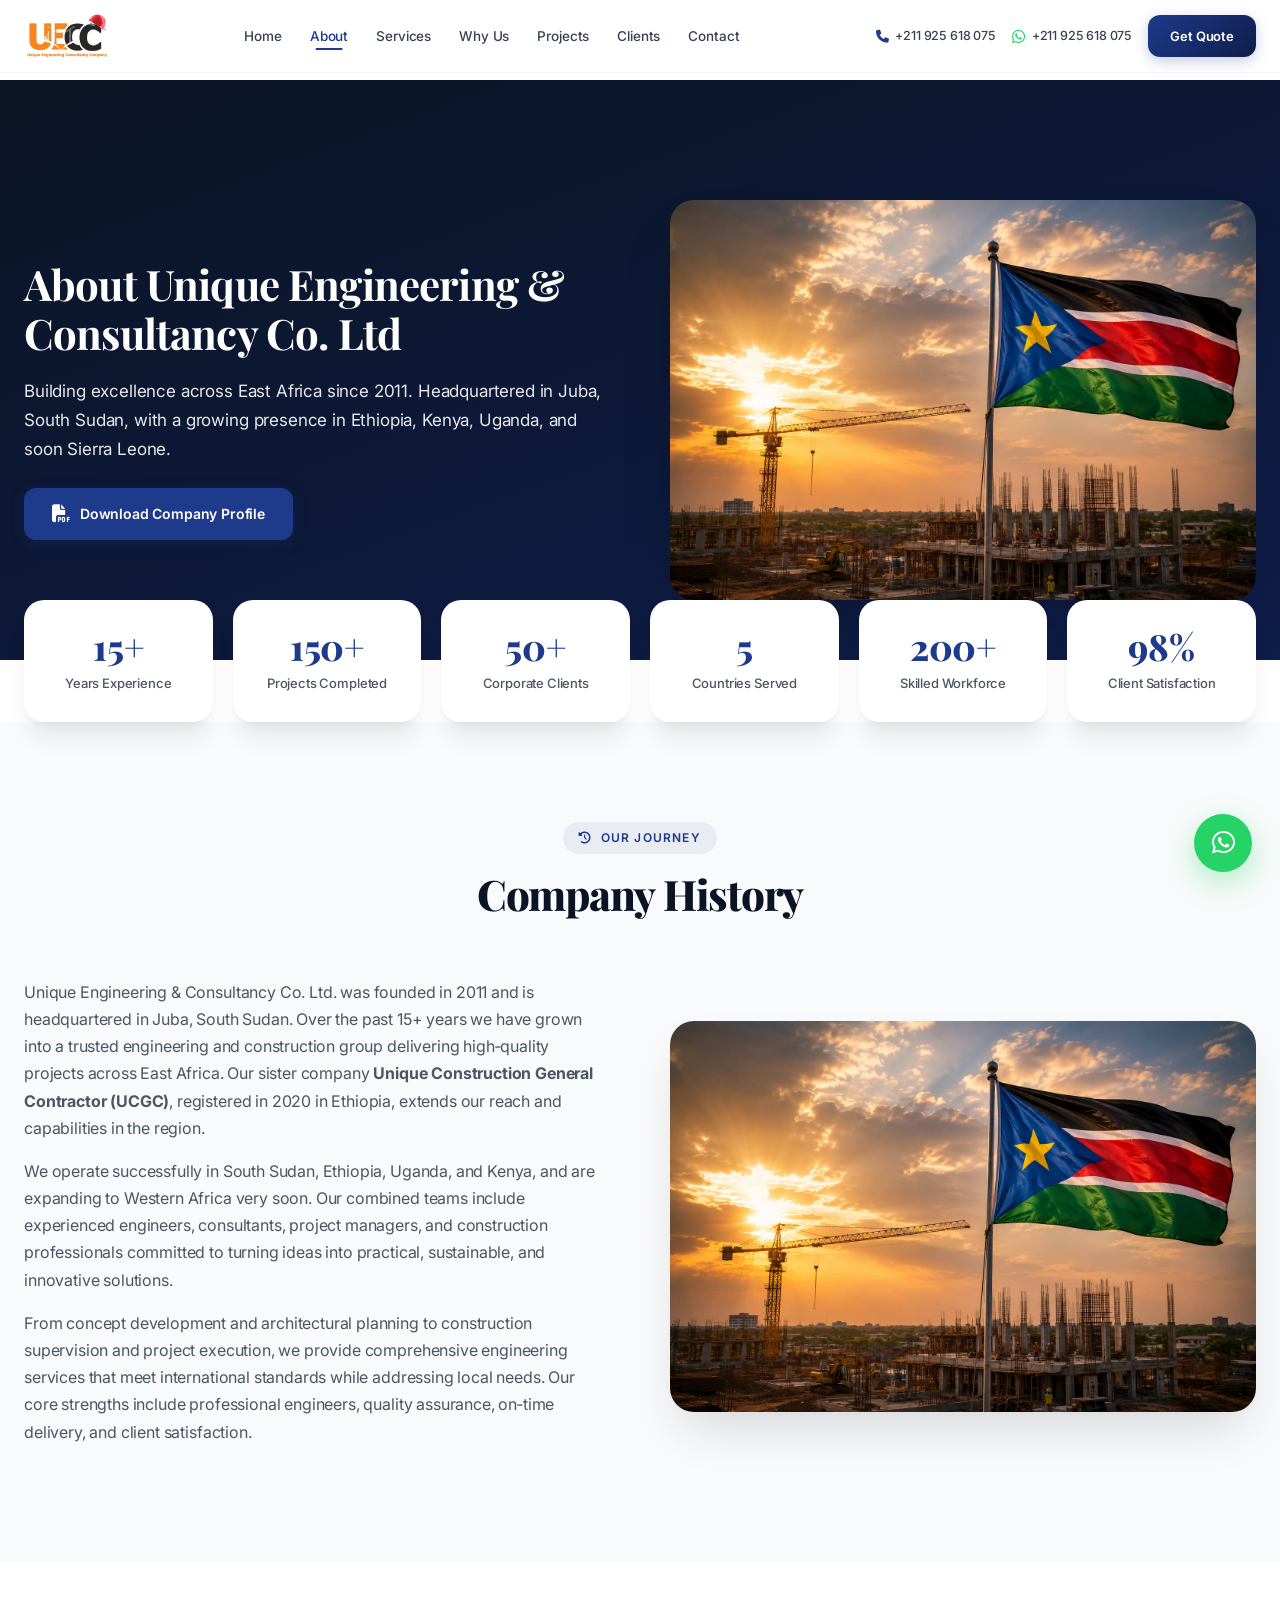
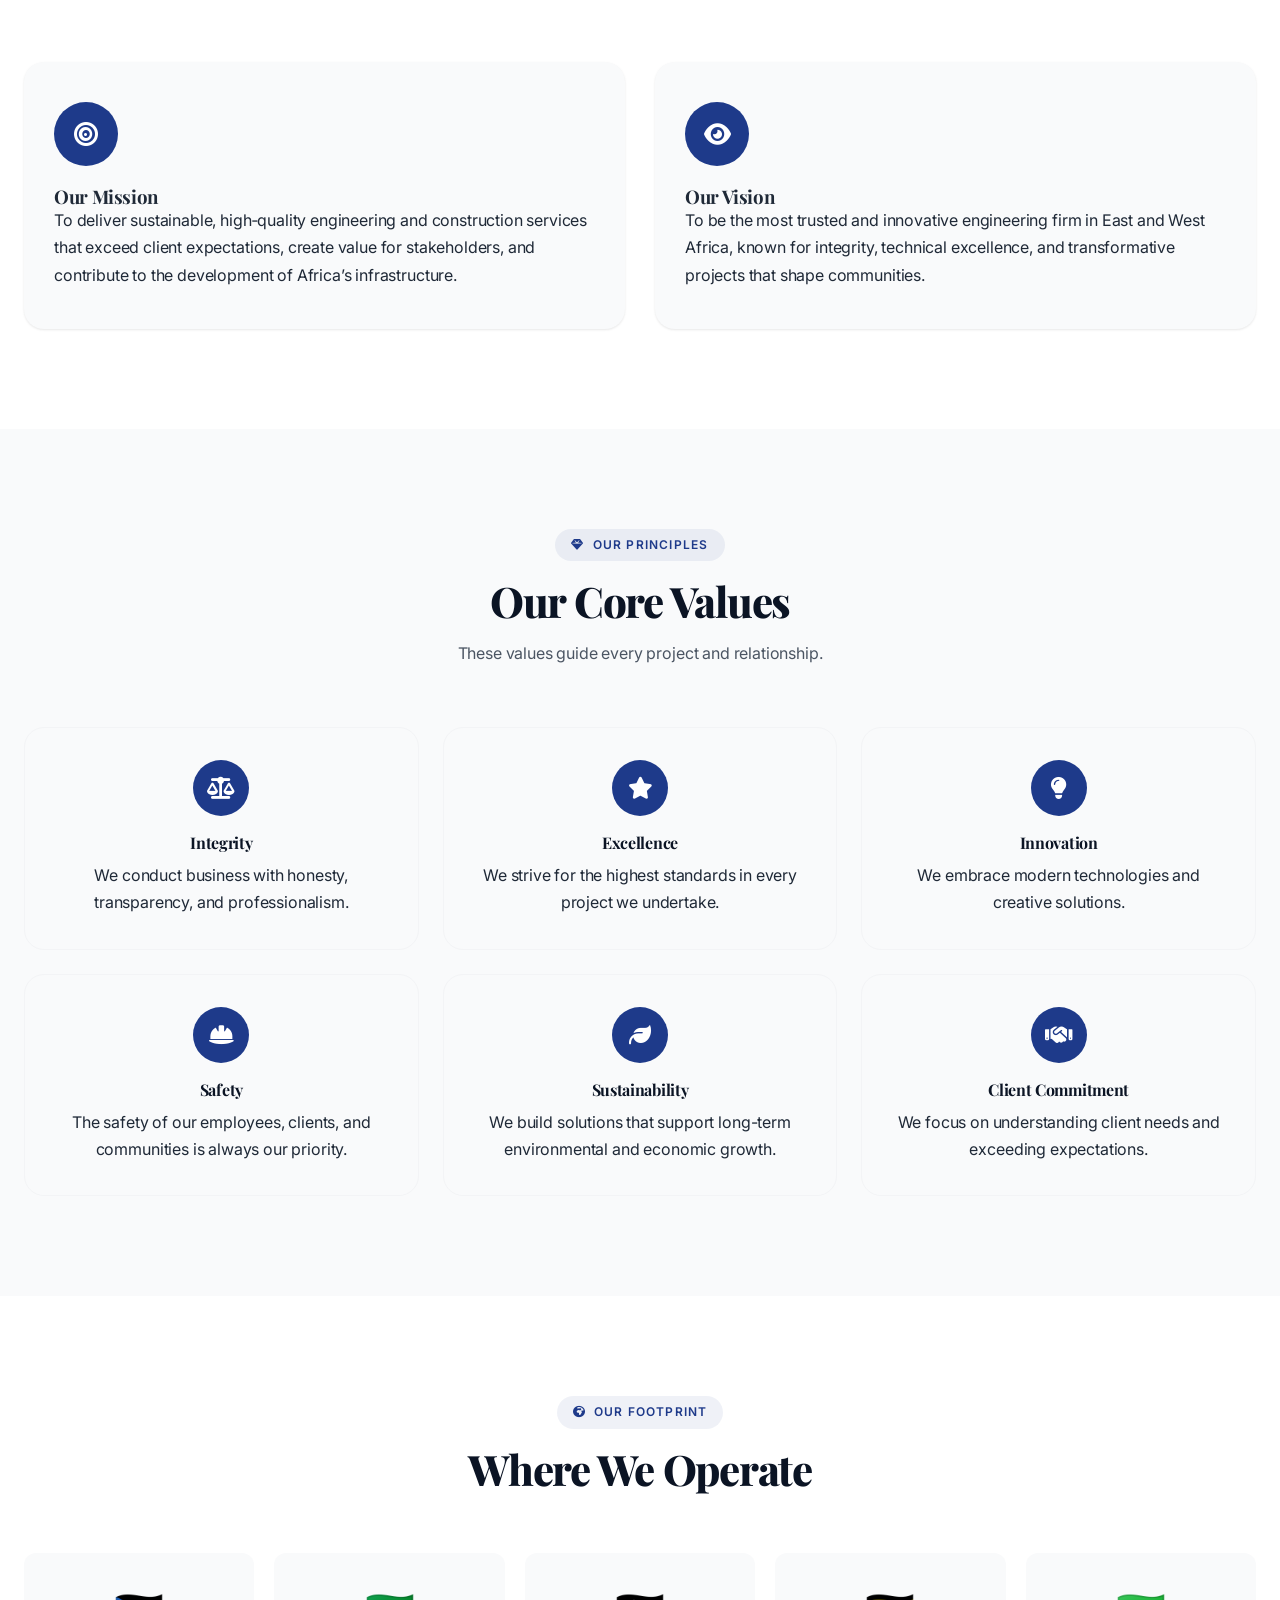
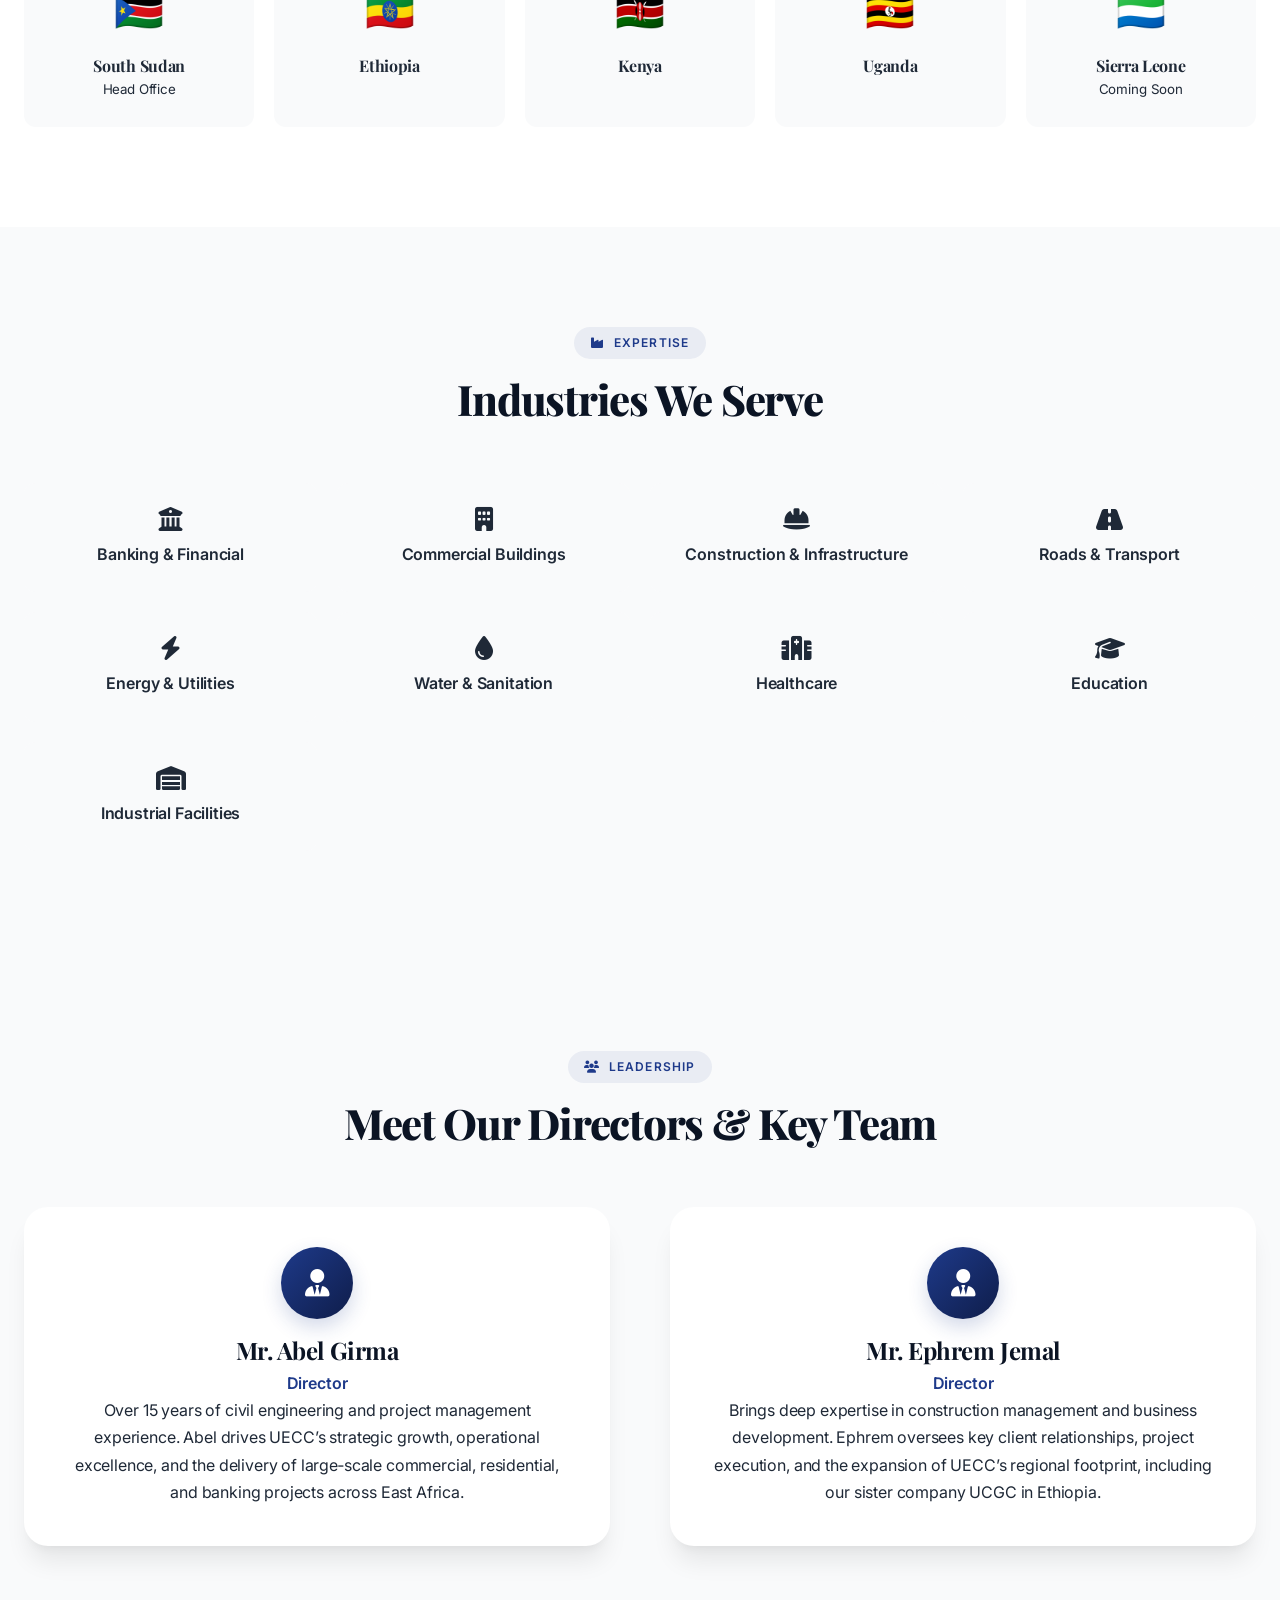
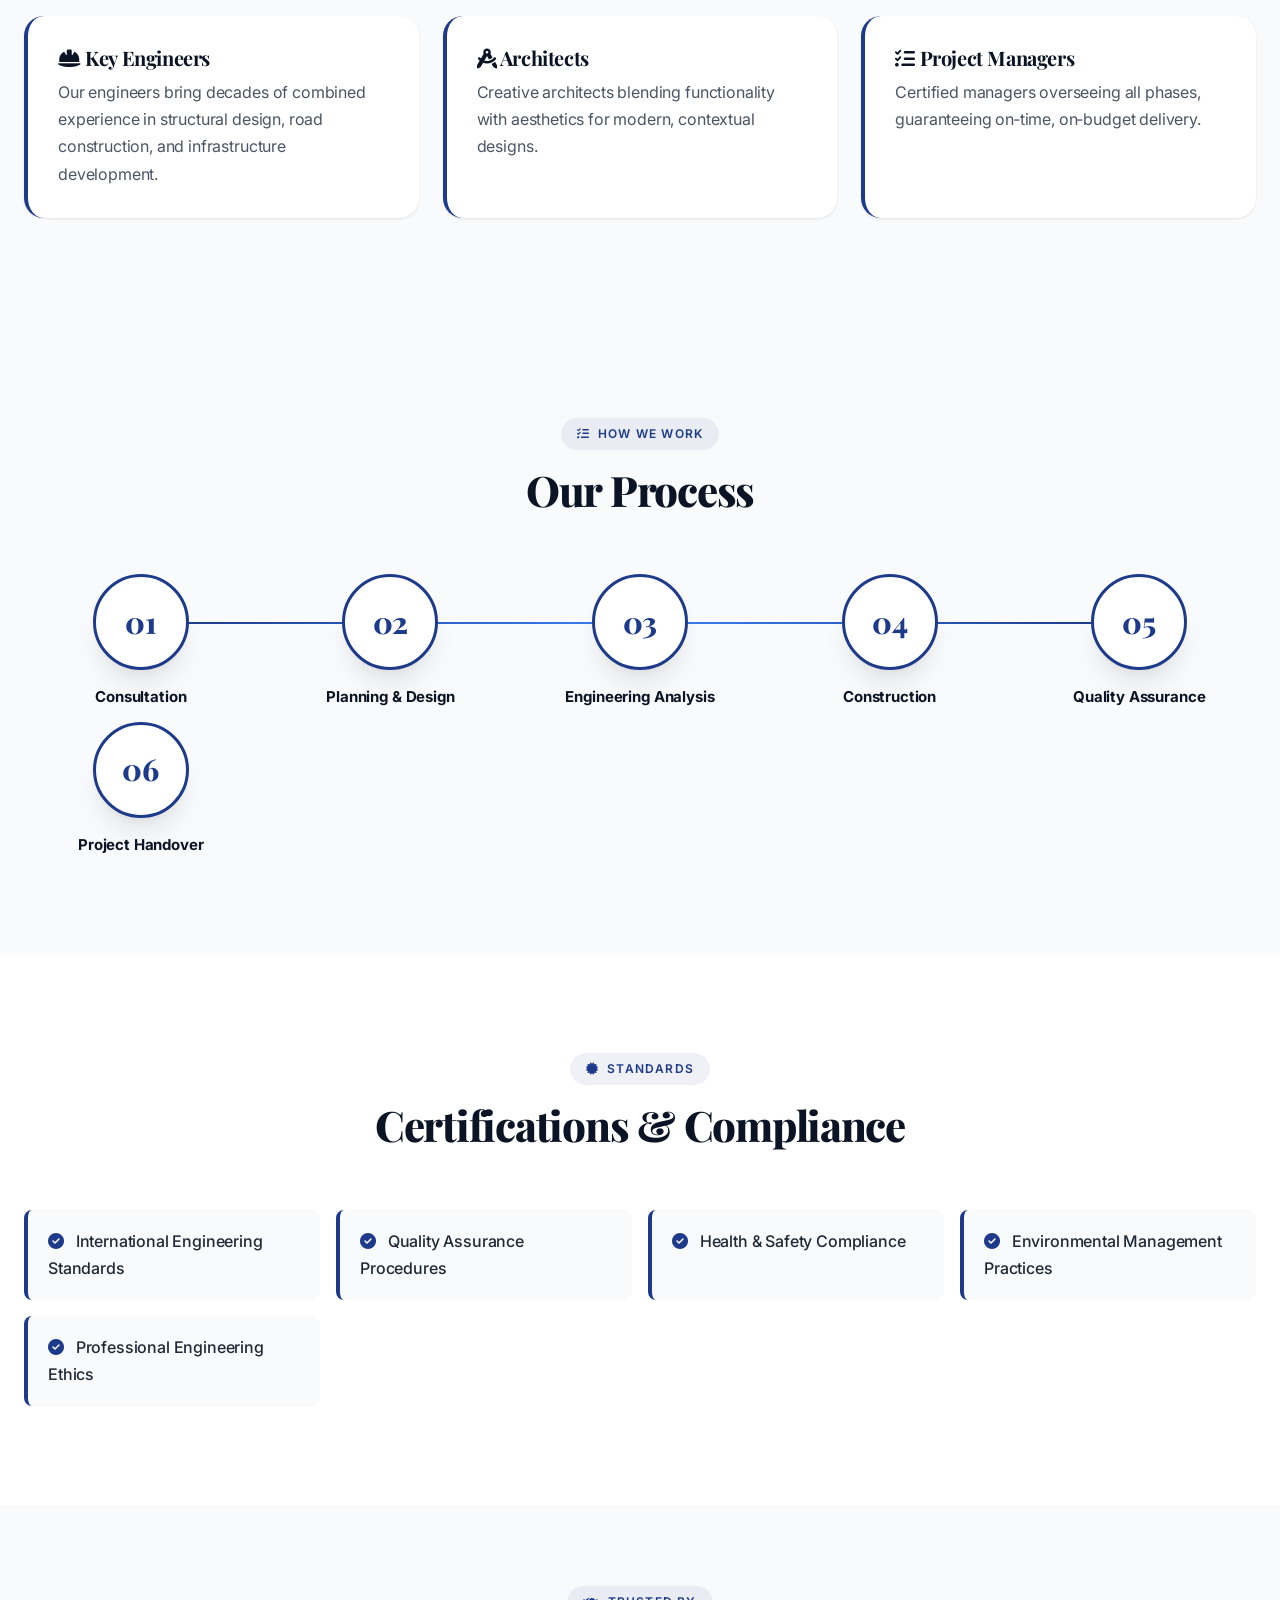
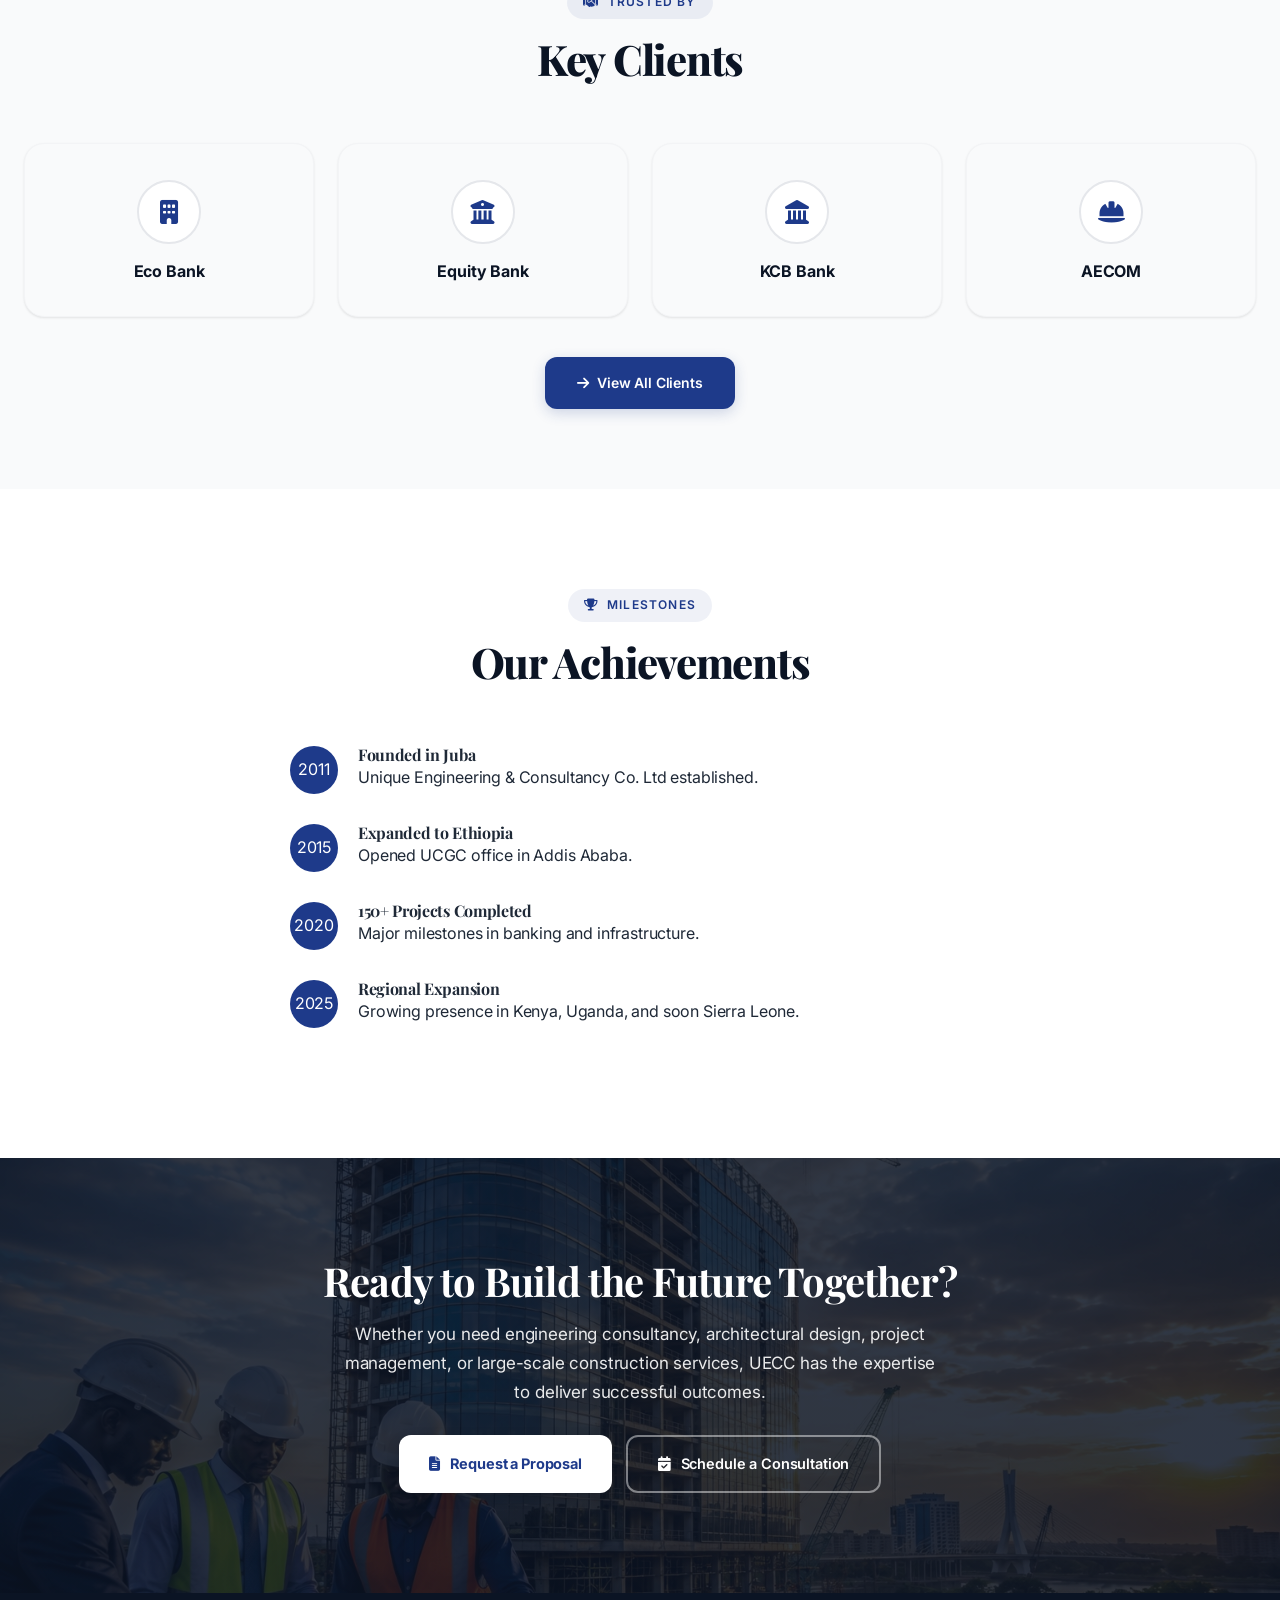
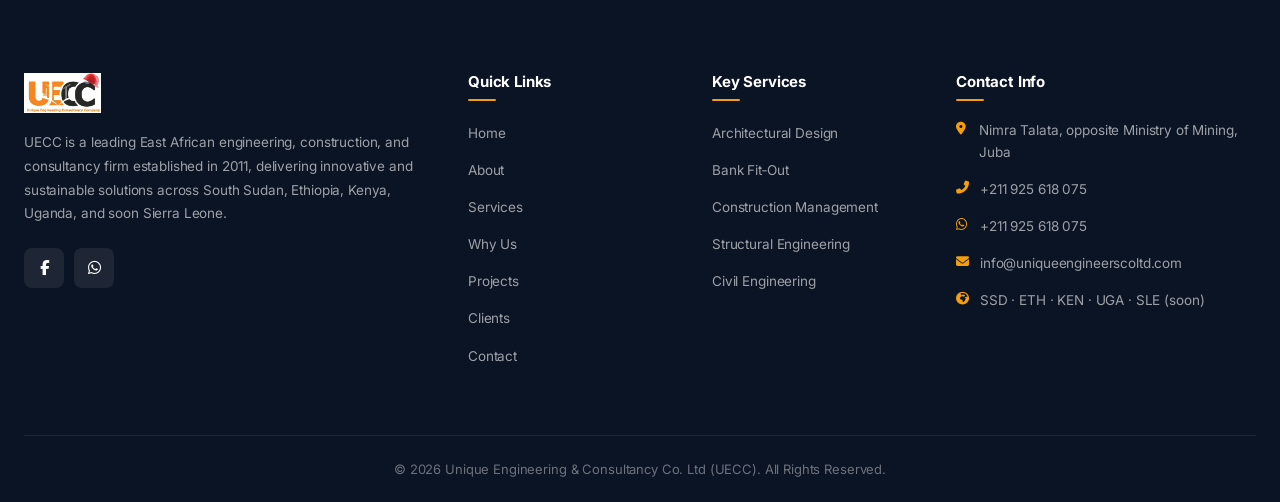
<file: about.html>
<!DOCTYPE html>
<html lang="en">
<head>
    <meta charset="UTF-8">
    <meta name="viewport" content="width=device-width, initial-scale=1.0">
    <title>About Us — Unique Engineering & Consultancy Co. Ltd</title>
    <meta name="description" content="Learn about UECC's history, mission, values, leadership, and regional expertise. A leading engineering firm in East Africa.">
    <link rel="preconnect" href="https://fonts.googleapis.com">
    <link rel="preconnect" href="https://fonts.gstatic.com" crossorigin>
    <link href="https://fonts.googleapis.com/css2?family=Inter:wght@300;400;500;600;700;800;900&family=Playfair+Display:ital,wght@0,400;0,500;0,600;0,700;0,800;0,900;1,400;1,500;1,600;1,700&display=swap" rel="stylesheet">
    <link rel="stylesheet" href="https://cdnjs.cloudflare.com/ajax/libs/font-awesome/6.5.1/css/all.min.css">
    <link rel="stylesheet" href="style.css">
    <style>
        /* Additional styles for new sections */
        .stats-grid {
            display: grid;
            grid-template-columns: repeat(6, 1fr);
            gap: 20px;
            margin-top: -40px;
            position: relative;
            z-index: 2;
        }
        .stat-box {
            background: white;
            padding: 28px 16px;
            border-radius: var(--radius-lg);
            box-shadow: var(--shadow-lg);
            text-align: center;
            transition: transform var(--transition);
        }
        .stat-box:hover { transform: translateY(-6px); }
        .stat-box .number {
            font-size: 36px;
            font-weight: 800;
            color: var(--primary);
            font-family: 'Playfair Display', serif;
            line-height: 1;
        }
        .stat-box .desc {
            font-size: 13px;
            color: var(--gray-600);
            margin-top: 8px;
            font-weight: 500;
        }

        .values-grid {
            display: grid;
            grid-template-columns: repeat(3, 1fr);
            gap: 24px;
        }
        .value-card {
            background: var(--gray-50);
            padding: 32px 24px;
            border-radius: var(--radius-lg);
            border: 1px solid var(--gray-100);
            transition: all var(--transition);
            text-align: center;
        }
        .value-card:hover {
            background: white;
            box-shadow: var(--shadow-lg);
            transform: translateY(-4px);
        }
        .value-card .icon {
            width: 56px;
            height: 56px;
            background: var(--primary);
            color: white;
            border-radius: 50%;
            display: flex;
            align-items: center;
            justify-content: center;
            margin: 0 auto 18px;
            font-size: 22px;
        }
        .value-card h4 { color: var(--navy); margin-bottom: 10px; }

        .regions-grid {
            display: grid;
            grid-template-columns: repeat(auto-fit, minmax(160px, 1fr));
            gap: 20px;
        }
        .region-card {
            text-align: center;
            background: var(--gray-50);
            padding: 24px 16px;
            border-radius: var(--radius);
            transition: var(--transition);
        }
        .region-card:hover { background: var(--primary); color: white; }
        .region-card .flag {
            font-size: 40px;
            margin-bottom: 12px;
        }
        .region-card h5 { font-size: 16px; }

        .industries-grid {
            display: grid;
            grid-template-columns: repeat(4, 1fr);
            gap: 20px;
        }
        .industry-item {
            background: var(--gray-50);
            padding: 24px;
            border-radius: var(--radius);
            text-align: center;
            font-weight: 600;
            transition: var(--transition);
        }
        .industry-item:hover {
            background: var(--primary);
            color: white;
        }
        .industry-item i { font-size: 24px; margin-bottom: 10px; display: block; }

        .certifications-grid {
            display: grid;
            grid-template-columns: repeat(auto-fit, minmax(250px, 1fr));
            gap: 16px;
            list-style: none;
        }
        .certifications-grid li {
            background: var(--gray-50);
            padding: 18px 20px;
            border-radius: var(--radius-sm);
            border-left: 4px solid var(--primary);
            font-weight: 500;
        }

        .ceo-message {
            background: var(--gray-50);
            padding: 100px 0;
        }
        .ceo-grid {
            display: grid;
            grid-template-columns: 1fr 2fr;
            gap: 50px;
            align-items: center;
        }
        .ceo-img {
            width: 200px;
            height: 200px;
            border-radius: 50%;
            object-fit: cover;
            border: 4px solid var(--primary);
            box-shadow: var(--shadow-lg);
        }
        .ceo-text blockquote {
            font-size: 18px;
            font-style: italic;
            color: var(--gray-700);
            margin-bottom: 20px;
            line-height: 1.7;
        }
        .ceo-text h4 { color: var(--navy); margin-bottom: 4px; }
        .ceo-text span { color: var(--primary); font-weight: 600; }

        /* Director icon styling */
.director-icon {
    width: 72px;
    height: 72px;
    background: linear-gradient(135deg, var(--primary), var(--primary-dark));
    border-radius: 50%;
    display: flex;
    align-items: center;
    justify-content: center;
    margin: 0 auto 18px;
    color: white;
    font-size: 28px;
    box-shadow: 0 8px 20px rgba(30,58,138,0.2);
}

/* Team roles full width row inside team-grid */
.team-roles {
    grid-column: 1 / -1;
    display: grid;
    grid-template-columns: repeat(3, 1fr);
    gap: 24px;
    margin-top: 10px;
}

        @media (max-width: 992px) {
            .stats-grid { grid-template-columns: repeat(3, 1fr); }
            .values-grid { grid-template-columns: 1fr 1fr; }
            .industries-grid { grid-template-columns: 1fr 1fr; }
            .ceo-grid { grid-template-columns: 1fr; text-align: center; }
            .ceo-img { margin: 0 auto; }
        }
        @media (max-width: 600px) {
            .stats-grid { grid-template-columns: 1fr 1fr; }
            .values-grid { grid-template-columns: 1fr; }
            .industries-grid { grid-template-columns: 1fr; }
        }
    </style>
</head>
<body>

    <!-- Navigation -->
    <nav class="navbar" id="navbar">
        <div class="nav-container">
            <a href="index.html" class="nav-logo">
                <img src="assets/uniquelogo.jpeg" alt="UECC Logo" class="logo-img">
            </a>
            <ul class="nav-links">
                <li><a href="index.html">Home</a></li>
                <li><a href="about.html" class="active">About</a></li>
                <li><a href="services.html">Services</a></li>
                <li><a href="whyus.html">Why Us</a></li>
                <li><a href="projects.html">Projects</a></li>
                <li><a href="clients.html">Clients</a></li>
                <li><a href="contact.html">Contact</a></li>
            </ul>
            <div class="nav-contact">
                <a href="tel:+211925618075" class="nav-phone"><i class="fas fa-phone"></i><span>+211 925 618 075</span></a>
                <a href="https://wa.me/211925618075" class="nav-whatsapp" target="_blank"><i class="fab fa-whatsapp"></i><span>+211 925 618 075</span></a>
                <a href="contact.html" class="btn-quote">Get Quote</a>
            </div>
            <button class="mobile-toggle" onclick="openMobileMenu()"><i class="fas fa-bars"></i></button>
        </div>
    </nav>
    <!-- Mobile Menu same as before -->
    <div class="mobile-menu-overlay" id="mobileOverlay" onclick="closeMobileMenu()"></div>
    <div class="mobile-menu" id="mobileMenu">
        <button class="mobile-menu-close" onclick="closeMobileMenu()"><i class="fas fa-times"></i></button>
        <ul class="mobile-menu-links">
            <li><a href="index.html" onclick="closeMobileMenu()">Home</a></li>
            <li><a href="about.html" onclick="closeMobileMenu()">About</a></li>
            <li><a href="services.html" onclick="closeMobileMenu()">Services</a></li>
            <li><a href="whyus.html" onclick="closeMobileMenu()">Why Us</a></li>
            <li><a href="projects.html" onclick="closeMobileMenu()">Projects</a></li>
            <li><a href="clients.html" onclick="closeMobileMenu()">Clients</a></li>
            <li><a href="contact.html" onclick="closeMobileMenu()">Contact</a></li>
            <li><a href="tel:+211925618075"><i class="fas fa-phone"></i> +211 925 618 075</a></li>
            <li><a href="https://wa.me/211925618075" target="_blank"><i class="fab fa-whatsapp"></i> +211 925 618 075</a></li>
        </ul>
        <a href="contact.html" class="btn-quote" style="display:block;text-align:center;margin-top:16px;" onclick="closeMobileMenu()">Get a Free Quote</a>
    </div>

    <!-- ===== 1. Hero Section (with half background image) ===== -->
    <section class="about-hero">
        <div class="about-hero-grid">
            <div class="about-hero-content reveal">
                <h1>About Unique Engineering & Consultancy Co. Ltd</h1>
                <p>Building excellence across East Africa since 2011. Headquartered in Juba, South Sudan, with a growing presence in Ethiopia, Kenya, Uganda, and soon Sierra Leone.</p>
                <a href="assets/company-profile.pdf" download class="btn-download-profile"><i class="fas fa-file-pdf"></i> Download Company Profile</a>
            </div>
            <div class="about-hero-image reveal reveal-delay-2">
                <img src="assets/aunique.jpg" alt="UECC Team">
            </div>
        </div>
    </section>

    <!-- ===== 2. Company Statistics ===== -->
    <section class="container" style="margin-top:-60px;">
        <div class="stats-grid reveal">
            <div class="stat-box"><div class="number counter" data-target="15">0</div><div class="desc">Years Experience</div></div>
            <div class="stat-box"><div class="number counter" data-target="150">0</div><div class="desc">Projects Completed</div></div>
            <div class="stat-box"><div class="number counter" data-target="50">0</div><div class="desc">Corporate Clients</div></div>
            <div class="stat-box"><div class="number">5</div><div class="desc">Countries Served</div></div>
            <div class="stat-box"><div class="number counter" data-target="200">0</div><div class="desc">Skilled Workforce</div></div>
            <div class="stat-box"><div class="number">98%</div><div class="desc">Client Satisfaction</div></div>
        </div>
    </section>

    <!-- ===== 3. Company History ===== -->
<section class="history-section">
    <div class="container">
        <div class="section-header reveal">
            <span class="section-badge"><i class="fas fa-history"></i> Our Journey</span>
            <h2 class="section-title">Company History</h2>
        </div>
        <div class="history-grid reveal">
            <div class="history-text">
                <p>Unique Engineering & Consultancy Co. Ltd. was founded in 2011 and is headquartered in Juba, South Sudan. Over the past 15+ years we have grown into a trusted engineering and construction group delivering high‑quality projects across East Africa. Our sister company <strong>Unique Construction General Contractor (UCGC)</strong>, registered in 2020 in Ethiopia, extends our reach and capabilities in the region.</p>
                <p>We operate successfully in South Sudan, Ethiopia, Uganda, and Kenya, and are expanding to Western Africa very soon. Our combined teams include experienced engineers, consultants, project managers, and construction professionals committed to turning ideas into practical, sustainable, and innovative solutions.</p>
                <p>From concept development and architectural planning to construction supervision and project execution, we provide comprehensive engineering services that meet international standards while addressing local needs. Our core strengths include professional engineers, quality assurance, on‑time delivery, and client satisfaction.</p>
            </div>
            <div class="history-image reveal reveal-delay-2">
                <img src="assets/aunique.jpg" alt="UECC History" style="width:100%; border-radius:var(--radius-xl); box-shadow:var(--shadow-xl);">
            </div>
        </div>
    </div>
</section>

    <!-- ===== 4. Mission & Vision ===== -->
    <section class="mission-vision">
        <div class="container">
            <div class="mv-grid">
                <div class="mv-card reveal reveal-delay-1">
                    <div class="mv-icon"><i class="fas fa-bullseye"></i></div>
                    <h3>Our Mission</h3>
                    <p>To deliver sustainable, high‑quality engineering and construction services that exceed client expectations, create value for stakeholders, and contribute to the development of Africa’s infrastructure.</p>
                </div>
                <div class="mv-card reveal reveal-delay-2">
                    <div class="mv-icon"><i class="fas fa-eye"></i></div>
                    <h3>Our Vision</h3>
                    <p>To be the most trusted and innovative engineering firm in East and West Africa, known for integrity, technical excellence, and transformative projects that shape communities.</p>
                </div>
            </div>
        </div>
    </section>

    <!-- ===== 5. Core Values ===== -->
    <section class="core-values" style="padding: 100px 0; background: var(--gray-50);">
        <div class="container">
            <div class="section-header reveal">
                <span class="section-badge"><i class="fas fa-gem"></i> Our Principles</span>
                <h2 class="section-title">Our Core Values</h2>
                <p class="section-subtitle">These values guide every project and relationship.</p>
            </div>
            <div class="values-grid">
                <div class="value-card reveal reveal-delay-1">
                    <div class="icon"><i class="fas fa-balance-scale"></i></div>
                    <h4>Integrity</h4>
                    <p>We conduct business with honesty, transparency, and professionalism.</p>
                </div>
                <div class="value-card reveal reveal-delay-2">
                    <div class="icon"><i class="fas fa-star"></i></div>
                    <h4>Excellence</h4>
                    <p>We strive for the highest standards in every project we undertake.</p>
                </div>
                <div class="value-card reveal reveal-delay-3">
                    <div class="icon"><i class="fas fa-lightbulb"></i></div>
                    <h4>Innovation</h4>
                    <p>We embrace modern technologies and creative solutions.</p>
                </div>
                <div class="value-card reveal reveal-delay-4">
                    <div class="icon"><i class="fas fa-hard-hat"></i></div>
                    <h4>Safety</h4>
                    <p>The safety of our employees, clients, and communities is always our priority.</p>
                </div>
                <div class="value-card reveal reveal-delay-1">
                    <div class="icon"><i class="fas fa-leaf"></i></div>
                    <h4>Sustainability</h4>
                    <p>We build solutions that support long-term environmental and economic growth.</p>
                </div>
                <div class="value-card reveal reveal-delay-2">
                    <div class="icon"><i class="fas fa-handshake"></i></div>
                    <h4>Client Commitment</h4>
                    <p>We focus on understanding client needs and exceeding expectations.</p>
                </div>
            </div>
        </div>
    </section>

    <!-- ===== 6. Regional Presence ===== -->
    <section class="regions" style="padding: 100px 0;">
        <div class="container">
            <div class="section-header reveal">
                <span class="section-badge"><i class="fas fa-globe-africa"></i> Our Footprint</span>
                <h2 class="section-title">Where We Operate</h2>
            </div>
            <div class="regions-grid reveal">
                <div class="region-card"><div class="flag">🇸🇸</div><h5>South Sudan</h5><small>Head Office</small></div>
                <div class="region-card"><div class="flag">🇪🇹</div><h5>Ethiopia</h5></div>
                <div class="region-card"><div class="flag">🇰🇪</div><h5>Kenya</h5></div>
                <div class="region-card"><div class="flag">🇺🇬</div><h5>Uganda</h5></div>
                <div class="region-card"><div class="flag">🇸🇱</div><h5>Sierra Leone</h5><small>Coming Soon</small></div>
            </div>
        </div>
    </section>

    <!-- ===== 7. Industries We Serve ===== -->
    <section class="industries" style="padding: 100px 0; background: var(--gray-50);">
        <div class="container">
            <div class="section-header reveal">
                <span class="section-badge"><i class="fas fa-industry"></i> Expertise</span>
                <h2 class="section-title">Industries We Serve</h2>
            </div>
            <div class="industries-grid reveal">
                <div class="industry-item"><i class="fas fa-university"></i> Banking & Financial</div>
                <div class="industry-item"><i class="fas fa-building"></i> Commercial Buildings</div>
                <div class="industry-item"><i class="fas fa-hard-hat"></i> Construction & Infrastructure</div>
                <div class="industry-item"><i class="fas fa-road"></i> Roads & Transport</div>
                <div class="industry-item"><i class="fas fa-bolt"></i> Energy & Utilities</div>
                <div class="industry-item"><i class="fas fa-tint"></i> Water & Sanitation</div>
                <div class="industry-item"><i class="fas fa-hospital"></i> Healthcare</div>
                <div class="industry-item"><i class="fas fa-graduation-cap"></i> Education</div>
                <div class="industry-item"><i class="fas fa-warehouse"></i> Industrial Facilities</div>
            </div>
        </div>
    </section>

    <!-- ===== 8. Leadership & Team ===== -->
<section class="team-section" style="padding: 100px 0;">
    <div class="container">
        <div class="section-header reveal">
            <span class="section-badge"><i class="fas fa-users"></i> Leadership</span>
            <h2 class="section-title">Meet Our Directors &amp; Key Team</h2>
        </div>

        <div class="team-grid">
            <!-- Director 1 -->
            <div class="team-member-card reveal reveal-delay-1">
                <div class="director-icon"><i class="fas fa-user-tie"></i></div>
                <h3>Mr. Abel Girma</h3>
                <div class="role">Director</div>
                <p>Over 15 years of civil engineering and project management experience. Abel drives UECC’s strategic growth, operational excellence, and the delivery of large‑scale commercial, residential, and banking projects across East Africa.</p>
            </div>
            <!-- Director 2 -->
            <div class="team-member-card reveal reveal-delay-1">
                <div class="director-icon"><i class="fas fa-user-tie"></i></div>
                <h3>Mr. Ephrem Jemal</h3>
                <div class="role">Director</div>
                <p>Brings deep expertise in construction management and business development. Ephrem oversees key client relationships, project execution, and the expansion of UECC’s regional footprint, including our sister company UCGC in Ethiopia.</p>
            </div>

            <!-- Key Team Roles (full width row) -->
            <div class="team-roles reveal reveal-delay-2">
                <div class="expertise-item">
                    <h4><i class="fas fa-hard-hat"></i> Key Engineers</h4>
                    <p>Our engineers bring decades of combined experience in structural design, road construction, and infrastructure development.</p>
                </div>
                <div class="expertise-item">
                    <h4><i class="fas fa-drafting-compass"></i> Architects</h4>
                    <p>Creative architects blending functionality with aesthetics for modern, contextual designs.</p>
                </div>
                <div class="expertise-item">
                    <h4><i class="fas fa-tasks"></i> Project Managers</h4>
                    <p>Certified managers overseeing all phases, guaranteeing on‑time, on‑budget delivery.</p>
                </div>
            </div>
        </div>
    </div>
</section>
    
    <!-- ===== 9. Work Process ===== -->
    <section class="process" style="padding: 100px 0; background: var(--gray-50);">
        <div class="container">
            <div class="section-header reveal">
                <span class="section-badge"><i class="fas fa-tasks"></i> How We Work</span>
                <h2 class="section-title">Our Process</h2>
            </div>
            <div class="process-grid">
                <div class="process-step reveal reveal-delay-1"><div class="process-number">01</div><h4>Consultation</h4></div>
                <div class="process-step reveal reveal-delay-2"><div class="process-number">02</div><h4>Planning & Design</h4></div>
                <div class="process-step reveal reveal-delay-3"><div class="process-number">03</div><h4>Engineering Analysis</h4></div>
                <div class="process-step reveal reveal-delay-4"><div class="process-number">04</div><h4>Construction</h4></div>
                <div class="process-step reveal reveal-delay-4"><div class="process-number">05</div><h4>Quality Assurance</h4></div>
                <div class="process-step reveal reveal-delay-4"><div class="process-number">06</div><h4>Project Handover</h4></div>
            </div>
        </div>
    </section>

    <!-- ===== 10. Certifications & Compliance ===== -->
    <section class="certifications" style="padding: 100px 0;">
        <div class="container">
            <div class="section-header reveal">
                <span class="section-badge"><i class="fas fa-certificate"></i> Standards</span>
                <h2 class="section-title">Certifications & Compliance</h2>
            </div>
            <ul class="certifications-grid reveal">
                <li><i class="fas fa-check-circle" style="color: var(--primary); margin-right: 8px;"></i> International Engineering Standards</li>
                <li><i class="fas fa-check-circle" style="color: var(--primary); margin-right: 8px;"></i> Quality Assurance Procedures</li>
                <li><i class="fas fa-check-circle" style="color: var(--primary); margin-right: 8px;"></i> Health & Safety Compliance</li>
                <li><i class="fas fa-check-circle" style="color: var(--primary); margin-right: 8px;"></i> Environmental Management Practices</li>
                <li><i class="fas fa-check-circle" style="color: var(--primary); margin-right: 8px;"></i> Professional Engineering Ethics</li>
            </ul>
        </div>
    </section>

    <!-- ===== 11. Key Clients Preview ===== -->
    <section class="clients" style="padding: 80px 0; background: var(--gray-50);">
        <div class="container">
            <div class="section-header reveal">
                <span class="section-badge"><i class="fas fa-handshake"></i> Trusted By</span>
                <h2 class="section-title">Key Clients</h2>
            </div>
            <div class="clients-grid">
                <div class="client-card reveal reveal-delay-1"><div class="client-logo"><i class="fas fa-building"></i></div><h4>Eco Bank</h4></div>
                <div class="client-card reveal reveal-delay-2"><div class="client-logo"><i class="fas fa-university"></i></div><h4>Equity Bank</h4></div>
                <div class="client-card reveal reveal-delay-3"><div class="client-logo"><i class="fas fa-landmark"></i></div><h4>KCB Bank</h4></div>
                <div class="client-card reveal reveal-delay-4"><div class="client-logo"><i class="fas fa-hard-hat"></i></div><h4>AECOM</h4></div>
            </div>
            <div class="client-cta reveal">
                <a href="clients.html" class="btn-clients-action"><i class="fas fa-arrow-right"></i> View All Clients</a>
            </div>
        </div>
    </section>

    <!-- ===== 12. Achievements & Milestones ===== -->
    <section class="achievements" style="padding: 100px 0;">
        <div class="container">
            <div class="section-header reveal">
                <span class="section-badge"><i class="fas fa-trophy"></i> Milestones</span>
                <h2 class="section-title">Our Achievements</h2>
            </div>
            <div class="timeline" style="max-width: 700px; margin: 0 auto;">
                <div class="timeline-item reveal" style="display: flex; gap: 20px; margin-bottom: 30px;">
                    <div style="background: var(--primary); color: white; width: 48px; height: 48px; border-radius: 50%; display: flex; align-items: center; justify-content: center; flex-shrink: 0;">2011</div>
                    <div><h4>Founded in Juba</h4><p>Unique Engineering & Consultancy Co. Ltd established.</p></div>
                </div>
                <div class="timeline-item reveal" style="display: flex; gap: 20px; margin-bottom: 30px;">
                    <div style="background: var(--primary); color: white; width: 48px; height: 48px; border-radius: 50%; display: flex; align-items: center; justify-content: center; flex-shrink: 0;">2015</div>
                    <div><h4>Expanded to Ethiopia</h4><p>Opened UCGC office in Addis Ababa.</p></div>
                </div>
                <div class="timeline-item reveal" style="display: flex; gap: 20px; margin-bottom: 30px;">
                    <div style="background: var(--primary); color: white; width: 48px; height: 48px; border-radius: 50%; display: flex; align-items: center; justify-content: center; flex-shrink: 0;">2020</div>
                    <div><h4>150+ Projects Completed</h4><p>Major milestones in banking and infrastructure.</p></div>
                </div>
                <div class="timeline-item reveal" style="display: flex; gap: 20px; margin-bottom: 30px;">
                    <div style="background: var(--primary); color: white; width: 48px; height: 48px; border-radius: 50%; display: flex; align-items: center; justify-content: center; flex-shrink: 0;">2025</div>
                    <div><h4>Regional Expansion</h4><p>Growing presence in Kenya, Uganda, and soon Sierra Leone.</p></div>
                </div>
            </div>
        </div>
    </section>

    <!-- ===== 14. Final CTA ===== -->
    <section class="cta-about">
        <div class="container reveal">
            <h2>Ready to Build the Future Together?</h2>
            <p>Whether you need engineering consultancy, architectural design, project management, or large-scale construction services, UECC has the expertise to deliver successful outcomes.</p>
            <div class="cta-buttons" style="justify-content: center;">
                <a href="contact.html" class="btn-white"><i class="fas fa-file-alt"></i> Request a Proposal</a>
                <a href="contact.html" class="btn-outline-white"><i class="fas fa-calendar-check"></i> Schedule a Consultation</a>
            </div>
        </div>
    </section>

    <!-- Footer -->
    <footer>
        <div class="container">
            <div class="footer-grid">
                <div class="footer-brand">
                    <a href="index.html" class="nav-logo"><img src="assets/uniquelogo.jpeg" alt="UECC Logo" class="logo-img"></a>
                    <p>UECC is a leading East African engineering, construction, and consultancy firm established in 2011, delivering innovative and sustainable solutions across South Sudan, Ethiopia, Kenya, Uganda, and soon Sierra Leone.</p>
                    <div class="contact-social" style="margin-top:22px;">
                        <a href="https://www.facebook.com/p/Unique-Engineering-consultancy-Co-Ltd-100063910663407/"
   target="_blank"
   rel="noopener noreferrer"
   class="social-link"
   aria-label="Facebook">
    <i class="fab fa-facebook-f"></i>
</a>

<!-- WhatsApp -->
<a href="https://wa.me/211925618075"
   target="_blank"
   rel="noopener noreferrer"
   class="social-link"
   aria-label="WhatsApp">
    <i class="fab fa-whatsapp"></i>
</a>
                    </div>
                </div>
                <div class="footer-col">
                    <h4>Quick Links</h4>
                    <ul class="footer-links">
                        <li><a href="index.html">Home</a></li>
                        <li><a href="about.html">About</a></li>
                        <li><a href="services.html">Services</a></li>
                        <li><a href="whyus.html">Why Us</a></li>
                        <li><a href="projects.html">Projects</a></li>
                        <li><a href="clients.html">Clients</a></li>
                        <li><a href="contact.html">Contact</a></li>
                    </ul>
                </div>
                <div class="footer-col">
                    <h4>Key Services</h4>
                    <ul class="footer-links">
                        <li><a href="services.html">Architectural Design</a></li>
                        <li><a href="services.html">Bank Fit‑Out</a></li>
                        <li><a href="services.html">Construction Management</a></li>
                        <li><a href="services.html">Structural Engineering</a></li>
                        <li><a href="services.html">Civil Engineering</a></li>
                    </ul>
                </div>
                  <div class="footer-col">
                    <h4>Contact Info</h4>
                    <div class="footer-contact-item"><i class="fas fa-map-marker-alt"></i><span>Nimra Talata, opposite Ministry of Mining, Juba</span></div>
                    <div class="footer-contact-item"><i class="fas fa-phone-alt"></i><a href="tel:+211925618075">+211 925 618 075</a></div>
                    <div class="footer-contact-item"><i class="fab fa-whatsapp"></i><a href="https://wa.me/211925618075">+211 925 618 075</a></div>
                    <div class="footer-contact-item"><i class="fas fa-envelope"></i><a href="mailto:info@uniqueengineerscoltd.com">info@uniqueengineerscoltd.com</a></div>
                    <div class="footer-contact-item"><i class="fas fa-globe-africa"></i><span>SSD · ETH · KEN · UGA · SLE (soon)</span></div>
                </div>
            </div>
            <div class="footer-bottom">
                <p>&copy; 2026 Unique Engineering & Consultancy Co. Ltd (UECC). All Rights Reserved.</p>
            </div>
        </div>
    </footer>

    <div class="whatsapp-float"><a href="https://wa.me/211925618075" target="_blank"><i class="fab fa-whatsapp"></i></a></div>
    <button class="back-to-top" id="backToTop" onclick="scrollToTop()"><i class="fas fa-arrow-up"></i></button>

    <script src="script.js"></script>
</body>
</html>
</file>
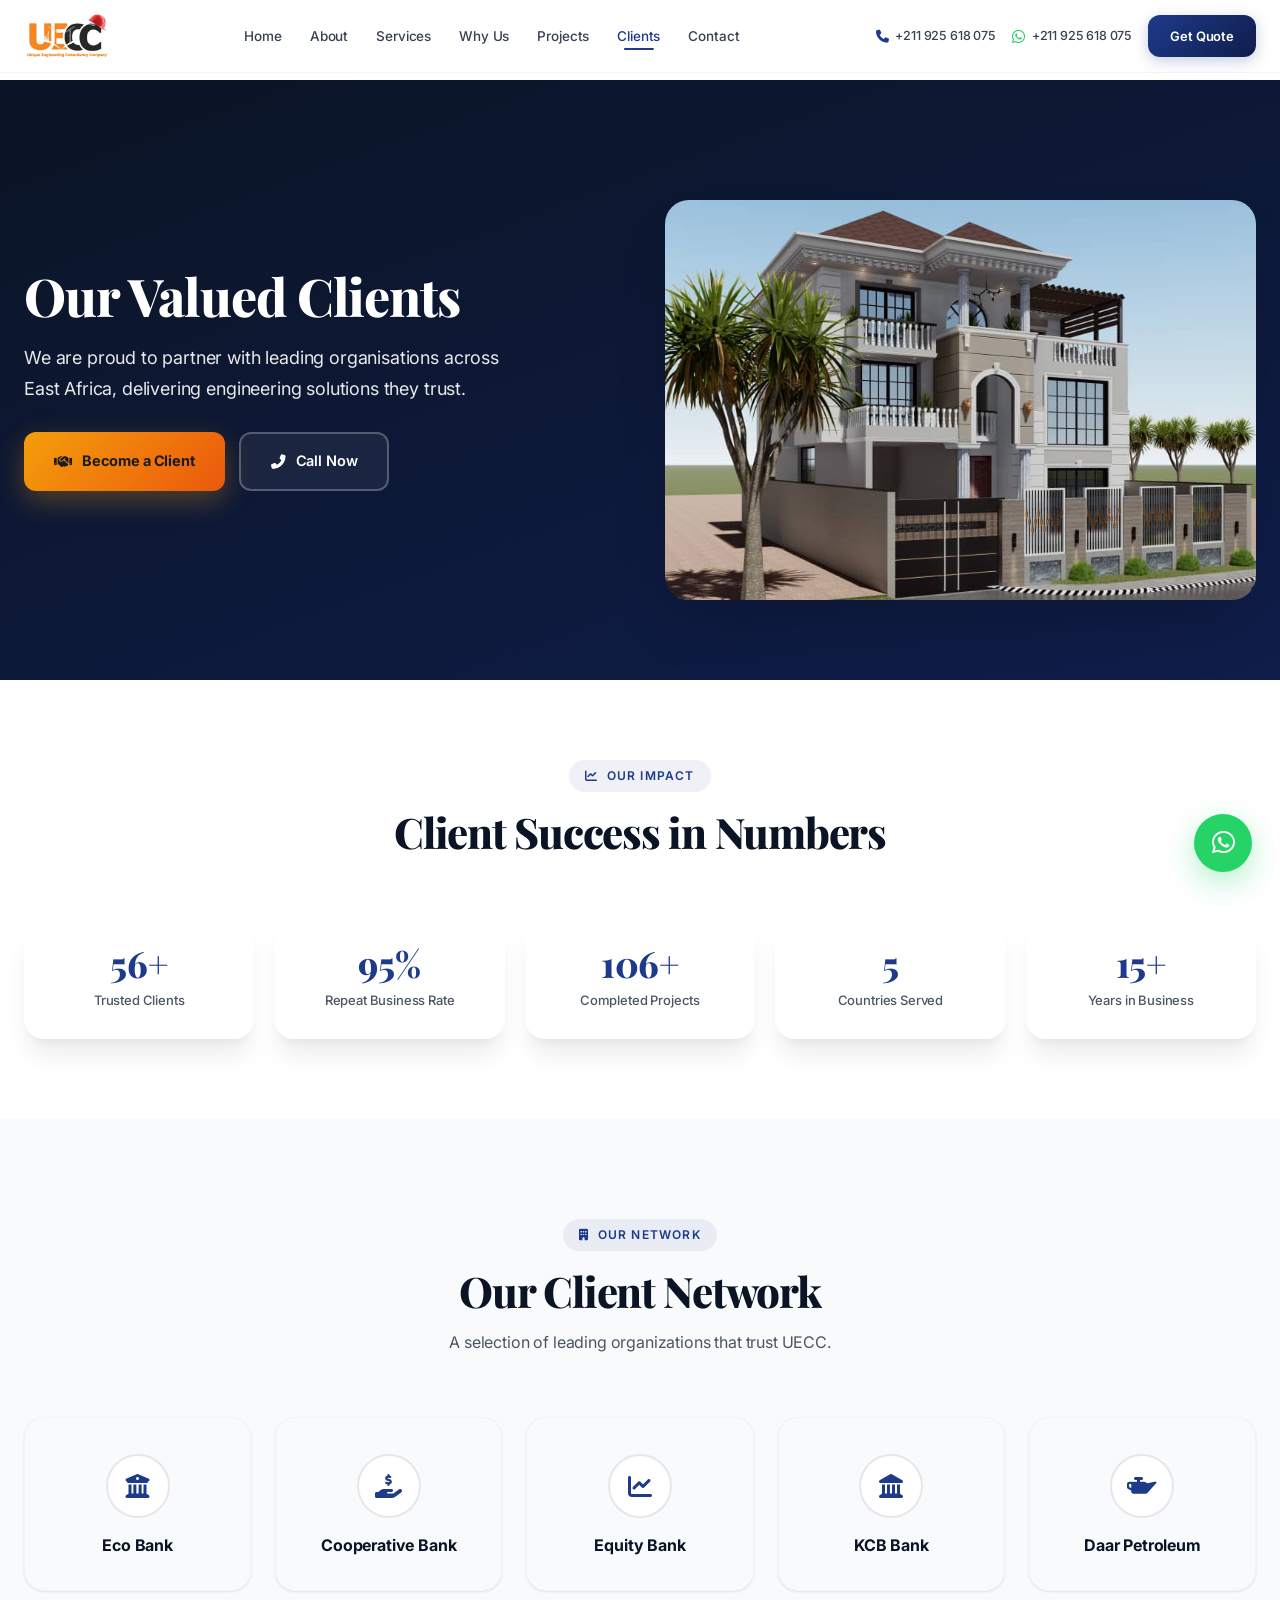
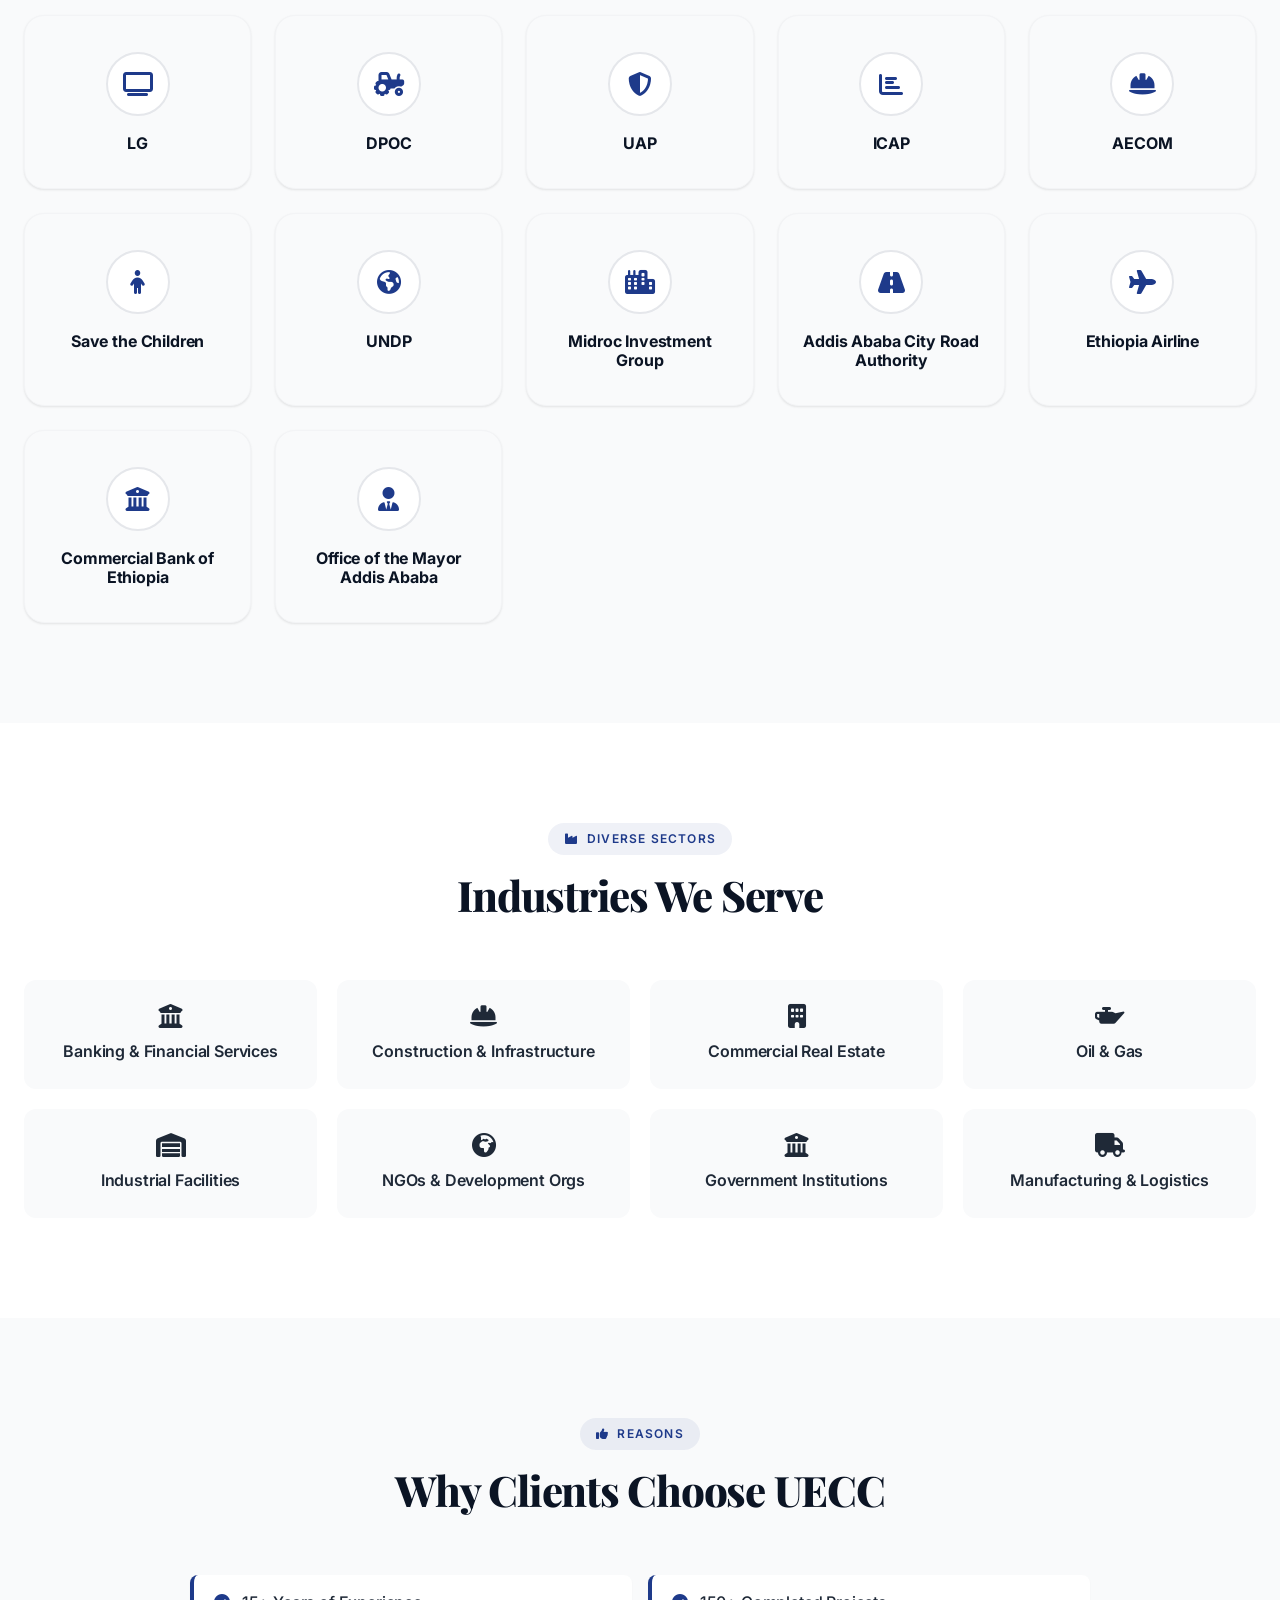
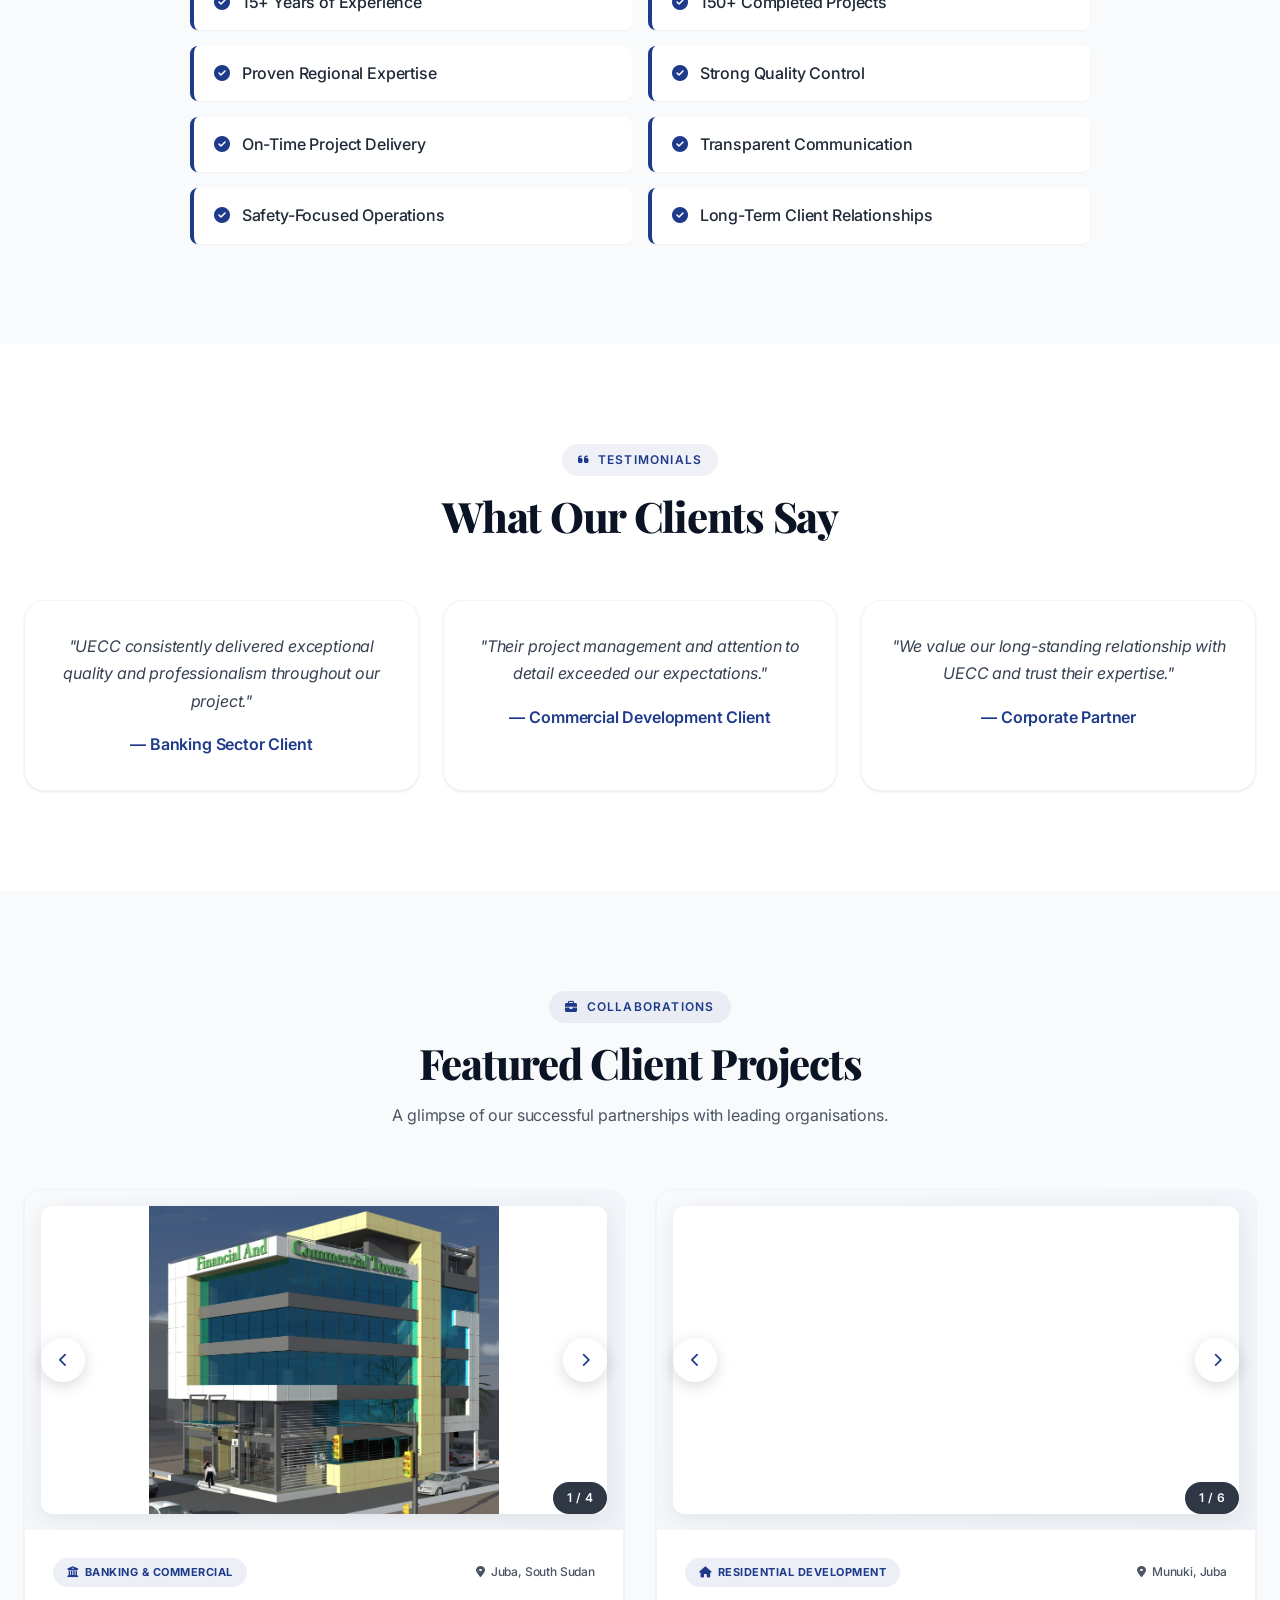
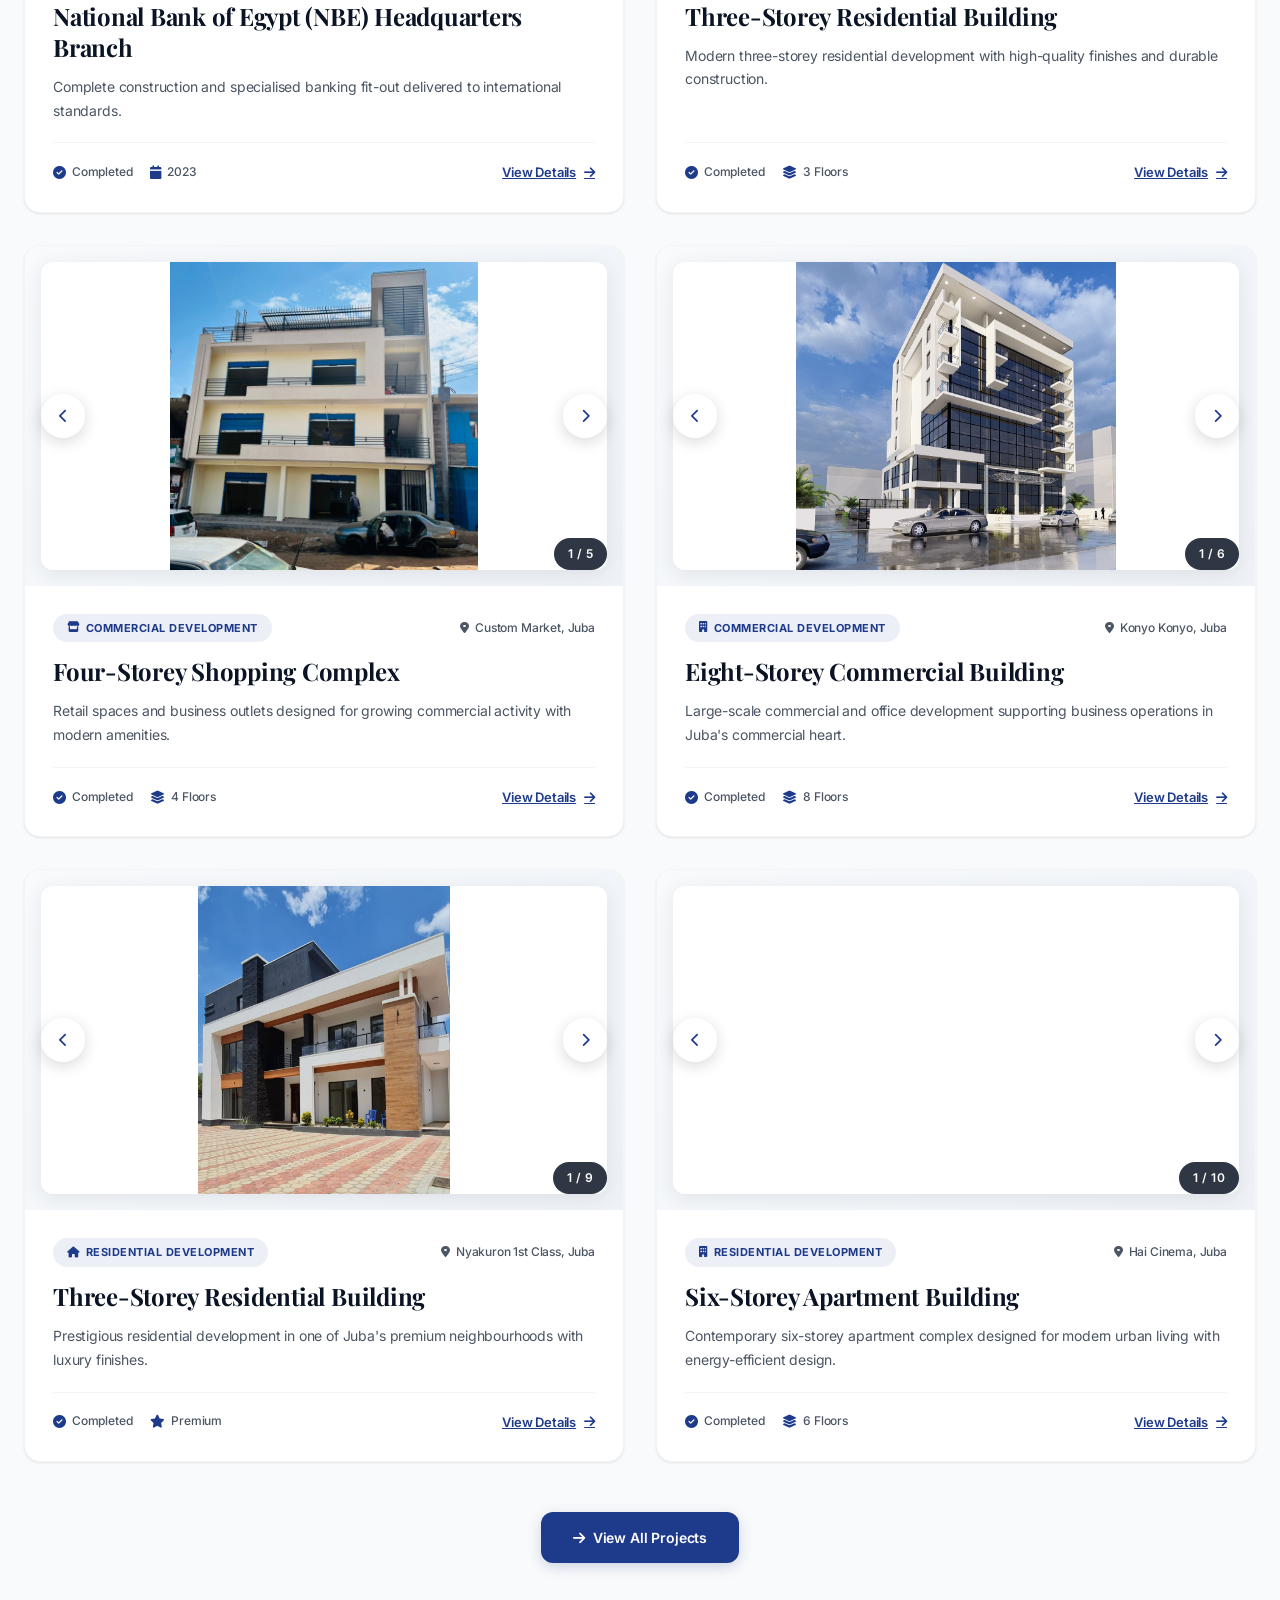
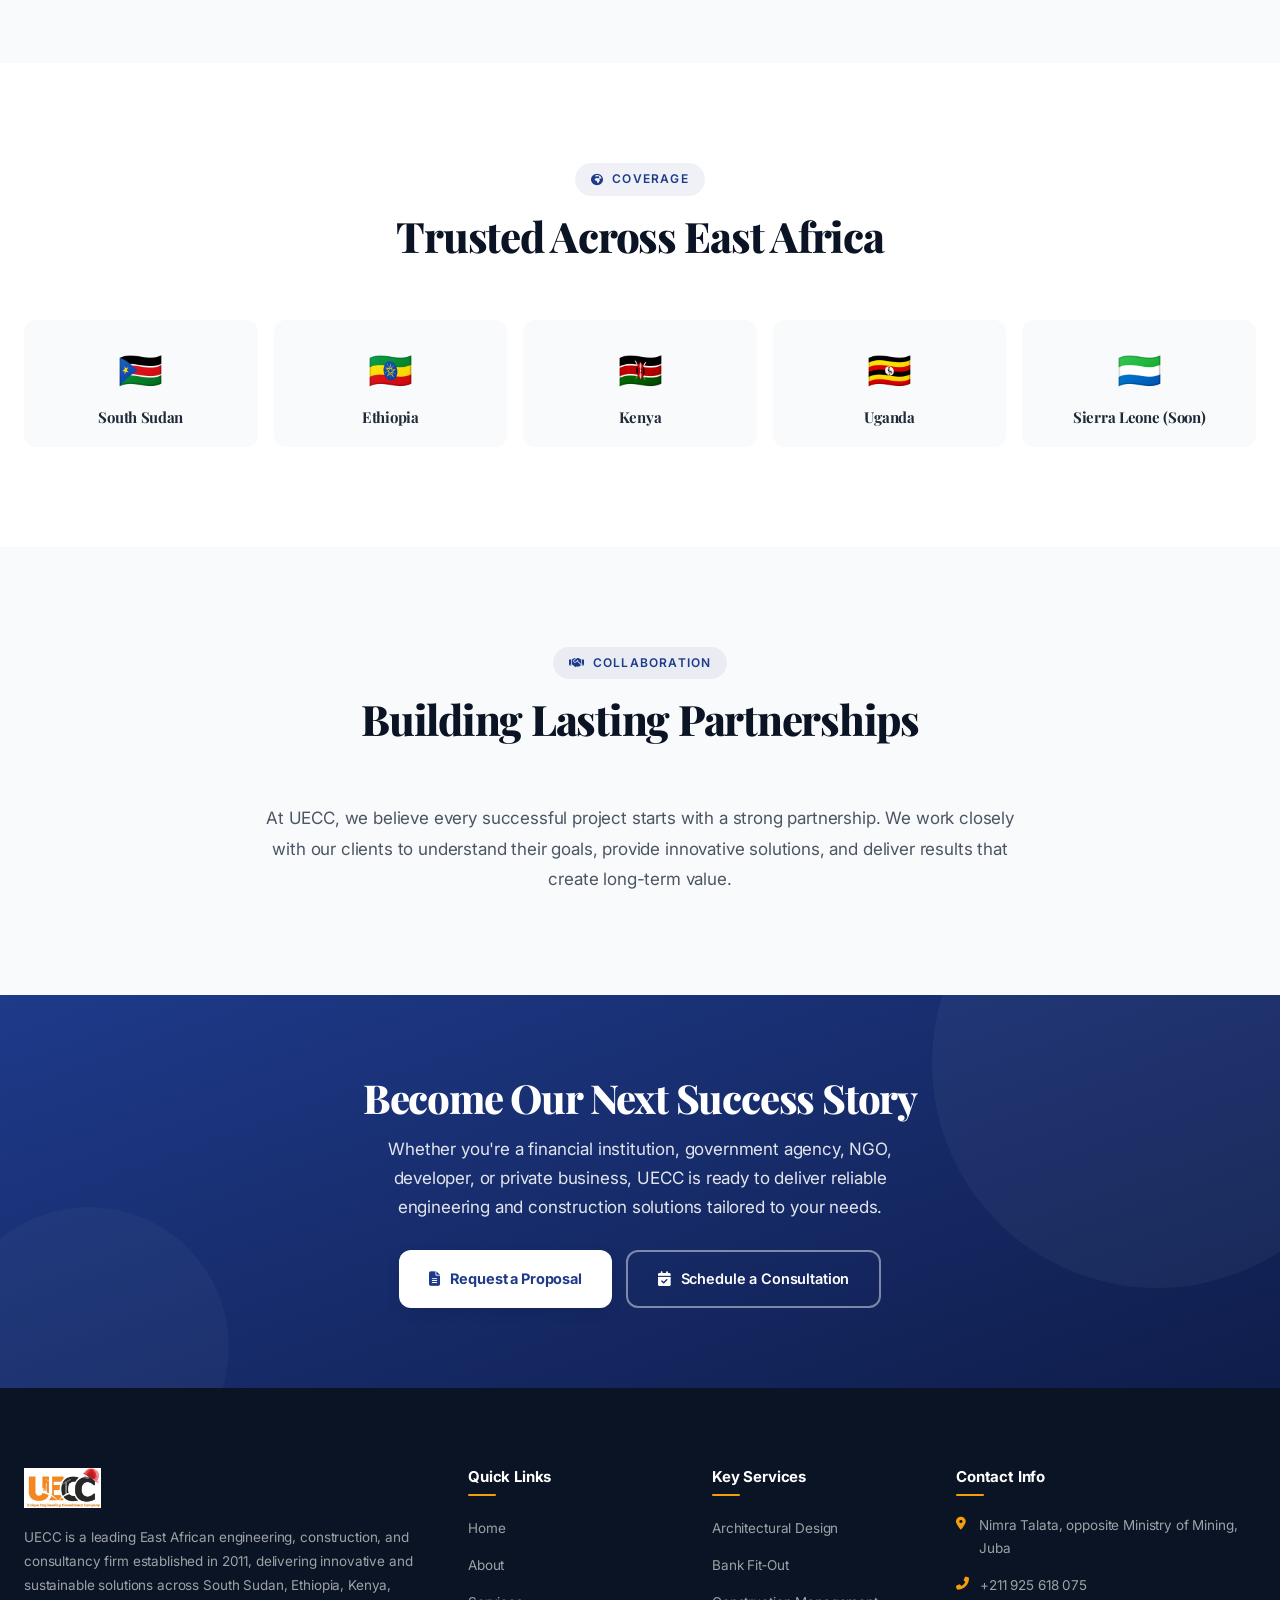
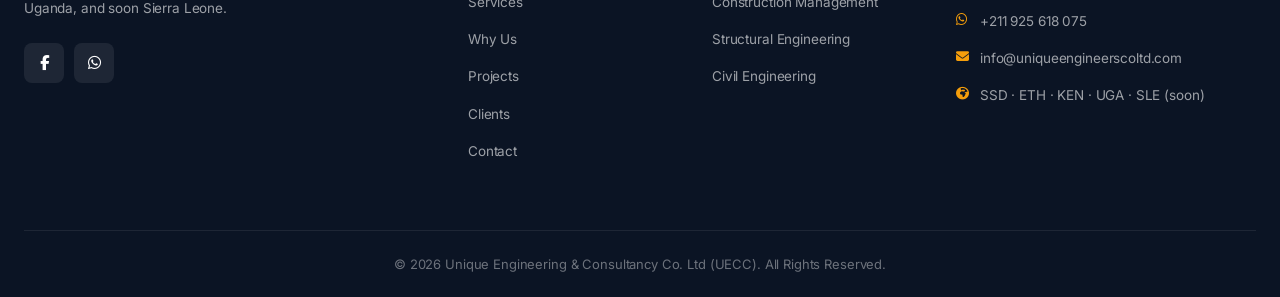
<file: clients.html>
<!DOCTYPE html>
<html lang="en">
<head>
    <meta charset="UTF-8">
    <meta name="viewport" content="width=device-width, initial-scale=1.0">
    <title>Our Clients — Unique Engineering & Consultancy Co. Ltd</title>
    <meta name="description" content="Trusted by leading banks, multinationals, and construction firms across East Africa. Discover the clients who choose UECC for engineering excellence.">
    <link rel="preconnect" href="https://fonts.googleapis.com">
    <link rel="preconnect" href="https://fonts.gstatic.com" crossorigin>
    <link href="https://fonts.googleapis.com/css2?family=Inter:wght@300;400;500;600;700;800;900&family=Playfair+Display:ital,wght@0,400;0,500;0,600;0,700;0,800;0,900;1,400;1,500;1,600;1,700&display=swap" rel="stylesheet">
    <link rel="stylesheet" href="https://cdnjs.cloudflare.com/ajax/libs/font-awesome/6.5.1/css/all.min.css">
    <link rel="stylesheet" href="style.css">
    <style>
        /* ===== UPDATED CLIENTS HERO (split with image on the right) ===== */
        .clients-hero {
            position: relative;
            background: linear-gradient(160deg, var(--navy) 0%, var(--primary-dark) 100%);
            color: white;
            padding: 120px 0 80px;
            margin-top: 80px;
            overflow: hidden;
        }
        .clients-hero-grid {
            display: grid;
            grid-template-columns: 1fr 1fr;
            gap: 50px;
            align-items: center;
            max-width: 1400px;
            margin: 0 auto;
            padding: 0 24px;
        }
        .clients-hero-text {
            position: relative;
            z-index: 2;
        }
        .clients-hero-text h1 {
            font-size: clamp(36px, 5vw, 52px);
            font-weight: 800;
            margin-bottom: 16px;
            line-height: 1.2;
        }
        .clients-hero-text p {
            font-size: 18px;
            opacity: 0.9;
            margin-bottom: 28px;
            max-width: 500px;
        }
        .clients-hero-image {
            position: relative;
            border-radius: var(--radius-xl);
            overflow: hidden;
            box-shadow: var(--shadow-2xl);
        }
        .clients-hero-image img {
            width: 100%;
            height: 400px;
            object-fit: cover;
            display: block;
        }

        /* Rest of the page styles unchanged */
        .client-stats-grid { display: grid; grid-template-columns: repeat(5, 1fr); gap: 20px; margin-top: 40px; }
        .client-stat-box { background: white; padding: 28px 16px; border-radius: var(--radius-lg); box-shadow: var(--shadow-lg); text-align: center; transition: transform var(--transition); }
        .client-stat-box:hover { transform: translateY(-6px); }
        .client-stat-box .number { font-size: 36px; font-weight: 800; color: var(--primary); font-family: 'Playfair Display', serif; line-height: 1; }
        .client-stat-box .desc { font-size: 13px; color: var(--gray-600); margin-top: 8px; font-weight: 500; }

        .why-choose-list { display: grid; grid-template-columns: repeat(2, 1fr); gap: 16px; list-style: none; max-width: 900px; margin: 0 auto; }
        .why-choose-list li { background: white; padding: 14px 20px; border-radius: var(--radius-sm); border-left: 4px solid var(--primary); font-weight: 500; box-shadow: var(--shadow-xs); }

        .featured-client-projects-grid { display: grid; grid-template-columns: repeat(3, 1fr); gap: 24px; }
        .featured-client-project-card { background: white; border-radius: var(--radius-lg); overflow: hidden; box-shadow: var(--shadow-sm); transition: transform var(--transition); }
        .featured-client-project-card:hover { transform: translateY(-6px); box-shadow: var(--shadow-lg); }
        .featured-client-project-card img { width: 100%; height: 200px; object-fit: cover; }
        .featured-client-project-card .info { padding: 18px; }
        .featured-client-project-card h5 { font-size: 16px; color: var(--navy); }
        .featured-client-project-card p { font-size: 13px; color: var(--gray-600); margin-top: 6px; }

        .testimonial-static-cards { display: grid; grid-template-columns: repeat(3, 1fr); gap: 24px; margin-top: 40px; }
        .testimonial-static-card { background: white; padding: 32px 24px; border-radius: var(--radius-lg); box-shadow: var(--shadow-sm); border: 1px solid var(--gray-100); text-align: center; }
        .testimonial-static-card p { font-style: italic; color: var(--gray-700); line-height: 1.7; }
        .testimonial-static-card .author { margin-top: 16px; font-weight: 600; color: var(--primary); }

        .regions-grid { display: grid; grid-template-columns: repeat(auto-fit, minmax(140px, 1fr)); gap: 16px; margin-top: 30px; }
        .region-card { text-align: center; background: var(--gray-50); padding: 20px 12px; border-radius: var(--radius); transition: var(--transition); }
        .region-card:hover { background: var(--primary); color: white; }
        .region-card .flag { font-size: 36px; margin-bottom: 8px; }
        .region-card h5 { font-size: 15px; }

        @media (max-width: 992px) {
            .clients-hero-grid { grid-template-columns: 1fr; }
            .clients-hero-image img { height: 300px; }
            .client-stats-grid { grid-template-columns: repeat(3, 1fr); }
            .why-choose-list { grid-template-columns: 1fr; }
            .featured-client-projects-grid { grid-template-columns: repeat(2, 1fr); }
            .testimonial-static-cards { grid-template-columns: 1fr; }
        }
        @media (max-width: 600px) {
            .client-stats-grid { grid-template-columns: 1fr 1fr; }
            .featured-client-projects-grid { grid-template-columns: 1fr; }
        }
    </style>
</head>
<body>

    <!-- Navigation -->
    <nav class="navbar" id="navbar">
        <div class="nav-container">
            <a href="index.html" class="nav-logo">
                <img src="assets/uniquelogo.jpeg" alt="UECC Logo" class="logo-img">
            </a>
            <ul class="nav-links">
                <li><a href="index.html">Home</a></li>
                <li><a href="about.html">About</a></li>
                <li><a href="services.html">Services</a></li>
                <li><a href="whyus.html">Why Us</a></li>
                <li><a href="projects.html">Projects</a></li>
                <li><a href="clients.html" class="active">Clients</a></li>
                <li><a href="contact.html">Contact</a></li>
            </ul>
            <div class="nav-contact">
                <a href="tel:+211925618075" class="nav-phone"><i class="fas fa-phone"></i><span>+211 925 618 075</span></a>
                <a href="https://wa.me/211925618075" class="nav-whatsapp" target="_blank"><i class="fab fa-whatsapp"></i><span>+211 925 618 075</span></a>
                <a href="contact.html" class="btn-quote">Get Quote</a>
            </div>
            <button class="mobile-toggle" onclick="openMobileMenu()"><i class="fas fa-bars"></i></button>
        </div>
    </nav>

    <!-- Mobile Menu -->
    <div class="mobile-menu-overlay" id="mobileOverlay" onclick="closeMobileMenu()"></div>
    <div class="mobile-menu" id="mobileMenu">
        <button class="mobile-menu-close" onclick="closeMobileMenu()"><i class="fas fa-times"></i></button>
        <ul class="mobile-menu-links">
            <li><a href="index.html" onclick="closeMobileMenu()">Home</a></li>
            <li><a href="about.html" onclick="closeMobileMenu()">About</a></li>
            <li><a href="services.html" onclick="closeMobileMenu()">Services</a></li>
            <li><a href="whyus.html" onclick="closeMobileMenu()">Why Us</a></li>
            <li><a href="projects.html" onclick="closeMobileMenu()">Projects</a></li>
            <li><a href="clients.html" onclick="closeMobileMenu()">Clients</a></li>
            <li><a href="contact.html" onclick="closeMobileMenu()">Contact</a></li>
            <li><a href="tel:+211925618075"><i class="fas fa-phone"></i> +211 925 618 075</a></li>
            <li><a href="https://wa.me/211925618075" target="_blank"><i class="fab fa-whatsapp"></i> +211 925 618 075</a></li>
        </ul>
        <a href="contact.html" class="btn-quote" style="display:block;text-align:center;margin-top:16px;" onclick="closeMobileMenu()">Get a Free Quote</a>
    </div>

    <!-- NEW Split Hero Section -->
    <section class="clients-hero">
        <div class="clients-hero-grid">
            <div class="clients-hero-text">
                <h1>Our Valued Clients</h1>
                <p>We are proud to partner with leading organisations across East Africa, delivering engineering solutions they trust.</p>
                <div class="hero-buttons">
                    <a href="contact.html" class="btn-primary"><i class="fas fa-handshake"></i> Become a Client</a>
                    <a href="tel:+211925618075" class="btn-secondary"><i class="fas fa-phone-alt"></i> Call Now</a>
                </div>
            </div>
            <div class="clients-hero-image">
                <!-- Replace with a real client collaboration image if available -->
                <img src="assets/addis-house3.jpeg" alt="UECC client meeting">
            </div>
        </div>
    </section>

    <!-- Client Success Statistics -->
    <section style="padding: 80px 0;">
        <div class="container">
            <div class="section-header reveal">
                <span class="section-badge"><i class="fas fa-chart-line"></i> Our Impact</span>
                <h2 class="section-title">Client Success in Numbers</h2>
            </div>
            <div class="client-stats-grid reveal">
                <div class="client-stat-box">
                    <div class="number counter" data-target="80">0</div>
                    <div class="desc">Trusted Clients</div>
                </div>
                <div class="client-stat-box">
                    <div class="number">95%</div>
                    <div class="desc">Repeat Business Rate</div>
                </div>
                <div class="client-stat-box">
                    <div class="number counter" data-target="150">0</div>
                    <div class="desc">Completed Projects</div>
                </div>
                <div class="client-stat-box">
                    <div class="number">5</div>
                    <div class="desc">Countries Served</div>
                </div>
                <div class="client-stat-box">
                    <div class="number">15+</div>
                    <div class="desc">Years in Business</div>
                </div>
            </div>
        </div>
    </section>
<!-- Client Logo Wall -->
<section class="clients-grid-page" style="padding: 100px 0; background: var(--gray-50);">
    <div class="container">
        <div class="section-header reveal">
            <span class="section-badge"><i class="fas fa-building"></i> Our Network</span>
            <h2 class="section-title">Our Client Network</h2>
            <p class="section-subtitle">A selection of leading organizations that trust UECC.</p>
        </div>
        <div class="clients-grid" style="grid-template-columns: repeat(5, 1fr);">
            <div class="client-card reveal reveal-delay-1"><div class="client-logo"><i class="fas fa-university"></i></div><h4>Eco Bank</h4></div>
            <div class="client-card reveal reveal-delay-2"><div class="client-logo"><i class="fas fa-hand-holding-usd"></i></div><h4>Cooperative Bank</h4></div>
            <div class="client-card reveal reveal-delay-3"><div class="client-logo"><i class="fas fa-chart-line"></i></div><h4>Equity Bank</h4></div>
            <div class="client-card reveal reveal-delay-4"><div class="client-logo"><i class="fas fa-landmark"></i></div><h4>KCB Bank</h4></div>
            <div class="client-card reveal reveal-delay-1"><div class="client-logo"><i class="fas fa-oil-can"></i></div><h4>Daar Petroleum</h4></div>
            <div class="client-card reveal reveal-delay-2"><div class="client-logo"><i class="fas fa-tv"></i></div><h4>LG</h4></div>
            <div class="client-card reveal reveal-delay-3"><div class="client-logo"><i class="fas fa-tractor"></i></div><h4>DPOC</h4></div>
            <div class="client-card reveal reveal-delay-4"><div class="client-logo"><i class="fas fa-shield-alt"></i></div><h4>UAP</h4></div>
            <div class="client-card reveal reveal-delay-1"><div class="client-logo"><i class="fas fa-chart-bar"></i></div><h4>ICAP</h4></div>
            <div class="client-card reveal reveal-delay-2"><div class="client-logo"><i class="fas fa-hard-hat"></i></div><h4>AECOM</h4></div>
            <div class="client-card reveal reveal-delay-3"><div class="client-logo"><i class="fas fa-child"></i></div><h4>Save the Children</h4></div>
            <div class="client-card reveal reveal-delay-4"><div class="client-logo"><i class="fas fa-globe-americas"></i></div><h4>UNDP</h4></div>
            <div class="client-card reveal reveal-delay-1"><div class="client-logo"><i class="fas fa-city"></i></div><h4>Midroc Investment Group</h4></div>
            <div class="client-card reveal reveal-delay-2"><div class="client-logo"><i class="fas fa-road"></i></div><h4>Addis Ababa City Road Authority</h4></div>
            <div class="client-card reveal reveal-delay-3"><div class="client-logo"><i class="fas fa-plane"></i></div><h4>Ethiopia Airline</h4></div>
            <div class="client-card reveal reveal-delay-4"><div class="client-logo"><i class="fas fa-building-columns"></i></div><h4>Commercial Bank of Ethiopia</h4></div>
            <div class="client-card reveal reveal-delay-1"><div class="client-logo"><i class="fas fa-user-tie"></i></div><h4>Office of the Mayor Addis Ababa</h4></div>
        </div>
    </div>
</section>

    <!-- Industries We Serve -->
    <section class="industries" style="padding: 100px 0;">
        <div class="container">
            <div class="section-header reveal">
                <span class="section-badge"><i class="fas fa-industry"></i> Diverse Sectors</span>
                <h2 class="section-title">Industries We Serve</h2>
            </div>
            <div class="industries-grid reveal" style="display: grid; grid-template-columns: repeat(4, 1fr); gap: 20px;">
                <div class="industry-item" style="background: var(--gray-50); padding: 24px; border-radius: var(--radius); text-align: center; font-weight: 600; transition: var(--transition);">
                    <i class="fas fa-university" style="font-size: 24px; margin-bottom: 10px; display: block;"></i> Banking & Financial Services
                </div>
                <div class="industry-item" style="background: var(--gray-50); padding: 24px; border-radius: var(--radius); text-align: center; font-weight: 600; transition: var(--transition);">
                    <i class="fas fa-hard-hat" style="font-size: 24px; margin-bottom: 10px; display: block;"></i> Construction & Infrastructure
                </div>
                <div class="industry-item" style="background: var(--gray-50); padding: 24px; border-radius: var(--radius); text-align: center; font-weight: 600; transition: var(--transition);">
                    <i class="fas fa-building" style="font-size: 24px; margin-bottom: 10px; display: block;"></i> Commercial Real Estate
                </div>
                <div class="industry-item" style="background: var(--gray-50); padding: 24px; border-radius: var(--radius); text-align: center; font-weight: 600; transition: var(--transition);">
                    <i class="fas fa-oil-can" style="font-size: 24px; margin-bottom: 10px; display: block;"></i> Oil & Gas
                </div>
                <div class="industry-item" style="background: var(--gray-50); padding: 24px; border-radius: var(--radius); text-align: center; font-weight: 600; transition: var(--transition);">
                    <i class="fas fa-warehouse" style="font-size: 24px; margin-bottom: 10px; display: block;"></i> Industrial Facilities
                </div>
                <div class="industry-item" style="background: var(--gray-50); padding: 24px; border-radius: var(--radius); text-align: center; font-weight: 600; transition: var(--transition);">
                    <i class="fas fa-globe-africa" style="font-size: 24px; margin-bottom: 10px; display: block;"></i> NGOs & Development Orgs
                </div>
                <div class="industry-item" style="background: var(--gray-50); padding: 24px; border-radius: var(--radius); text-align: center; font-weight: 600; transition: var(--transition);">
                    <i class="fas fa-university" style="font-size: 24px; margin-bottom: 10px; display: block;"></i> Government Institutions
                </div>
                <div class="industry-item" style="background: var(--gray-50); padding: 24px; border-radius: var(--radius); text-align: center; font-weight: 600; transition: var(--transition);">
                    <i class="fas fa-truck" style="font-size: 24px; margin-bottom: 10px; display: block;"></i> Manufacturing & Logistics
                </div>
            </div>
        </div>
    </section>

    <!-- Why Clients Choose UECC -->
    <section style="padding: 100px 0; background: var(--gray-50);">
        <div class="container">
            <div class="section-header reveal">
                <span class="section-badge"><i class="fas fa-thumbs-up"></i> Reasons</span>
                <h2 class="section-title">Why Clients Choose UECC</h2>
            </div>
            <ul class="why-choose-list reveal">
                <li><i class="fas fa-check-circle" style="color:var(--primary); margin-right:8px;"></i> 15+ Years of Experience</li>
                <li><i class="fas fa-check-circle" style="color:var(--primary); margin-right:8px;"></i> 150+ Completed Projects</li>
                <li><i class="fas fa-check-circle" style="color:var(--primary); margin-right:8px;"></i> Proven Regional Expertise</li>
                <li><i class="fas fa-check-circle" style="color:var(--primary); margin-right:8px;"></i> Strong Quality Control</li>
                <li><i class="fas fa-check-circle" style="color:var(--primary); margin-right:8px;"></i> On-Time Project Delivery</li>
                <li><i class="fas fa-check-circle" style="color:var(--primary); margin-right:8px;"></i> Transparent Communication</li>
                <li><i class="fas fa-check-circle" style="color:var(--primary); margin-right:8px;"></i> Safety-Focused Operations</li>
                <li><i class="fas fa-check-circle" style="color:var(--primary); margin-right:8px;"></i> Long-Term Client Relationships</li>
            </ul>
        </div>
    </section>

    <!-- Client Testimonials -->
    <section style="padding: 100px 0;">
        <div class="container">
            <div class="section-header reveal">
                <span class="section-badge"><i class="fas fa-quote-left"></i> Testimonials</span>
                <h2 class="section-title">What Our Clients Say</h2>
            </div>
            <div class="testimonial-static-cards reveal">
                <div class="testimonial-static-card">
                    <p>"UECC consistently delivered exceptional quality and professionalism throughout our project."</p>
                    <div class="author">— Banking Sector Client</div>
                </div>
                <div class="testimonial-static-card">
                    <p>"Their project management and attention to detail exceeded our expectations."</p>
                    <div class="author">— Commercial Development Client</div>
                </div>
                <div class="testimonial-static-card">
                    <p>"We value our long-standing relationship with UECC and trust their expertise."</p>
                    <div class="author">— Corporate Partner</div>
                </div>
            </div>
        </div>
    </section>

    <!-- Featured Client Projects (matching projects.html design) -->
<section class="featured-projects" style="padding: 100px 0; background: var(--gray-50);">
    <div class="container">
        <div class="section-header reveal">
            <span class="section-badge"><i class="fas fa-briefcase"></i> Collaborations</span>
            <h2 class="section-title">Featured Client Projects</h2>
            <p class="section-subtitle">A glimpse of our successful partnerships with leading organisations.</p>
        </div>

        <div class="projects-grid-featured">
            <!-- Project 1: NBE -->
            <div class="project-card-featured reveal">
                <div class="project-slider" data-autoplay="4000">
                    <div class="slider-track">
                        <div class="slider-slide"><img src="assets/abel1.jpeg" alt="NBE Branch" loading="lazy" decoding="async" width="800" height="600"></div>
                        <div class="slider-slide"><img src="assets/abel2.jpeg" alt="NBE Branch" loading="lazy" decoding="async" width="800" height="600"></div>
                        <div class="slider-slide"><img src="assets/abel3.jpeg" alt="NBE Branch" loading="lazy" decoding="async" width="800" height="600"></div>
                        <div class="slider-slide"><img src="assets/abel4.jpeg" alt="NBE Branch" loading="lazy" decoding="async" width="800" height="600"></div>
                    </div>
                    <button class="slider-arrow prev" aria-label="Previous"><i class="fas fa-chevron-left"></i></button>
                    <button class="slider-arrow next" aria-label="Next"><i class="fas fa-chevron-right"></i></button>
                    <div class="slider-counter"><span class="current">1</span> / <span class="total">4</span></div>
                </div>
                <div class="project-info-featured">
                    <div class="project-meta-top">
                        <span class="project-category-tag"><i class="fas fa-university"></i> Banking & Commercial</span>
                        <span class="project-location"><i class="fas fa-map-marker-alt"></i> Juba, South Sudan</span>
                    </div>
                    <h3>National Bank of Egypt (NBE) Headquarters Branch</h3>
                    <p>Complete construction and specialised banking fit-out delivered to international standards.</p>
                    <div class="project-footer">
                        <div class="project-specs">
                            <div class="project-spec"><i class="fas fa-check-circle"></i> Completed</div>
                            <div class="project-spec"><i class="fas fa-calendar"></i> 2023</div>
                        </div>
                        <a href="projects.html" class="project-link">View Details <i class="fas fa-arrow-right"></i></a>
                    </div>
                </div>
            </div>

            <!-- Project 2: Munuki -->
            <div class="project-card-featured reveal">
                <div class="project-slider" data-autoplay="4000">
                    <div class="slider-track">
                        <div class="slider-slide"><img src="assets/munuki-1.jpeg" alt="Munuki Residential" loading="lazy" decoding="async" width="800" height="600"></div>
                        <div class="slider-slide"><img src="assets/munuki-2.jpeg" alt="Munuki Residential" loading="lazy" decoding="async" width="800" height="600"></div>
                        <div class="slider-slide"><img src="assets/munuki-3.jpeg" alt="Munuki Residential" loading="lazy" decoding="async" width="800" height="600"></div>
                        <div class="slider-slide"><img src="assets/munuki-4.jpeg" alt="Munuki Residential" loading="lazy" decoding="async" width="800" height="600"></div>
                        <div class="slider-slide"><img src="assets/munuki-5.jpeg" alt="Munuki Residential" loading="lazy" decoding="async" width="800" height="600"></div>
                        <div class="slider-slide"><img src="assets/munuki-6.jpeg" alt="Munuki Residential" loading="lazy" decoding="async" width="800" height="600"></div>
                    </div>
                    <button class="slider-arrow prev" aria-label="Previous"><i class="fas fa-chevron-left"></i></button>
                    <button class="slider-arrow next" aria-label="Next"><i class="fas fa-chevron-right"></i></button>
                    <div class="slider-counter"><span class="current">1</span> / <span class="total">6</span></div>
                </div>
                <div class="project-info-featured">
                    <div class="project-meta-top">
                        <span class="project-category-tag"><i class="fas fa-home"></i> Residential Development</span>
                        <span class="project-location"><i class="fas fa-map-marker-alt"></i> Munuki, Juba</span>
                    </div>
                    <h3>Three-Storey Residential Building</h3>
                    <p>Modern three-storey residential development with high-quality finishes and durable construction.</p>
                    <div class="project-footer">
                        <div class="project-specs">
                            <div class="project-spec"><i class="fas fa-check-circle"></i> Completed</div>
                            <div class="project-spec"><i class="fas fa-layer-group"></i> 3 Floors</div>
                        </div>
                        <a href="projects.html" class="project-link">View Details <i class="fas fa-arrow-right"></i></a>
                    </div>
                </div>
            </div>

            <!-- Project 3: Custom Market -->
            <div class="project-card-featured reveal">
                <div class="project-slider" data-autoplay="4000">
                    <div class="slider-track">
                        <div class="slider-slide"><img src="assets/custom-market-1.jpeg" alt="Shopping Complex" loading="lazy" decoding="async" width="800" height="600"></div>
                        <div class="slider-slide"><img src="assets/custom-market-2.jpeg" alt="Shopping Complex" loading="lazy" decoding="async" width="800" height="600"></div>
                        <div class="slider-slide"><img src="assets/custom-market-3.jpeg" alt="Shopping Complex" loading="lazy" decoding="async" width="800" height="600"></div>
                        <div class="slider-slide"><img src="assets/custom-market-4.jpeg" alt="Shopping Complex" loading="lazy" decoding="async" width="800" height="600"></div>
                        <div class="slider-slide"><img src="assets/custom-market-5.jpeg" alt="Shopping Complex" loading="lazy" decoding="async" width="800" height="600"></div>
                    </div>
                    <button class="slider-arrow prev" aria-label="Previous"><i class="fas fa-chevron-left"></i></button>
                    <button class="slider-arrow next" aria-label="Next"><i class="fas fa-chevron-right"></i></button>
                    <div class="slider-counter"><span class="current">1</span> / <span class="total">5</span></div>
                </div>
                <div class="project-info-featured">
                    <div class="project-meta-top">
                        <span class="project-category-tag"><i class="fas fa-store"></i> Commercial Development</span>
                        <span class="project-location"><i class="fas fa-map-marker-alt"></i> Custom Market, Juba</span>
                    </div>
                    <h3>Four-Storey Shopping Complex</h3>
                    <p>Retail spaces and business outlets designed for growing commercial activity with modern amenities.</p>
                    <div class="project-footer">
                        <div class="project-specs">
                            <div class="project-spec"><i class="fas fa-check-circle"></i> Completed</div>
                            <div class="project-spec"><i class="fas fa-layer-group"></i> 4 Floors</div>
                        </div>
                        <a href="projects.html" class="project-link">View Details <i class="fas fa-arrow-right"></i></a>
                    </div>
                </div>
            </div>

            <!-- Project 4: Konyo Konyo 8-Storey -->
            <div class="project-card-featured reveal">
                <div class="project-slider" data-autoplay="4000">
                    <div class="slider-track">
                        <div class="slider-slide"><img src="assets/konyo-8st-1.jpeg" alt="8-Storey Commercial" loading="lazy" decoding="async" width="800" height="600"></div>
                        <div class="slider-slide"><img src="assets/konyo-8st-2.jpeg" alt="8-Storey Commercial" loading="lazy" decoding="async" width="800" height="600"></div>
                        <div class="slider-slide"><img src="assets/konyo-8st-3.jpeg" alt="8-Storey Commercial" loading="lazy" decoding="async" width="800" height="600"></div>
                        <div class="slider-slide"><img src="assets/konyo-8st-4.jpeg" alt="8-Storey Commercial" loading="lazy" decoding="async" width="800" height="600"></div>
                        <div class="slider-slide"><img src="assets/konyo-8st-5.jpeg" alt="8-Storey Commercial" loading="lazy" decoding="async" width="800" height="600"></div>
                        <div class="slider-slide"><img src="assets/konyo-8st-6.jpeg" alt="8-Storey Commercial" loading="lazy" decoding="async" width="800" height="600"></div>
                    </div>
                    <button class="slider-arrow prev" aria-label="Previous"><i class="fas fa-chevron-left"></i></button>
                    <button class="slider-arrow next" aria-label="Next"><i class="fas fa-chevron-right"></i></button>
                    <div class="slider-counter"><span class="current">1</span> / <span class="total">6</span></div>
                </div>
                <div class="project-info-featured">
                    <div class="project-meta-top">
                        <span class="project-category-tag"><i class="fas fa-building"></i> Commercial Development</span>
                        <span class="project-location"><i class="fas fa-map-marker-alt"></i> Konyo Konyo, Juba</span>
                    </div>
                    <h3>Eight-Storey Commercial Building</h3>
                    <p>Large-scale commercial and office development supporting business operations in Juba's commercial heart.</p>
                    <div class="project-footer">
                        <div class="project-specs">
                            <div class="project-spec"><i class="fas fa-check-circle"></i> Completed</div>
                            <div class="project-spec"><i class="fas fa-layer-group"></i> 8 Floors</div>
                        </div>
                        <a href="projects.html" class="project-link">View Details <i class="fas fa-arrow-right"></i></a>
                    </div>
                </div>
            </div>

            <!-- Project 5: Nyakuron -->
            <div class="project-card-featured reveal">
                <div class="project-slider" data-autoplay="4000">
                    <div class="slider-track">
                        <div class="slider-slide"><img src="assets/nyakuron-2.jpeg" alt="Nyakuron Residential" loading="lazy" decoding="async" width="800" height="600"></div>
                        <div class="slider-slide"><img src="assets/nyakuron-3.jpeg" alt="Nyakuron Residential" loading="lazy" decoding="async" width="800" height="600"></div>
                        <div class="slider-slide"><img src="assets/nyakuron-4.jpeg" alt="Nyakuron Residential" loading="lazy" decoding="async" width="800" height="600"></div>
                        <div class="slider-slide"><img src="assets/nyakuron-5.jpeg" alt="Nyakuron Residential" loading="lazy" decoding="async" width="800" height="600"></div>
                        <div class="slider-slide"><img src="assets/nyakuron-6.jpeg" alt="Nyakuron Residential" loading="lazy" decoding="async" width="800" height="600"></div>
                        <div class="slider-slide"><img src="assets/nyakuron-7.jpeg" alt="Nyakuron Residential" loading="lazy" decoding="async" width="800" height="600"></div>
                        <div class="slider-slide"><img src="assets/nyakuron-8.jpeg" alt="Nyakuron Residential" loading="lazy" decoding="async" width="800" height="600"></div>
                        <div class="slider-slide"><img src="assets/nyakuron-9.jpeg" alt="Nyakuron Residential" loading="lazy" decoding="async" width="800" height="600"></div>
                        <div class="slider-slide"><img src="assets/nyakuron-10.jpeg" alt="Nyakuron Residential" loading="lazy" decoding="async" width="800" height="600"></div>
                    </div>
                    <button class="slider-arrow prev" aria-label="Previous"><i class="fas fa-chevron-left"></i></button>
                    <button class="slider-arrow next" aria-label="Next"><i class="fas fa-chevron-right"></i></button>
                    <div class="slider-counter"><span class="current">1</span> / <span class="total">9</span></div>
                </div>
                <div class="project-info-featured">
                    <div class="project-meta-top">
                        <span class="project-category-tag"><i class="fas fa-home"></i> Residential Development</span>
                        <span class="project-location"><i class="fas fa-map-marker-alt"></i> Nyakuron 1st Class, Juba</span>
                    </div>
                    <h3>Three-Storey Residential Building</h3>
                    <p>Prestigious residential development in one of Juba's premium neighbourhoods with luxury finishes.</p>
                    <div class="project-footer">
                        <div class="project-specs">
                            <div class="project-spec"><i class="fas fa-check-circle"></i> Completed</div>
                            <div class="project-spec"><i class="fas fa-star"></i> Premium</div>
                        </div>
                        <a href="projects.html" class="project-link">View Details <i class="fas fa-arrow-right"></i></a>
                    </div>
                </div>
            </div>

            <!-- Project 6: Hai Cinema -->
            <div class="project-card-featured reveal">
                <div class="project-slider" data-autoplay="4000">
                    <div class="slider-track">
                        <div class="slider-slide"><img src="assets/hai-cinema-1.jpeg" alt="Hai Cinema Apartments" loading="lazy" decoding="async" width="800" height="600"></div>
                        <div class="slider-slide"><img src="assets/hai-cinema-2.jpeg" alt="Hai Cinema Apartments" loading="lazy" decoding="async" width="800" height="600"></div>
                        <div class="slider-slide"><img src="assets/hai-cinema-3.jpeg" alt="Hai Cinema Apartments" loading="lazy" decoding="async" width="800" height="600"></div>
                        <div class="slider-slide"><img src="assets/hai-cinema-4.jpeg" alt="Hai Cinema Apartments" loading="lazy" decoding="async" width="800" height="600"></div>
                        <div class="slider-slide"><img src="assets/hai-cinema-5.jpeg" alt="Hai Cinema Apartments" loading="lazy" decoding="async" width="800" height="600"></div>
                        <div class="slider-slide"><img src="assets/hai-cinema-6.jpeg" alt="Hai Cinema Apartments" loading="lazy" decoding="async" width="800" height="600"></div>
                        <div class="slider-slide"><img src="assets/hai-cinema-7.jpeg" alt="Hai Cinema Apartments" loading="lazy" decoding="async" width="800" height="600"></div>
                        <div class="slider-slide"><img src="assets/hai-cinema-8.jpeg" alt="Hai Cinema Apartments" loading="lazy" decoding="async" width="800" height="600"></div>
                        <div class="slider-slide"><img src="assets/hai-cinema-9.jpeg" alt="Hai Cinema Apartments" loading="lazy" decoding="async" width="800" height="600"></div>
                        <div class="slider-slide"><img src="assets/hai-cinema-10.jpeg" alt="Hai Cinema Apartments" loading="lazy" decoding="async" width="800" height="600"></div>
                    </div>
                    <button class="slider-arrow prev" aria-label="Previous"><i class="fas fa-chevron-left"></i></button>
                    <button class="slider-arrow next" aria-label="Next"><i class="fas fa-chevron-right"></i></button>
                    <div class="slider-counter"><span class="current">1</span> / <span class="total">10</span></div>
                </div>
                <div class="project-info-featured">
                    <div class="project-meta-top">
                        <span class="project-category-tag"><i class="fas fa-building"></i> Residential Development</span>
                        <span class="project-location"><i class="fas fa-map-marker-alt"></i> Hai Cinema, Juba</span>
                    </div>
                    <h3>Six-Storey Apartment Building</h3>
                    <p>Contemporary six-storey apartment complex designed for modern urban living with energy-efficient design.</p>
                    <div class="project-footer">
                        <div class="project-specs">
                            <div class="project-spec"><i class="fas fa-check-circle"></i> Completed</div>
                            <div class="project-spec"><i class="fas fa-layer-group"></i> 6 Floors</div>
                        </div>
                        <a href="projects.html" class="project-link">View Details <i class="fas fa-arrow-right"></i></a>
                    </div>
                </div>
            </div>
        </div>

        <div class="client-cta reveal" style="margin-top:40px;">
            <a href="projects.html" class="btn-clients-action"><i class="fas fa-arrow-right"></i> View All Projects</a>
        </div>
    </div>
</section>

    <!-- Geographic Reach -->
    <section style="padding: 100px 0;">
        <div class="container">
            <div class="section-header reveal">
                <span class="section-badge"><i class="fas fa-globe-africa"></i> Coverage</span>
                <h2 class="section-title">Trusted Across East Africa</h2>
            </div>
            <div class="regions-grid reveal">
                <div class="region-card"><div class="flag">🇸🇸</div><h5>South Sudan</h5></div>
                <div class="region-card"><div class="flag">🇪🇹</div><h5>Ethiopia</h5></div>
                <div class="region-card"><div class="flag">🇰🇪</div><h5>Kenya</h5></div>
                <div class="region-card"><div class="flag">🇺🇬</div><h5>Uganda</h5></div>
                <div class="region-card"><div class="flag">🇸🇱</div><h5>Sierra Leone (Soon)</h5></div>
            </div>
        </div>
    </section>

    <!-- Partnership Approach -->
    <section style="padding: 100px 0; background: var(--gray-50);">
        <div class="container" style="max-width: 800px; text-align: center;">
            <div class="section-header reveal">
                <span class="section-badge"><i class="fas fa-handshake"></i> Collaboration</span>
                <h2 class="section-title">Building Lasting Partnerships</h2>
            </div>
            <p class="reveal" style="font-size: 17px; color: var(--gray-600); line-height: 1.8;">
                At UECC, we believe every successful project starts with a strong partnership. We work closely with our clients to understand their goals, provide innovative solutions, and deliver results that create long-term value.
            </p>
        </div>
    </section>

    <!-- Final CTA -->
    <section class="cta-banner">
        <div class="container">
            <div class="cta-content reveal">
                <h2>Become Our Next Success Story</h2>
                <p>Whether you're a financial institution, government agency, NGO, developer, or private business, UECC is ready to deliver reliable engineering and construction solutions tailored to your needs.</p>
                <div class="cta-buttons">
                    <a href="contact.html" class="btn-white"><i class="fas fa-file-alt"></i> Request a Proposal</a>
                    <a href="contact.html" class="btn-outline-white"><i class="fas fa-calendar-check"></i> Schedule a Consultation</a>
                </div>
            </div>
        </div>
    </section>

    <!-- Footer -->
    <footer>
        <div class="container">
            <div class="footer-grid">
                <div class="footer-brand">
                    <a href="index.html" class="nav-logo"><img src="assets/uniquelogo.jpeg" alt="UECC Logo" class="logo-img"></a>
                    <p>UECC is a leading East African engineering, construction, and consultancy firm established in 2011, delivering innovative and sustainable solutions across South Sudan, Ethiopia, Kenya, Uganda, and soon Sierra Leone.</p>
                    <div class="contact-social" style="margin-top:22px;">
                        <a href="https://www.facebook.com/p/Unique-Engineering-consultancy-Co-Ltd-100063910663407/"
   target="_blank"
   rel="noopener noreferrer"
   class="social-link"
   aria-label="Facebook">
    <i class="fab fa-facebook-f"></i>
</a>

<!-- WhatsApp -->
<a href="https://wa.me/211925618075"
   target="_blank"
   rel="noopener noreferrer"
   class="social-link"
   aria-label="WhatsApp">
    <i class="fab fa-whatsapp"></i>
</a>
                    </div>
                </div>
                <div class="footer-col">
                    <h4>Quick Links</h4>
                    <ul class="footer-links">
                        <li><a href="index.html">Home</a></li>
                        <li><a href="about.html">About</a></li>
                        <li><a href="services.html">Services</a></li>
                        <li><a href="whyus.html">Why Us</a></li>
                        <li><a href="projects.html">Projects</a></li>
                        <li><a href="clients.html">Clients</a></li>
                        <li><a href="contact.html">Contact</a></li>
                    </ul>
                </div>
                <div class="footer-col">
                    <h4>Key Services</h4>
                    <ul class="footer-links">
                        <li><a href="services.html">Architectural Design</a></li>
                        <li><a href="services.html">Bank Fit‑Out</a></li>
                        <li><a href="services.html">Construction Management</a></li>
                        <li><a href="services.html">Structural Engineering</a></li>
                        <li><a href="services.html">Civil Engineering</a></li>
                    </ul>
                </div>
                  <div class="footer-col">
                    <h4>Contact Info</h4>
                    <div class="footer-contact-item"><i class="fas fa-map-marker-alt"></i><span>Nimra Talata, opposite Ministry of Mining, Juba</span></div>
                    <div class="footer-contact-item"><i class="fas fa-phone-alt"></i><a href="tel:+211925618075">+211 925 618 075</a></div>
                    <div class="footer-contact-item"><i class="fab fa-whatsapp"></i><a href="https://wa.me/211925618075">+211 925 618 075</a></div>
                    <div class="footer-contact-item"><i class="fas fa-envelope"></i><a href="mailto:info@uniqueengineerscoltd.com">info@uniqueengineerscoltd.com</a></div>
                    <div class="footer-contact-item"><i class="fas fa-globe-africa"></i><span>SSD · ETH · KEN · UGA · SLE (soon)</span></div>
                </div>
            </div>
            <div class="footer-bottom">
                <p>&copy; 2026 Unique Engineering & Consultancy Co. Ltd (UECC). All Rights Reserved.</p>
            </div>
        </div>
    </footer>

    <div class="whatsapp-float"><a href="https://wa.me/211925618075" target="_blank"><i class="fab fa-whatsapp"></i></a></div>
    <button class="back-to-top" id="backToTop" onclick="scrollToTop()"><i class="fas fa-arrow-up"></i></button>

    <script src="script.js"></script>
</body>
</html>
</file>
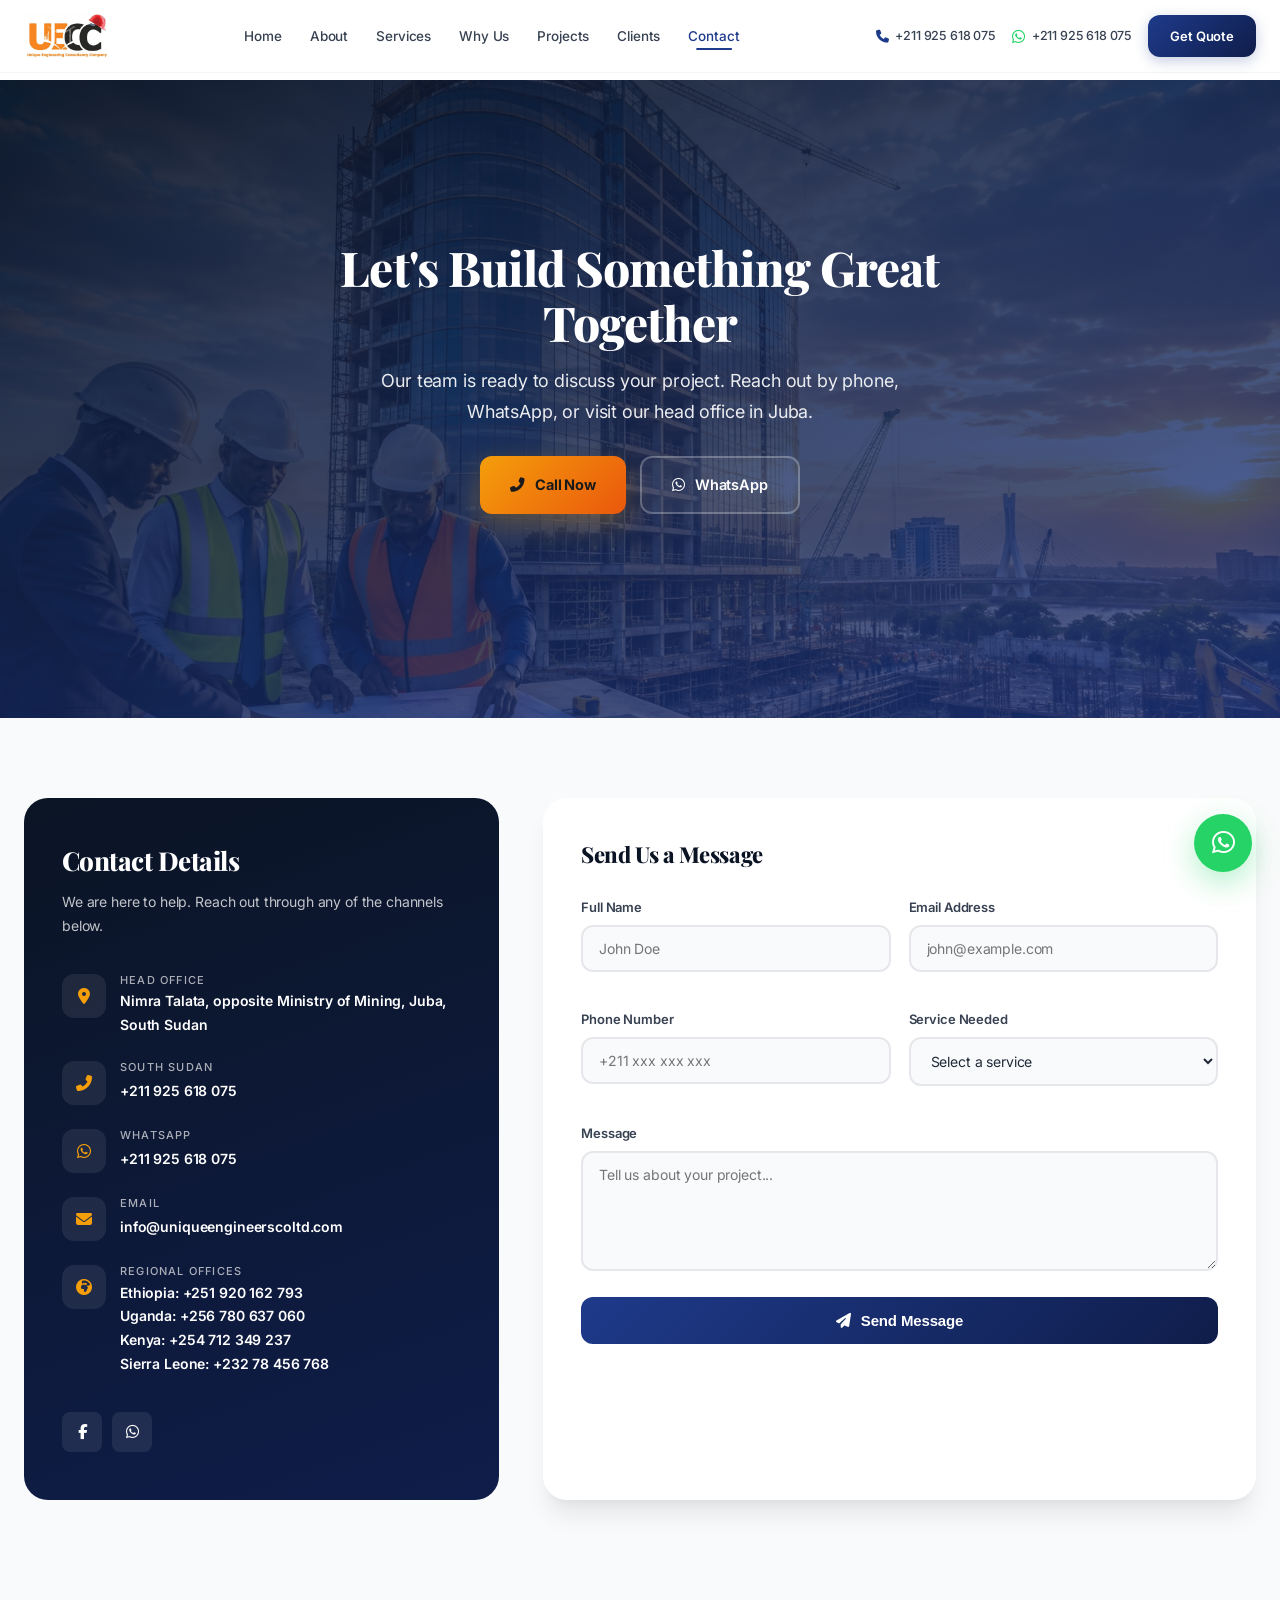
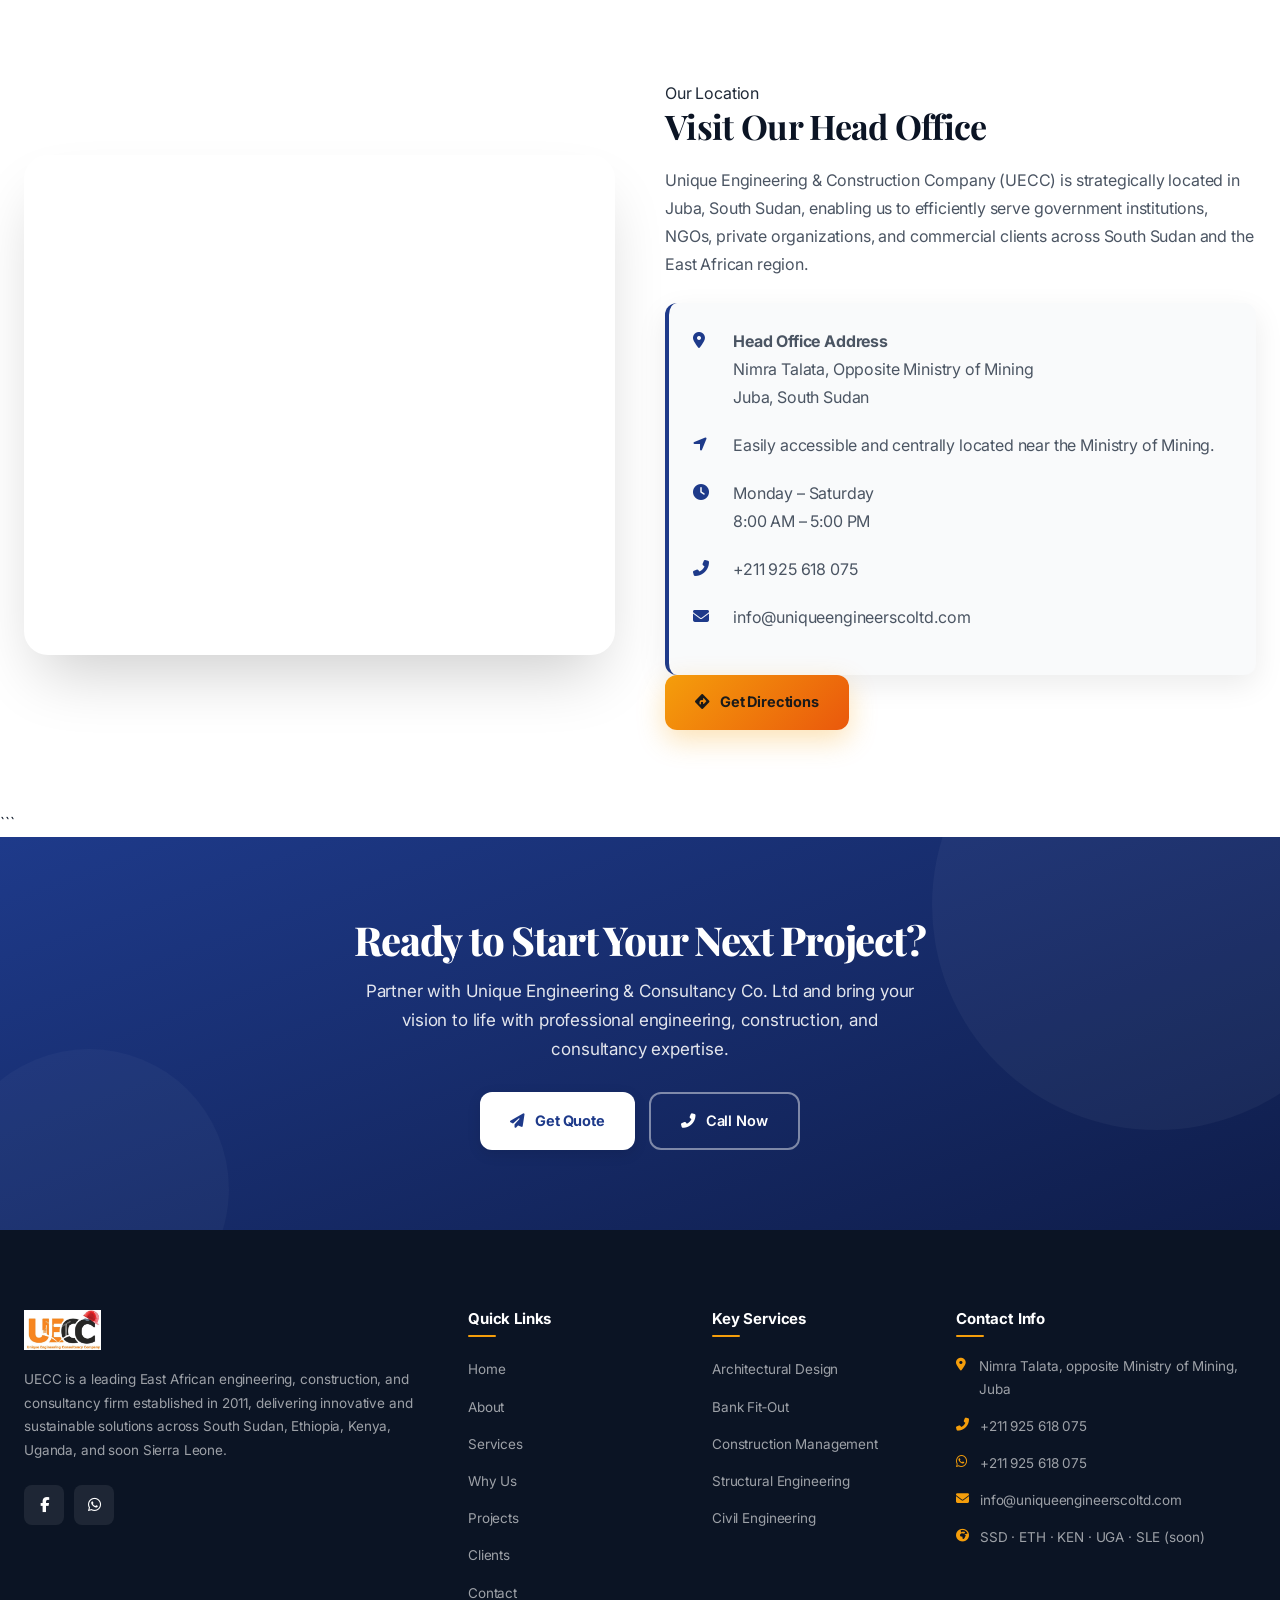
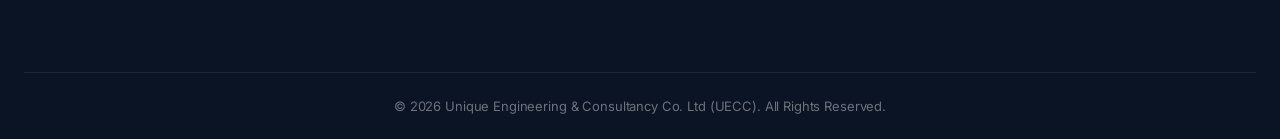
<file: contact.html>
<!DOCTYPE html>
<html lang="en">
<head>
    <meta charset="UTF-8">
    <meta name="viewport" content="width=device-width, initial-scale=1.0">
    <title>Contact Us — Unique Engineering & Consultancy Co. Ltd</title>
    <meta name="description" content="Get in touch with UECC in Juba, South Sudan. Call, WhatsApp, or email us for engineering, construction, and consultancy services.">
    <link rel="preconnect" href="https://fonts.googleapis.com">
    <link rel="preconnect" href="https://fonts.gstatic.com" crossorigin>
    <link href="https://fonts.googleapis.com/css2?family=Inter:wght@300;400;500;600;700;800;900&family=Playfair+Display:ital,wght@0,400;0,500;0,600;0,700;0,800;0,900;1,400;1,500;1,600;1,700&display=swap" rel="stylesheet">
    <link rel="stylesheet" href="https://cdnjs.cloudflare.com/ajax/libs/font-awesome/6.5.1/css/all.min.css">
    <link rel="stylesheet" href="style.css">
    <style>
        /* Page-specific hero and office location styles */
        .contact-page-hero {
            position: relative;
            min-height: 40vh;
            display: flex;
            align-items: center;
            background: url('assets/unique10.jpeg') center/cover no-repeat;
            color: white;
            margin-top: 80px;
        }
        .contact-page-hero-overlay {
            position: absolute;
            inset: 0;
            background: linear-gradient(160deg, rgba(11,20,36,0.92) 0%, rgba(30,58,138,0.75) 100%);
        }
        .contact-page-hero-content {
            position: relative;
            z-index: 2;
            text-align: center;
            max-width: 800px;
            margin: 0 auto;
            padding: 60px 24px;
        }
        .contact-page-hero h1 {
            font-size: clamp(32px, 4vw, 48px);
            font-weight: 800;
            margin-bottom: 16px;
        }
        .contact-page-hero p {
            font-size: 18px;
            opacity: 0.9;
            max-width: 600px;
            margin: 0 auto 28px;
        }

        .office-location {
            padding: 80px 0;
            background: var(--white);
        }
        .office-location-grid {
            display: grid;
            grid-template-columns: 1fr 1fr;
            gap: 50px;
            align-items: center;
        }
        .location-image {
            border-radius: var(--radius-xl);
            overflow: hidden;
            box-shadow: var(--shadow-2xl);
        }
        .location-image img {
            width: 100%;
            height: 400px;
            object-fit: cover;
            display: block;
        }
        .location-text h2 {
            font-size: 34px;
            color: var(--navy);
            margin-bottom: 20px;
        }
        .location-text p {
            color: var(--gray-600);
            font-size: 16px;
            line-height: 1.75;
            margin-bottom: 20px;
        }
        .location-text .address-highlight {
            background: var(--gray-50);
            padding: 24px;
            border-radius: var(--radius);
            border-left: 4px solid var(--primary);
        }
        .address-highlight i {
            color: var(--primary);
            margin-right: 10px;
        }

        @media (max-width: 992px) {
            .office-location-grid {
                grid-template-columns: 1fr;
            }
            .location-image img {
                height: 300px;
            }
        }
    </style>
</head>
<body>

    <!-- Navigation -->
    <nav class="navbar" id="navbar">
        <div class="nav-container">
            <a href="index.html" class="nav-logo">
                <img src="assets/uniquelogo.jpeg" alt="Unique Engineering & Consultancy Co. Ltd" class="logo-img">
            </a>
            <ul class="nav-links">
                <li><a href="index.html">Home</a></li>
                <li><a href="about.html">About</a></li>
                <li><a href="services.html">Services</a></li>
                <li><a href="whyus.html">Why Us</a></li>
                <li><a href="projects.html">Projects</a></li>
                <li><a href="clients.html">Clients</a></li>
                <li><a href="contact.html" class="active">Contact</a></li>
            </ul>
            <div class="nav-contact">
                <a href="tel:+211925618075" class="nav-phone"><i class="fas fa-phone"></i><span>+211 925 618 075</span></a>
                <a href="https://wa.me/211925618075" class="nav-whatsapp" target="_blank"><i class="fab fa-whatsapp"></i><span>+211 925 618 075</span></a>
                <a href="contact.html" class="btn-quote">Get Quote</a>
            </div>
            <button class="mobile-toggle" onclick="openMobileMenu()"><i class="fas fa-bars"></i></button>
        </div>
    </nav>

    <!-- Mobile Menu -->
    <div class="mobile-menu-overlay" id="mobileOverlay" onclick="closeMobileMenu()"></div>
    <div class="mobile-menu" id="mobileMenu">
        <button class="mobile-menu-close" onclick="closeMobileMenu()"><i class="fas fa-times"></i></button>
        <ul class="mobile-menu-links">
            <li><a href="index.html" onclick="closeMobileMenu()">Home</a></li>
            <li><a href="about.html" onclick="closeMobileMenu()">About</a></li>
            <li><a href="services.html" onclick="closeMobileMenu()">Services</a></li>
            <li><a href="whyus.html" onclick="closeMobileMenu()">Why Us</a></li>
            <li><a href="projects.html" onclick="closeMobileMenu()">Projects</a></li>
            <li><a href="clients.html" onclick="closeMobileMenu()">Clients</a></li>
            <li><a href="contact.html" onclick="closeMobileMenu()">Contact</a></li>
            <li><a href="tel:+211925618075"><i class="fas fa-phone"></i> +211 925 618 075</a></li>
            <li><a href="https://wa.me/211925618075" target="_blank"><i class="fab fa-whatsapp"></i> +211 925 618 075</a></li>
        </ul>
        <a href="contact.html" class="btn-quote" style="display:block;text-align:center;margin-top:16px;" onclick="closeMobileMenu()">Get a Free Quote</a>
    </div>

    <!-- Hero Section -->
    <section class="contact-page-hero">
        <div class="contact-page-hero-overlay"></div>
        <div class="contact-page-hero-content">
            <h1>Let's Build Something Great Together</h1>
            <p>Our team is ready to discuss your project. Reach out by phone, WhatsApp, or visit our head office in Juba.</p>
            <div class="hero-buttons" style="justify-content: center;">
                <a href="tel:+211925618075" class="btn-primary"><i class="fas fa-phone-alt"></i> Call Now</a>
                <a href="https://wa.me/211925618075" target="_blank" class="btn-secondary"><i class="fab fa-whatsapp"></i> WhatsApp</a>
            </div>
        </div>
    </section>

    <!-- Contact Form and Info (Reused from existing .contact styles) -->
    <section class="contact" style="padding-top: 80px;">
        <div class="container">
            <div class="contact-grid">
                <!-- Left: Contact Details Card -->
                <div class="contact-info reveal">
                    <h3>Contact Details</h3>
                    <p>We are here to help. Reach out through any of the channels below.</p>
                    <div class="contact-item">
                        <div class="contact-item-icon"><i class="fas fa-map-marker-alt"></i></div>
                        <div class="contact-item-text">
                            <h5>Head Office</h5>
                            <p>Nimra Talata, opposite Ministry of Mining, Juba, South Sudan</p>
                        </div>
                    </div>
                    <div class="contact-item">
                        <div class="contact-item-icon"><i class="fas fa-phone-alt"></i></div>
                        <div class="contact-item-text">
                            <h5>South Sudan</h5>
                            <a href="tel:+211925618075">+211 925 618 075</a>
                            
                        </div>
                    </div>
                    <div class="contact-item">
                        <div class="contact-item-icon"><i class="fab fa-whatsapp"></i></div>
                        <div class="contact-item-text">
                            <h5>WhatsApp</h5>
                            <a href="https://wa.me/211925618075" target="_blank">+211 925 618 075</a>
                        </div>
                    </div>
                    <div class="contact-item">
                        <div class="contact-item-icon"><i class="fas fa-envelope"></i></div>
                        <div class="contact-item-text">
                            <h5>Email</h5>
                            <a href="mailto:info@uniqueengineerscoltd.com">info@uniqueengineerscoltd.com</a>
                        </div>
                    </div>
                    <div class="contact-item">
                        <div class="contact-item-icon"><i class="fas fa-globe-africa"></i></div>
                        <div class="contact-item-text">
                            <h5>Regional Offices</h5>
                            <p>Ethiopia: +251 920 162 793</p>
                            <p>Uganda: +256 780 637 060</p>
                            <p>Kenya: +254 712 349 237</p>
                            <p>Sierra Leone: +232 78 456 768</p>
                        </div>
                    </div>
                    <div class="contact-social">
                        <a href="https://www.facebook.com/p/Unique-Engineering-consultancy-Co-Ltd-100063910663407/"
   target="_blank"
   rel="noopener noreferrer"
   class="social-link"
   aria-label="Facebook">
    <i class="fab fa-facebook-f"></i>
</a>

<!-- WhatsApp -->
<a href="https://wa.me/211925618075"
   target="_blank"
   rel="noopener noreferrer"
   class="social-link"
   aria-label="WhatsApp">
    <i class="fab fa-whatsapp"></i>
</a>
                    </div>
                </div>
                <div class="contact-form-wrapper reveal reveal-delay-2">
    <h3>Send Us a Message</h3>

<form id="contactForm" name="contact" method="POST" data-netlify="true">

    <input type="hidden" name="form-name" value="contact">

    <div class="form-row">
        <div class="form-group">
            <label>Full Name</label>
            <input type="text" name="name" placeholder="John Doe" required>
        </div>

        <div class="form-group">
            <label>Email Address</label>
            <input type="email" name="email" placeholder="john@example.com" required>
        </div>
    </div>

    <div class="form-row">
        <div class="form-group">
            <label>Phone Number</label>
            <input type="tel" name="phone" placeholder="+211 xxx xxx xxx" required>
        </div>

        <div class="form-group">
            <label>Service Needed</label>
            <select name="service" required>
                <option value="">Select a service</option>
                <option>Engineering Consultancy</option>
                <option>Architectural & Interior Design</option>
                <option>Construction Management</option>
                <option>Structural & Civil Engineering</option>
                <option>Project Supervision</option>
                <option>Quantity Surveying</option>
                <option>Bank Fit-Out</option>
                <option>Building Construction</option>
            </select>
        </div>
    </div>

    <div class="form-group">
        <label>Message</label>
        <textarea name="message" placeholder="Tell us about your project..." required></textarea>
    </div>

    <button type="submit" class="btn-submit">
        <i class="fas fa-paper-plane"></i> Send Message
    </button>

</form>

<div id="successPopup" class="success-popup">
    <i class="fas fa-check-circle"></i>
    <h4>Thank You!</h4>
    <p>Your message has been sent successfully.</p>
</div>

<!-- Hidden Netlify Form -->
<form name="contact" netlify hidden>
    <input type="text" name="name">
    <input type="email" name="email">
    <input type="tel" name="phone">
    <input type="text" name="service">
    <textarea name="message"></textarea>
</form>

</div>

                </div>
            </div>
        </div>
    </section>

<!-- Office Location / Map Section -->
<section class="office-location">
    <div class="container">
        <div class="office-location-grid">

            <!-- Google Map -->
            <div class="location-image reveal">
                <iframe
                    src="https://maps.google.com/maps?q=Ministry%20of%20Mining%20Juba%20South%20Sudan&t=&z=15&ie=UTF8&iwloc=&output=embed"
                    loading="lazy"
                    allowfullscreen
                    referrerpolicy="no-referrer-when-downgrade">
                </iframe>
            </div>

            <!-- Office Information -->
            <div class="location-text reveal reveal-delay-2">
                <span class="section-tag">Our Location</span>

                <h2>Visit Our Head Office</h2>

                <p>
                    Unique Engineering & Construction Company (UECC) is strategically
                    located in Juba, South Sudan, enabling us to efficiently serve
                    government institutions, NGOs, private organizations, and
                    commercial clients across South Sudan and the East African region.
                </p>

                <div class="address-highlight">

                    <p>
                        <i class="fas fa-map-marker-alt"></i>
                        <span>
                            <strong>Head Office Address</strong><br>
                            Nimra Talata, Opposite Ministry of Mining<br>
                            Juba, South Sudan
                        </span>
                    </p>

                    <p>
                        <i class="fas fa-location-arrow"></i>
                        <span>
                            Easily accessible and centrally located near the
                            Ministry of Mining.
                        </span>
                    </p>

                    <p>
                        <i class="fas fa-clock"></i>
                        <span>
                            Monday – Saturday<br>
                            8:00 AM – 5:00 PM
                        </span>
                    </p>

                    <p>
                        <i class="fas fa-phone-alt"></i>
                        <span>
                            +211 925 618 075
                        </span>
                    </p>

                    <p>
                        <i class="fas fa-envelope"></i>
                        <span>
                           info@uniqueengineerscoltd.com
                        </span>
                    </p>

                </div>

                <div class="location-buttons">
                    <a href="https://maps.google.com/?q=Ministry+of+Mining+Juba+South+Sudan"
                       target="_blank"
                       class="btn btn-primary">
                        <i class="fas fa-directions"></i>
                        Get Directions
                    </a>
                </div>

            </div>

        </div>
    </div>
</section>
```

    <!-- Call to Action -->
    <section class="cta-banner">
        <div class="container">
            <div class="cta-content reveal">
                <h2>Ready to Start Your Next Project?</h2>
                <p>Partner with Unique Engineering & Consultancy Co. Ltd and bring your vision to life with professional engineering, construction, and consultancy expertise.</p>
                <div class="cta-buttons">
                    <a href="contact.html" class="btn-white"><i class="fas fa-paper-plane"></i> Get Quote</a>
                    <a href="tel:+211925618075" class="btn-outline-white"><i class="fas fa-phone-alt"></i> Call Now</a>
                </div>
            </div>
        </div>
    </section>

    <!-- Footer -->
    <footer>
        <div class="container">
            <div class="footer-grid">
                <div class="footer-brand">
                    <a href="index.html" class="nav-logo"><img src="assets/uniquelogo.jpeg" alt="UECC Logo" class="logo-img"></a>
                    <p>UECC is a leading East African engineering, construction, and consultancy firm established in 2011, delivering innovative and sustainable solutions across South Sudan, Ethiopia, Kenya, Uganda, and soon Sierra Leone.</p>
                    <div class="contact-social" style="margin-top:22px;">
                        <a href="https://www.facebook.com/p/Unique-Engineering-consultancy-Co-Ltd-100063910663407/"
   target="_blank"
   rel="noopener noreferrer"
   class="social-link"
   aria-label="Facebook">
    <i class="fab fa-facebook-f"></i>
</a>

<!-- WhatsApp -->
<a href="https://wa.me/211925618075"
   target="_blank"
   rel="noopener noreferrer"
   class="social-link"
   aria-label="WhatsApp">
    <i class="fab fa-whatsapp"></i>
</a>
                    </div>
                </div>
                <div class="footer-col">
                    <h4>Quick Links</h4>
                    <ul class="footer-links">
                        <li><a href="index.html">Home</a></li>
                        <li><a href="about.html">About</a></li>
                        <li><a href="services.html">Services</a></li>
                        <li><a href="whyus.html">Why Us</a></li>
                        <li><a href="projects.html">Projects</a></li>
                        <li><a href="clients.html">Clients</a></li>
                        <li><a href="contact.html">Contact</a></li>
                    </ul>
                </div>
                <div class="footer-col">
                    <h4>Key Services</h4>
                    <ul class="footer-links">
                        <li><a href="services.html">Architectural Design</a></li>
                        <li><a href="services.html">Bank Fit‑Out</a></li>
                        <li><a href="services.html">Construction Management</a></li>
                        <li><a href="services.html">Structural Engineering</a></li>
                        <li><a href="services.html">Civil Engineering</a></li>
                    </ul>
                </div>
                  <div class="footer-col">
                    <h4>Contact Info</h4>
                    <div class="footer-contact-item"><i class="fas fa-map-marker-alt"></i><span>Nimra Talata, opposite Ministry of Mining, Juba</span></div>
                    <div class="footer-contact-item"><i class="fas fa-phone-alt"></i><a href="tel:+211925618075">+211 925 618 075</a></div>
                    <div class="footer-contact-item"><i class="fab fa-whatsapp"></i><a href="https://wa.me/211925618075">+211 925 618 075</a></div>
                    <div class="footer-contact-item"><i class="fas fa-envelope"></i><a href="mailto:info@uniqueengineerscoltd.com">info@uniqueengineerscoltd.com</a></div>
                    <div class="footer-contact-item"><i class="fas fa-globe-africa"></i><span>SSD · ETH · KEN · UGA · SLE (soon)</span></div>
                </div>
            </div>
            <div class="footer-bottom">
                <p>&copy; 2026 Unique Engineering & Consultancy Co. Ltd (UECC). All Rights Reserved.</p>
            </div>
        </div>
    </footer>

    <div class="whatsapp-float"><a href="https://wa.me/211925618075" target="_blank"><i class="fab fa-whatsapp"></i></a></div>
    <button class="back-to-top" id="backToTop" onclick="scrollToTop()"><i class="fas fa-arrow-up"></i></button>

    <script src="script.js"></script>
</body>
</html>
</file>
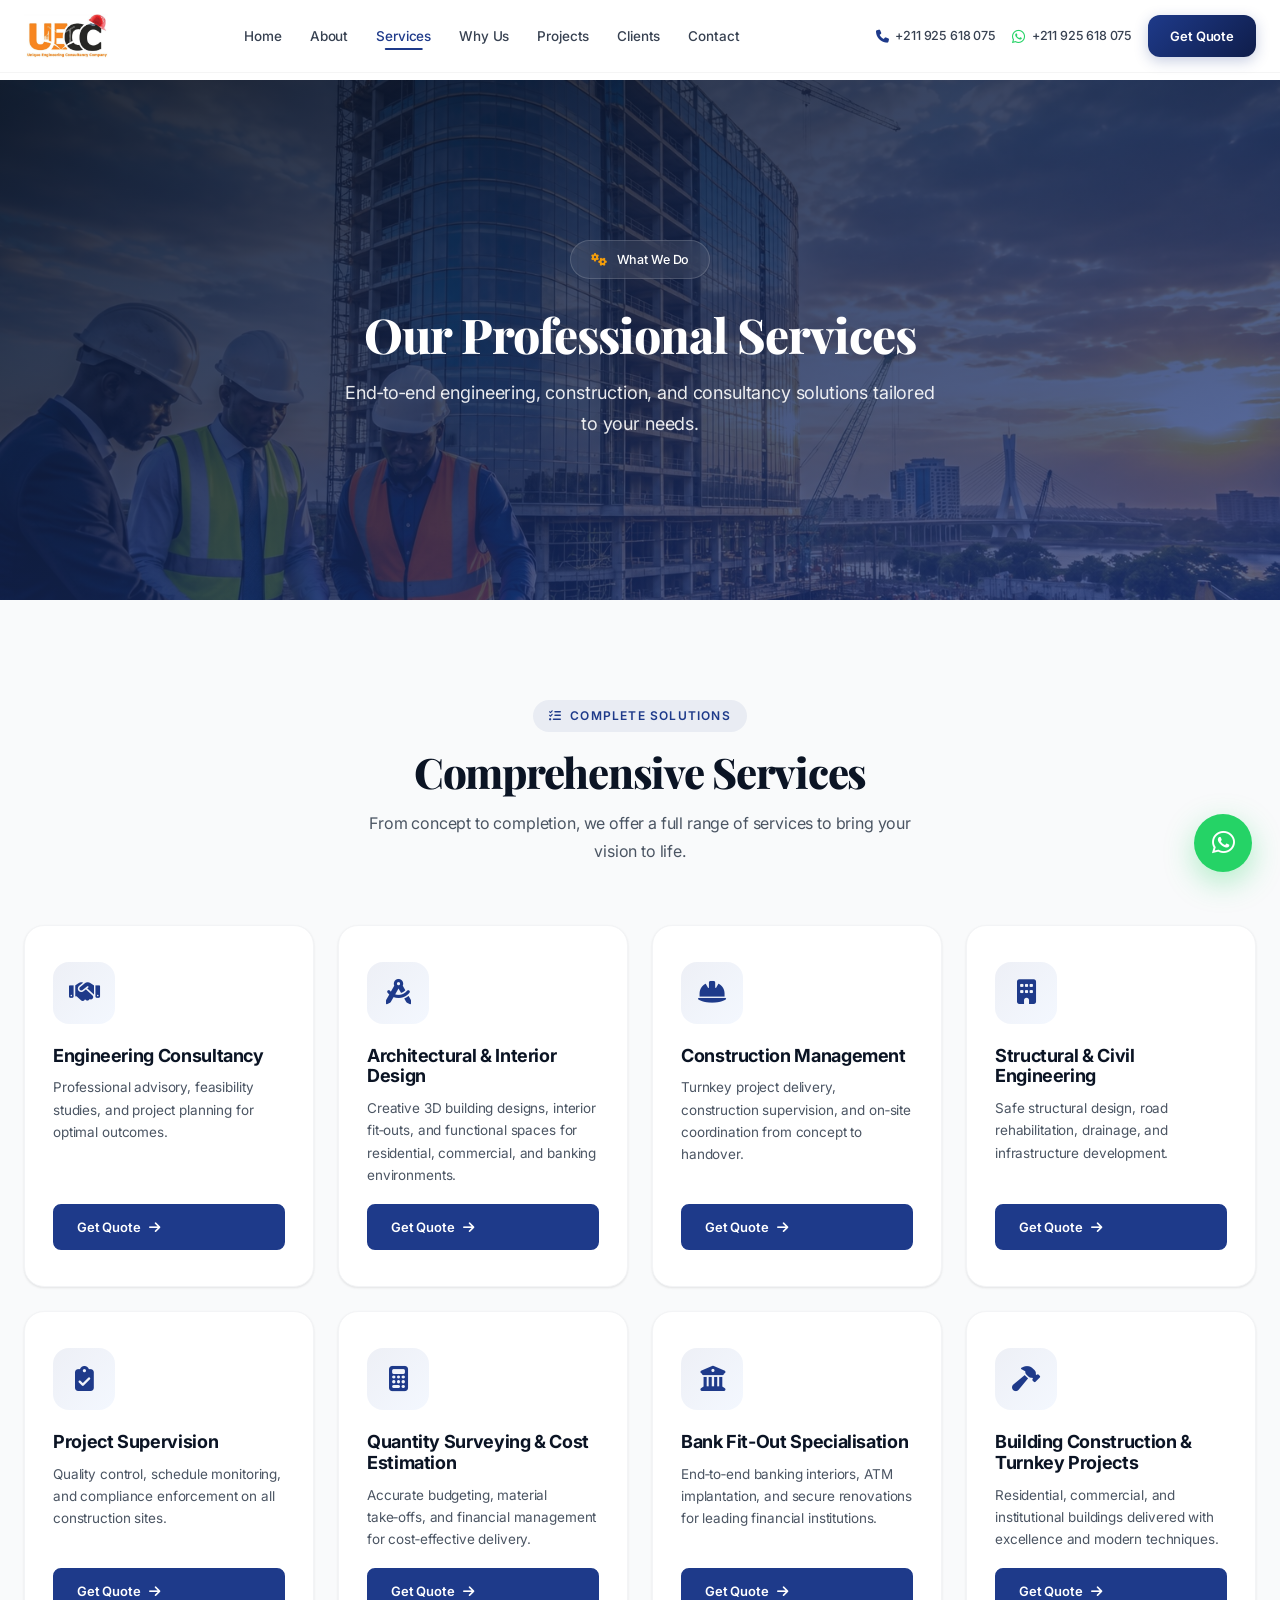
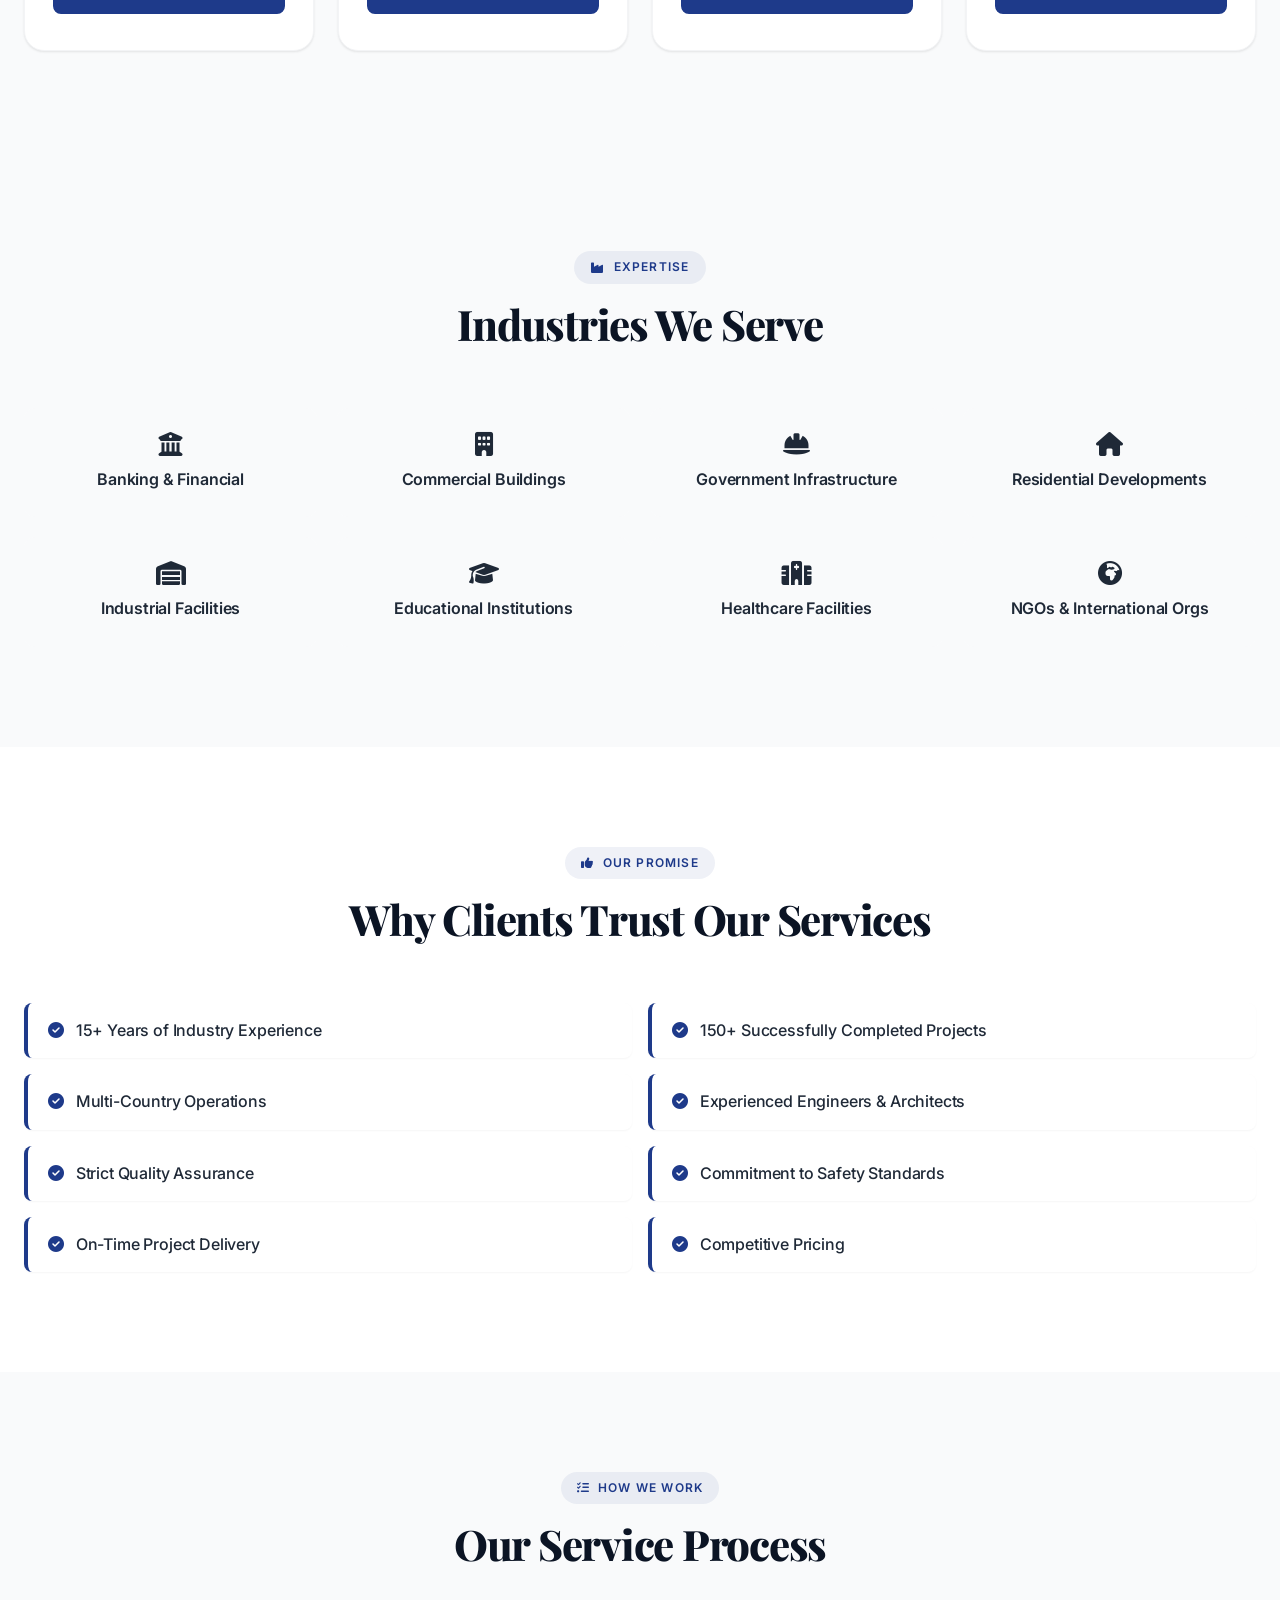
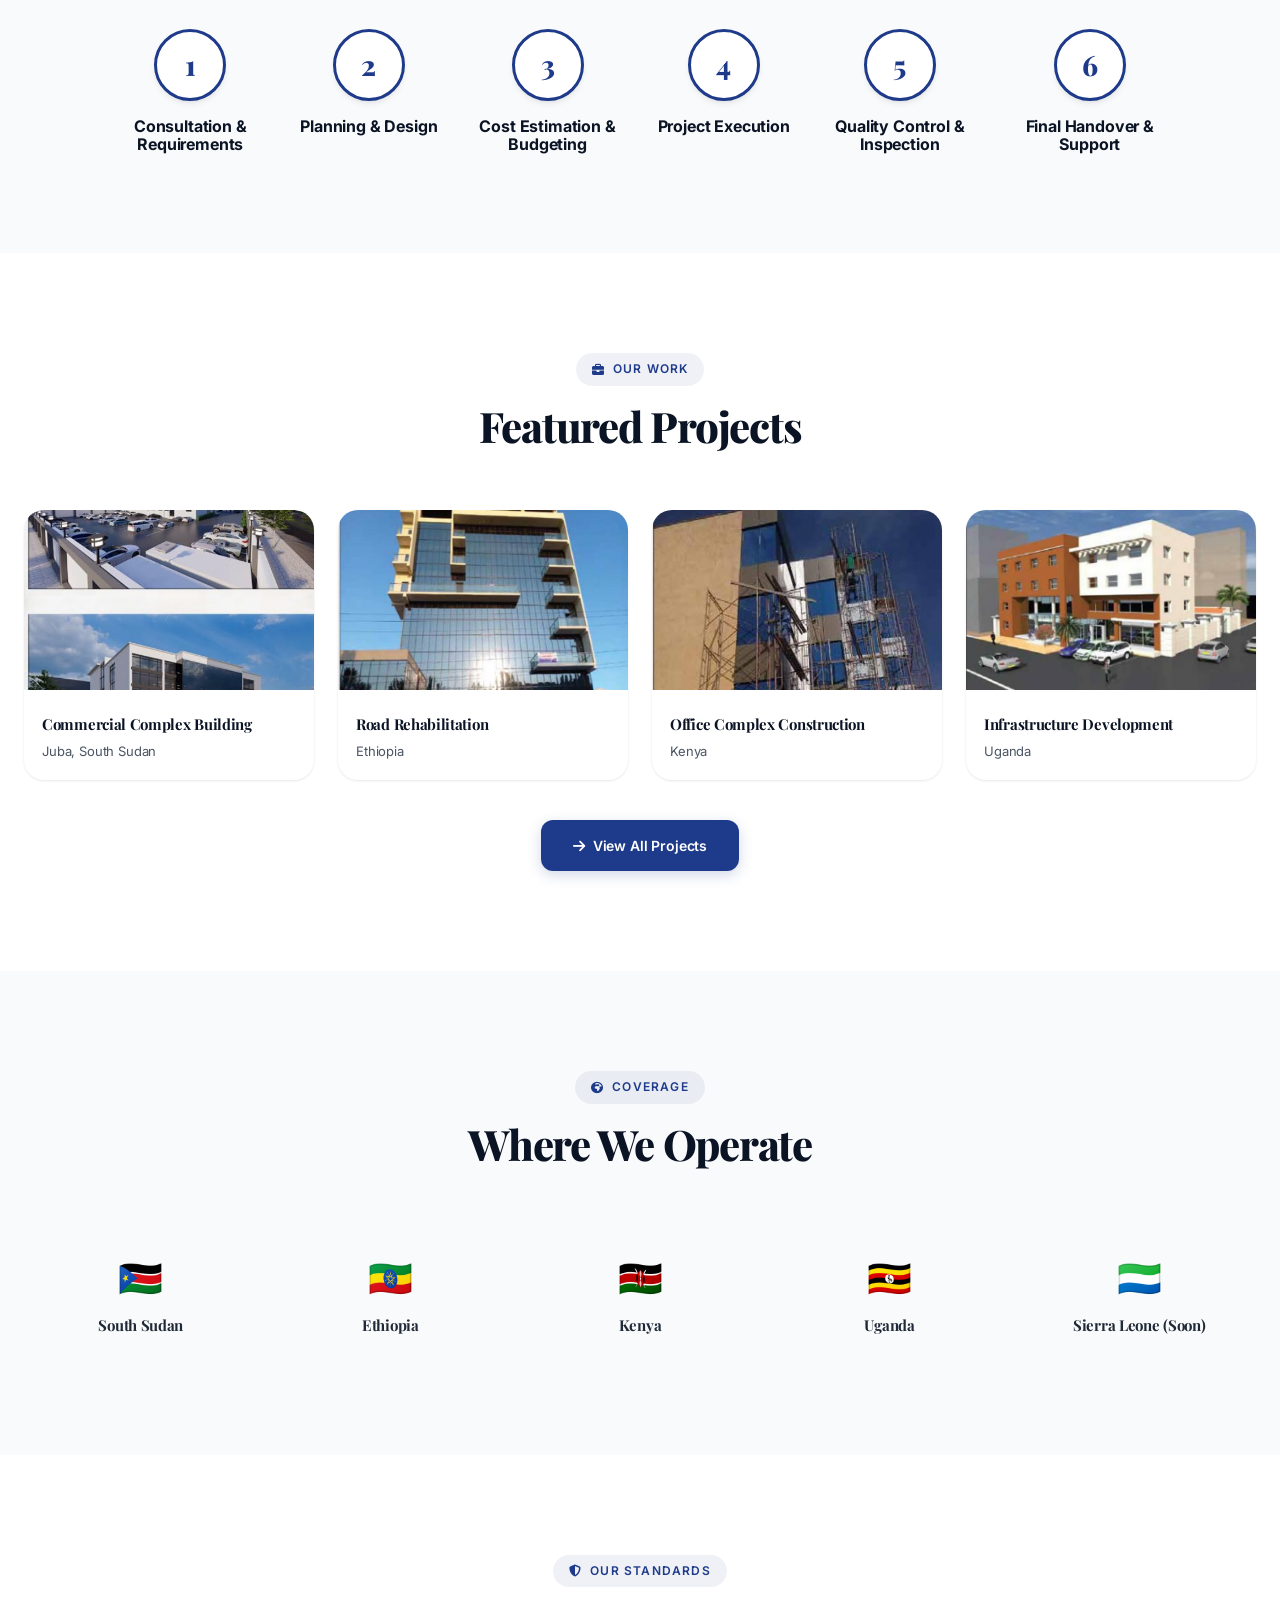
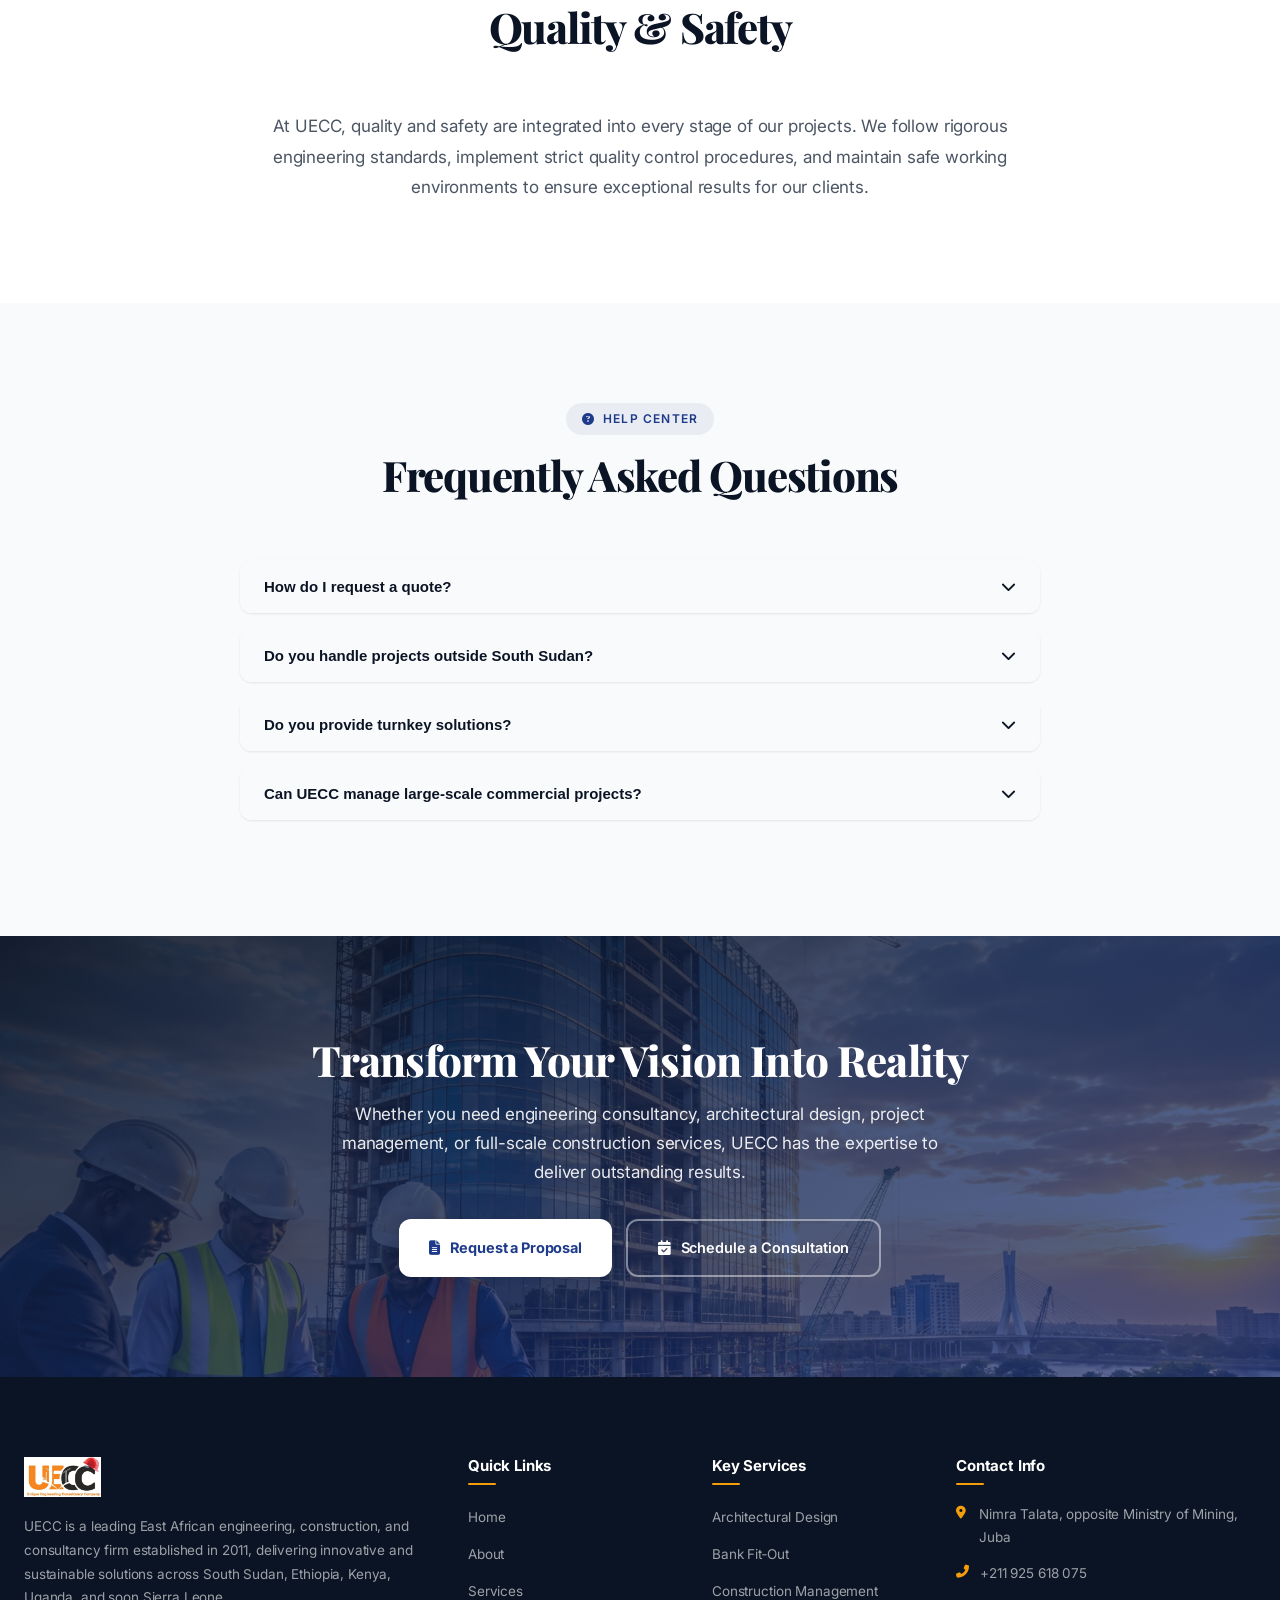
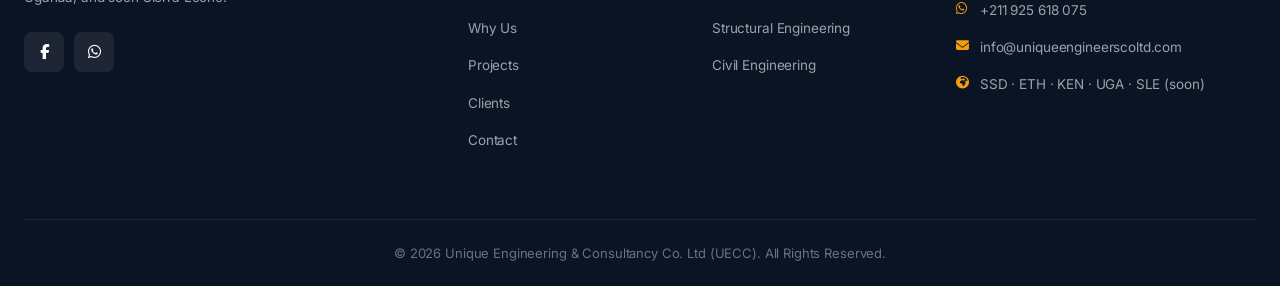
<file: services.html>
<!DOCTYPE html>
<html lang="en">
<head>
    <meta charset="UTF-8">
    <meta name="viewport" content="width=device-width, initial-scale=1.0">
    <title>Our Services — Unique Engineering & Consultancy Co. Ltd</title>
    <meta name="description" content="Comprehensive engineering, construction, and consultancy services by UECC. Industries, process, and expertise.">
    <link rel="preconnect" href="https://fonts.googleapis.com">
    <link rel="preconnect" href="https://fonts.gstatic.com" crossorigin>
    <link href="https://fonts.googleapis.com/css2?family=Inter:wght@300;400;500;600;700;800;900&family=Playfair+Display:ital,wght@0,400;0,500;0,600;0,700;0,800;0,900;1,400;1,500;1,600;1,700&display=swap" rel="stylesheet">
    <link rel="stylesheet" href="https://cdnjs.cloudflare.com/ajax/libs/font-awesome/6.5.1/css/all.min.css">
    <link rel="stylesheet" href="style.css">
    <style>
        /* Additional styles for new sections (no conflicts with style.css) */
        .industries-grid {
            display: grid;
            grid-template-columns: repeat(4, 1fr);
            gap: 20px;
        }
        .industry-item {
            background: var(--gray-50);
            padding: 24px;
            border-radius: var(--radius);
            text-align: center;
            font-weight: 600;
            transition: var(--transition);
        }
        .industry-item:hover {
            background: var(--primary);
            color: white;
        }
        .industry-item i {
            font-size: 24px;
            margin-bottom: 10px;
            display: block;
        }

        .trust-list {
            display: grid;
            grid-template-columns: repeat(2, 1fr);
            gap: 16px;
            list-style: none;
        }
        .trust-list li {
            background: white;
            padding: 14px 20px;
            border-radius: var(--radius-sm);
            border-left: 4px solid var(--primary);
            font-weight: 500;
            box-shadow: var(--shadow-xs);
        }

        .process-steps {
            display: flex;
            justify-content: center;
            flex-wrap: wrap;
            gap: 30px;
            margin-top: 40px;
        }
        .process-step {
            text-align: center;
            max-width: 160px;
        }
        .process-step .step-number {
            width: 72px;
            height: 72px;
            background: white;
            border: 3px solid var(--primary);
            border-radius: 50%;
            display: flex;
            align-items: center;
            justify-content: center;
            margin: 0 auto 16px;
            font-size: 28px;
            font-weight: 800;
            color: var(--primary);
            font-family: 'Playfair Display', serif;
            box-shadow: var(--shadow);
            transition: var(--transition);
        }
        .process-step:hover .step-number {
            background: var(--primary);
            color: white;
            transform: scale(1.08);
        }
        .process-step h4 {
            font-size: 16px;
            color: var(--navy);
            font-family: 'Inter', sans-serif;
            font-weight: 700;
        }

        .featured-projects-grid {
            display: grid;
            grid-template-columns: repeat(4, 1fr);
            gap: 24px;
        }
        .featured-project-card {
            border-radius: var(--radius-lg);
            overflow: hidden;
            background: white;
            box-shadow: var(--shadow-sm);
            transition: var(--transition);
        }
        .featured-project-card:hover {
            transform: translateY(-6px);
            box-shadow: var(--shadow-lg);
        }
        .featured-project-card img {
            width: 100%;
            height: 180px;
            object-fit: cover;
        }
        .featured-project-card .info {
            padding: 18px;
        }
        .featured-project-card h5 {
            font-size: 15px;
            color: var(--navy);
        }
        .featured-project-card p {
            font-size: 13px;
            color: var(--gray-600);
            margin-top: 6px;
        }

        .regions-grid {
            display: grid;
            grid-template-columns: repeat(auto-fit, minmax(140px, 1fr));
            gap: 16px;
            margin-top: 30px;
        }
        .region-card {
            text-align: center;
            background: var(--gray-50);
            padding: 20px 12px;
            border-radius: var(--radius);
            transition: var(--transition);
        }
        .region-card:hover {
            background: var(--primary);
            color: white;
        }
        .region-card .flag {
            font-size: 36px;
            margin-bottom: 8px;
        }
        .region-card h5 {
            font-size: 15px;
        }

        .faq-list {
            max-width: 800px;
            margin: 0 auto;
        }
        .faq-item {
            background: white;
            margin-bottom: 16px;
            border-radius: var(--radius);
            box-shadow: var(--shadow-sm);
            overflow: hidden;
        }
        .faq-question {
            padding: 18px 24px;
            font-weight: 600;
            cursor: pointer;
            display: flex;
            justify-content: space-between;
            align-items: center;
            background: var(--gray-50);
            border: none;
            width: 100%;
            text-align: left;
            font-size: 15px;
            color: var(--navy);
        }
        .faq-answer {
            padding: 0 24px 18px;
            display: none;
            color: var(--gray-600);
        }
        .faq-item.active .faq-answer {
            display: block;
        }
        .faq-item.active .faq-question i {
            transform: rotate(180deg);
        }

        @media (max-width: 992px) {
            .industries-grid, .featured-projects-grid { grid-template-columns: repeat(2, 1fr); }
            .trust-list { grid-template-columns: 1fr; }
        }
        @media (max-width: 600px) {
            .industries-grid, .featured-projects-grid { grid-template-columns: 1fr; }
        }
    </style>
</head>
<body>

    <!-- Navigation -->
    <nav class="navbar" id="navbar">
        <div class="nav-container">
            <a href="index.html" class="nav-logo">
                <img src="assets/uniquelogo.jpeg" alt="Unique Engineering & Consultancy Co. Ltd" class="logo-img">
            </a>
            <ul class="nav-links">
                <li><a href="index.html">Home</a></li>
                <li><a href="about.html">About</a></li>
                <li><a href="services.html" class="active">Services</a></li>
                <li><a href="whyus.html">Why Us</a></li>
                <li><a href="projects.html">Projects</a></li>
                <li><a href="clients.html">Clients</a></li>
                <li><a href="contact.html">Contact</a></li>
            </ul>
            <div class="nav-contact">
                <a href="tel:+211925618075" class="nav-phone"><i class="fas fa-phone"></i><span>+211 925 618 075</span></a>
                <a href="https://wa.me/211925618075" class="nav-whatsapp" target="_blank"><i class="fab fa-whatsapp"></i><span>+211 925 618 075</span></a>
                <a href="contact.html" class="btn-quote">Get Quote</a>
            </div>
            <button class="mobile-toggle" onclick="openMobileMenu()"><i class="fas fa-bars"></i></button>
        </div>
    </nav>

    <!-- Mobile Menu -->
    <div class="mobile-menu-overlay" id="mobileOverlay" onclick="closeMobileMenu()"></div>
    <div class="mobile-menu" id="mobileMenu">
        <button class="mobile-menu-close" onclick="closeMobileMenu()"><i class="fas fa-times"></i></button>
        <ul class="mobile-menu-links">
            <li><a href="index.html" onclick="closeMobileMenu()">Home</a></li>
            <li><a href="about.html" onclick="closeMobileMenu()">About</a></li>
            <li><a href="services.html" onclick="closeMobileMenu()">Services</a></li>
            <li><a href="whyus.html" onclick="closeMobileMenu()">Why Us</a></li>
            <li><a href="projects.html" onclick="closeMobileMenu()">Projects</a></li>
            <li><a href="clients.html" onclick="closeMobileMenu()">Clients</a></li>
            <li><a href="contact.html" onclick="closeMobileMenu()">Contact</a></li>
            <li><a href="tel:+211925618075"><i class="fas fa-phone"></i> ++211 925 618 075</a></li>
            <li><a href="https://wa.me/211925618075" target="_blank"><i class="fab fa-whatsapp"></i> +211 925 618 075</a></li>
        </ul>
        <a href="contact.html" class="btn-quote" style="display:block;text-align:center;margin-top:16px;" onclick="closeMobileMenu()">Get a Free Quote</a>
    </div>

    <!-- Hero Section -->
    <section class="services-hero">
        <div class="services-hero-overlay"></div>
        <div class="container services-hero-content">
            <div class="hero-badge"><i class="fas fa-cogs"></i> What We Do</div>
            <h1>Our Professional Services</h1>
            <p>End‑to‑end engineering, construction, and consultancy solutions tailored to your needs.</p>
        </div>
    </section>

    <!-- Services Cards -->
    <section class="services-detail">
        <div class="container">
            <div class="section-header reveal">
                <span class="section-badge"><i class="fas fa-list-check"></i> Complete Solutions</span>
                <h2 class="section-title">Comprehensive Services</h2>
                <p class="section-subtitle">From concept to completion, we offer a full range of services to bring your vision to life.</p>
            </div>
            <div class="services-grid">
                <!-- Card 1 -->
                <div class="service-card reveal reveal-delay-1">
                    <div class="service-icon"><i class="fas fa-handshake"></i></div>
                    <h3>Engineering Consultancy</h3>
                    <p>Professional advisory, feasibility studies, and project planning for optimal outcomes.</p>
                    <a href="contact.html" class="btn-service-quote">Get Quote <i class="fas fa-arrow-right"></i></a>
                </div>
                <!-- Card 2 -->
                <div class="service-card reveal reveal-delay-2">
                    <div class="service-icon"><i class="fas fa-drafting-compass"></i></div>
                    <h3>Architectural & Interior Design</h3>
                    <p>Creative 3D building designs, interior fit‑outs, and functional spaces for residential, commercial, and banking environments.</p>
                    <a href="contact.html" class="btn-service-quote">Get Quote <i class="fas fa-arrow-right"></i></a>
                </div>
                <!-- Card 3 -->
                <div class="service-card reveal reveal-delay-3">
                    <div class="service-icon"><i class="fas fa-hard-hat"></i></div>
                    <h3>Construction Management</h3>
                    <p>Turnkey project delivery, construction supervision, and on‑site coordination from concept to handover.</p>
                    <a href="contact.html" class="btn-service-quote">Get Quote <i class="fas fa-arrow-right"></i></a>
                </div>
                <!-- Card 4 -->
                <div class="service-card reveal reveal-delay-4">
                    <div class="service-icon"><i class="fas fa-building"></i></div>
                    <h3>Structural & Civil Engineering</h3>
                    <p>Safe structural design, road rehabilitation, drainage, and infrastructure development.</p>
                    <a href="contact.html" class="btn-service-quote">Get Quote <i class="fas fa-arrow-right"></i></a>
                </div>
                <!-- Card 5 -->
                <div class="service-card reveal reveal-delay-1">
                    <div class="service-icon"><i class="fas fa-clipboard-check"></i></div>
                    <h3>Project Supervision</h3>
                    <p>Quality control, schedule monitoring, and compliance enforcement on all construction sites.</p>
                    <a href="contact.html" class="btn-service-quote">Get Quote <i class="fas fa-arrow-right"></i></a>
                </div>
                <!-- Card 6 -->
                <div class="service-card reveal reveal-delay-2">
                    <div class="service-icon"><i class="fas fa-calculator"></i></div>
                    <h3>Quantity Surveying & Cost Estimation</h3>
                    <p>Accurate budgeting, material take‑offs, and financial management for cost‑effective delivery.</p>
                    <a href="contact.html" class="btn-service-quote">Get Quote <i class="fas fa-arrow-right"></i></a>
                </div>
                <!-- Card 7 -->
                <div class="service-card reveal reveal-delay-3">
                    <div class="service-icon"><i class="fas fa-university"></i></div>
                    <h3>Bank Fit‑Out Specialisation</h3>
                    <p>End‑to‑end banking interiors, ATM implantation, and secure renovations for leading financial institutions.</p>
                    <a href="contact.html" class="btn-service-quote">Get Quote <i class="fas fa-arrow-right"></i></a>
                </div>
                <!-- Card 8 -->
                <div class="service-card reveal reveal-delay-4">
                    <div class="service-icon"><i class="fas fa-hammer"></i></div>
                    <h3>Building Construction & Turnkey Projects</h3>
                    <p>Residential, commercial, and institutional buildings delivered with excellence and modern techniques.</p>
                    <a href="contact.html" class="btn-service-quote">Get Quote <i class="fas fa-arrow-right"></i></a>
                </div>
            </div>
        </div>
    </section>

    <!-- Industries We Serve -->
    <section class="industries" style="padding: 100px 0; background: var(--gray-50);">
        <div class="container">
            <div class="section-header reveal">
                <span class="section-badge"><i class="fas fa-industry"></i> Expertise</span>
                <h2 class="section-title">Industries We Serve</h2>
            </div>
            <div class="industries-grid reveal">
                <div class="industry-item"><i class="fas fa-university"></i> Banking & Financial</div>
                <div class="industry-item"><i class="fas fa-building"></i> Commercial Buildings</div>
                <div class="industry-item"><i class="fas fa-hard-hat"></i> Government Infrastructure</div>
                <div class="industry-item"><i class="fas fa-home"></i> Residential Developments</div>
                <div class="industry-item"><i class="fas fa-warehouse"></i> Industrial Facilities</div>
                <div class="industry-item"><i class="fas fa-graduation-cap"></i> Educational Institutions</div>
                <div class="industry-item"><i class="fas fa-hospital"></i> Healthcare Facilities</div>
                <div class="industry-item"><i class="fas fa-globe-africa"></i> NGOs & International Orgs</div>
            </div>
        </div>
    </section>

    <!-- Why Clients Trust Our Services -->
    <section class="trust-services" style="padding: 100px 0;">
        <div class="container">
            <div class="section-header reveal">
                <span class="section-badge"><i class="fas fa-thumbs-up"></i> Our Promise</span>
                <h2 class="section-title">Why Clients Trust Our Services</h2>
            </div>
            <ul class="trust-list reveal">
                <li><i class="fas fa-check-circle" style="color:var(--primary); margin-right:8px;"></i> 15+ Years of Industry Experience</li>
                <li><i class="fas fa-check-circle" style="color:var(--primary); margin-right:8px;"></i> 150+ Successfully Completed Projects</li>
                <li><i class="fas fa-check-circle" style="color:var(--primary); margin-right:8px;"></i> Multi-Country Operations</li>
                <li><i class="fas fa-check-circle" style="color:var(--primary); margin-right:8px;"></i> Experienced Engineers & Architects</li>
                <li><i class="fas fa-check-circle" style="color:var(--primary); margin-right:8px;"></i> Strict Quality Assurance</li>
                <li><i class="fas fa-check-circle" style="color:var(--primary); margin-right:8px;"></i> Commitment to Safety Standards</li>
                <li><i class="fas fa-check-circle" style="color:var(--primary); margin-right:8px;"></i> On-Time Project Delivery</li>
                <li><i class="fas fa-check-circle" style="color:var(--primary); margin-right:8px;"></i> Competitive Pricing</li>
            </ul>
        </div>
    </section>

    <!-- Our Service Process -->
    <section class="process" style="padding: 100px 0; background: var(--gray-50);">
        <div class="container">
            <div class="section-header reveal">
                <span class="section-badge"><i class="fas fa-tasks"></i> How We Work</span>
                <h2 class="section-title">Our Service Process</h2>
            </div>
            <div class="process-steps reveal">
                <div class="process-step">
                    <div class="step-number">1</div>
                    <h4>Consultation & Requirements</h4>
                </div>
                <div class="process-step">
                    <div class="step-number">2</div>
                    <h4>Planning & Design</h4>
                </div>
                <div class="process-step">
                    <div class="step-number">3</div>
                    <h4>Cost Estimation & Budgeting</h4>
                </div>
                <div class="process-step">
                    <div class="step-number">4</div>
                    <h4>Project Execution</h4>
                </div>
                <div class="process-step">
                    <div class="step-number">5</div>
                    <h4>Quality Control & Inspection</h4>
                </div>
                <div class="process-step">
                    <div class="step-number">6</div>
                    <h4>Final Handover & Support</h4>
                </div>
            </div>
        </div>
    </section>

    <!-- Featured Projects Preview -->
    <section class="featured-projects" style="padding: 100px 0;">
        <div class="container">
            <div class="section-header reveal">
                <span class="section-badge"><i class="fas fa-briefcase"></i> Our Work</span>
                <h2 class="section-title">Featured Projects</h2>
            </div>
            <div class="featured-projects-grid reveal">
                <div class="featured-project-card">
                    <img src="assets/unique1.jpeg" alt="Commercial Bank Fit-Out">
                    <div class="info"><h5>Commercial Complex Building</h5><p>Juba, South Sudan</p></div>
                </div>
                <div class="featured-project-card">
                    <img src="assets/unique5.jpeg" alt="Road Rehabilitation">
                    <div class="info"><h5>Road Rehabilitation</h5><p>Ethiopia</p></div>
                </div>
                <div class="featured-project-card">
                    <img src="assets/unique6.jpeg" alt="Office Complex">
                    <div class="info"><h5>Office Complex Construction</h5><p>Kenya</p></div>
                </div>
                <div class="featured-project-card">
                    <img src="assets/unique9.jpeg" alt="Infrastructure Development">
                    <div class="info"><h5>Infrastructure Development</h5><p>Uganda</p></div>
                </div>
            </div>
            <div class="client-cta reveal" style="margin-top:40px;">
                <a href="projects.html" class="btn-clients-action"><i class="fas fa-arrow-right"></i> View All Projects</a>
            </div>
        </div>
    </section>

    <!-- Service Coverage Area -->
    <section class="regions" style="padding: 100px 0; background: var(--gray-50);">
        <div class="container">
            <div class="section-header reveal">
                <span class="section-badge"><i class="fas fa-globe-africa"></i> Coverage</span>
                <h2 class="section-title">Where We Operate</h2>
            </div>
            <div class="regions-grid reveal">
                <div class="region-card"><div class="flag">🇸🇸</div><h5>South Sudan</h5></div>
                <div class="region-card"><div class="flag">🇪🇹</div><h5>Ethiopia</h5></div>
                <div class="region-card"><div class="flag">🇰🇪</div><h5>Kenya</h5></div>
                <div class="region-card"><div class="flag">🇺🇬</div><h5>Uganda</h5></div>
                <div class="region-card"><div class="flag">🇸🇱</div><h5>Sierra Leone (Soon)</h5></div>
            </div>
        </div>
    </section>

    <!-- Quality & Safety Commitment -->
    <section class="quality-safety" style="padding: 100px 0;">
        <div class="container" style="max-width: 800px; text-align:center;">
            <div class="section-header reveal">
                <span class="section-badge"><i class="fas fa-shield-alt"></i> Our Standards</span>
                <h2 class="section-title">Quality & Safety</h2>
            </div>
            <p class="reveal" style="font-size:17px; color:var(--gray-600); line-height:1.8;">
                At UECC, quality and safety are integrated into every stage of our projects. We follow rigorous engineering standards, implement strict quality control procedures, and maintain safe working environments to ensure exceptional results for our clients.
            </p>
        </div>
    </section>

    <!-- FAQs -->
    <section class="faqs" style="padding: 100px 0; background: var(--gray-50);">
        <div class="container">
            <div class="section-header reveal">
                <span class="section-badge"><i class="fas fa-question-circle"></i> Help Center</span>
                <h2 class="section-title">Frequently Asked Questions</h2>
            </div>
            <div class="faq-list reveal">
                <div class="faq-item">
                    <button class="faq-question" onclick="toggleFAQ(this)">How do I request a quote? <i class="fas fa-chevron-down"></i></button>
                    <div class="faq-answer"><p>Contact our team through our website, phone, or email. We'll provide a detailed estimate after understanding your needs.</p></div>
                </div>
                <div class="faq-item">
                    <button class="faq-question" onclick="toggleFAQ(this)">Do you handle projects outside South Sudan? <i class="fas fa-chevron-down"></i></button>
                    <div class="faq-answer"><p>Yes. We currently operate in South Sudan, Ethiopia, Kenya, and Uganda, with expansion planned into Sierra Leone.</p></div>
                </div>
                <div class="faq-item">
                    <button class="faq-question" onclick="toggleFAQ(this)">Do you provide turnkey solutions? <i class="fas fa-chevron-down"></i></button>
                    <div class="faq-answer"><p>Yes. We manage projects from concept and design through construction and final handover.</p></div>
                </div>
                <div class="faq-item">
                    <button class="faq-question" onclick="toggleFAQ(this)">Can UECC manage large-scale commercial projects? <i class="fas fa-chevron-down"></i></button>
                    <div class="faq-answer"><p>Absolutely. Our team has extensive experience delivering commercial, banking, and infrastructure projects.</p></div>
                </div>
            </div>
        </div>
    </section>

    <!-- Final CTA -->
    <section class="cta-image-banner">
        <div class="cta-image-overlay"></div>
        <div class="container cta-image-content reveal">
            <h2>Transform Your Vision Into Reality</h2>
            <p>Whether you need engineering consultancy, architectural design, project management, or full-scale construction services, UECC has the expertise to deliver outstanding results.</p>
            <div class="cta-buttons">
                <a href="contact.html" class="btn-white"><i class="fas fa-file-alt"></i> Request a Proposal</a>
                <a href="contact.html" class="btn-outline-white"><i class="fas fa-calendar-check"></i> Schedule a Consultation</a>
            </div>
        </div>
    </section>

    <!-- Footer -->
    <footer>
        <div class="container">
            <div class="footer-grid">
                <div class="footer-brand">
                    <a href="index.html" class="nav-logo"><img src="assets/uniquelogo.jpeg" alt="UECC Logo" class="logo-img"></a>
                    <p>UECC is a leading East African engineering, construction, and consultancy firm established in 2011, delivering innovative and sustainable solutions across South Sudan, Ethiopia, Kenya, Uganda, and soon Sierra Leone.</p>
                    <div class="contact-social" style="margin-top:22px;">
                        <a href="https://www.facebook.com/p/Unique-Engineering-consultancy-Co-Ltd-100063910663407/"
   target="_blank"
   rel="noopener noreferrer"
   class="social-link"
   aria-label="Facebook">
    <i class="fab fa-facebook-f"></i>
</a>

<!-- WhatsApp -->
<a href="https://wa.me/211925618075"
   target="_blank"
   rel="noopener noreferrer"
   class="social-link"
   aria-label="WhatsApp">
    <i class="fab fa-whatsapp"></i>
</a>
                    </div>
                </div>
                <div class="footer-col">
                    <h4>Quick Links</h4>
                    <ul class="footer-links">
                        <li><a href="index.html">Home</a></li>
                        <li><a href="about.html">About</a></li>
                        <li><a href="services.html">Services</a></li>
                        <li><a href="whyus.html">Why Us</a></li>
                        <li><a href="projects.html">Projects</a></li>
                        <li><a href="clients.html">Clients</a></li>
                        <li><a href="contact.html">Contact</a></li>
                    </ul>
                </div>
                <div class="footer-col">
                    <h4>Key Services</h4>
                    <ul class="footer-links">
                        <li><a href="services.html">Architectural Design</a></li>
                        <li><a href="services.html">Bank Fit‑Out</a></li>
                        <li><a href="services.html">Construction Management</a></li>
                        <li><a href="services.html">Structural Engineering</a></li>
                        <li><a href="services.html">Civil Engineering</a></li>
                    </ul>
                </div>
                  <div class="footer-col">
                    <h4>Contact Info</h4>
                    <div class="footer-contact-item"><i class="fas fa-map-marker-alt"></i><span>Nimra Talata, opposite Ministry of Mining, Juba</span></div>
                    <div class="footer-contact-item"><i class="fas fa-phone-alt"></i><a href="tel:+211925618075">+211 925 618 075</a></div>
                    <div class="footer-contact-item"><i class="fab fa-whatsapp"></i><a href="https://wa.me/211925618075">+211 925 618 075</a></div>
                    <div class="footer-contact-item"><i class="fas fa-envelope"></i><a href="mailto:info@uniqueengineerscoltd.com">info@uniqueengineerscoltd.com</a></div>
                    <div class="footer-contact-item"><i class="fas fa-globe-africa"></i><span>SSD · ETH · KEN · UGA · SLE (soon)</span></div>
                </div>
            </div>
            <div class="footer-bottom">
                <p>&copy; 2026 Unique Engineering & Consultancy Co. Ltd (UECC). All Rights Reserved.</p>
            </div>
        </div>
    </footer>

    <div class="whatsapp-float"><a href="https://wa.me/211925618075" target="_blank"><i class="fab fa-whatsapp"></i></a></div>
    <button class="back-to-top" id="backToTop" onclick="scrollToTop()"><i class="fas fa-arrow-up"></i></button>

    <script src="script.js"></script>
    <script>
        // FAQ toggle
        function toggleFAQ(btn) {
            const item = btn.parentElement;
            item.classList.toggle('active');
        }
    </script>
</body>
</html>
</file>
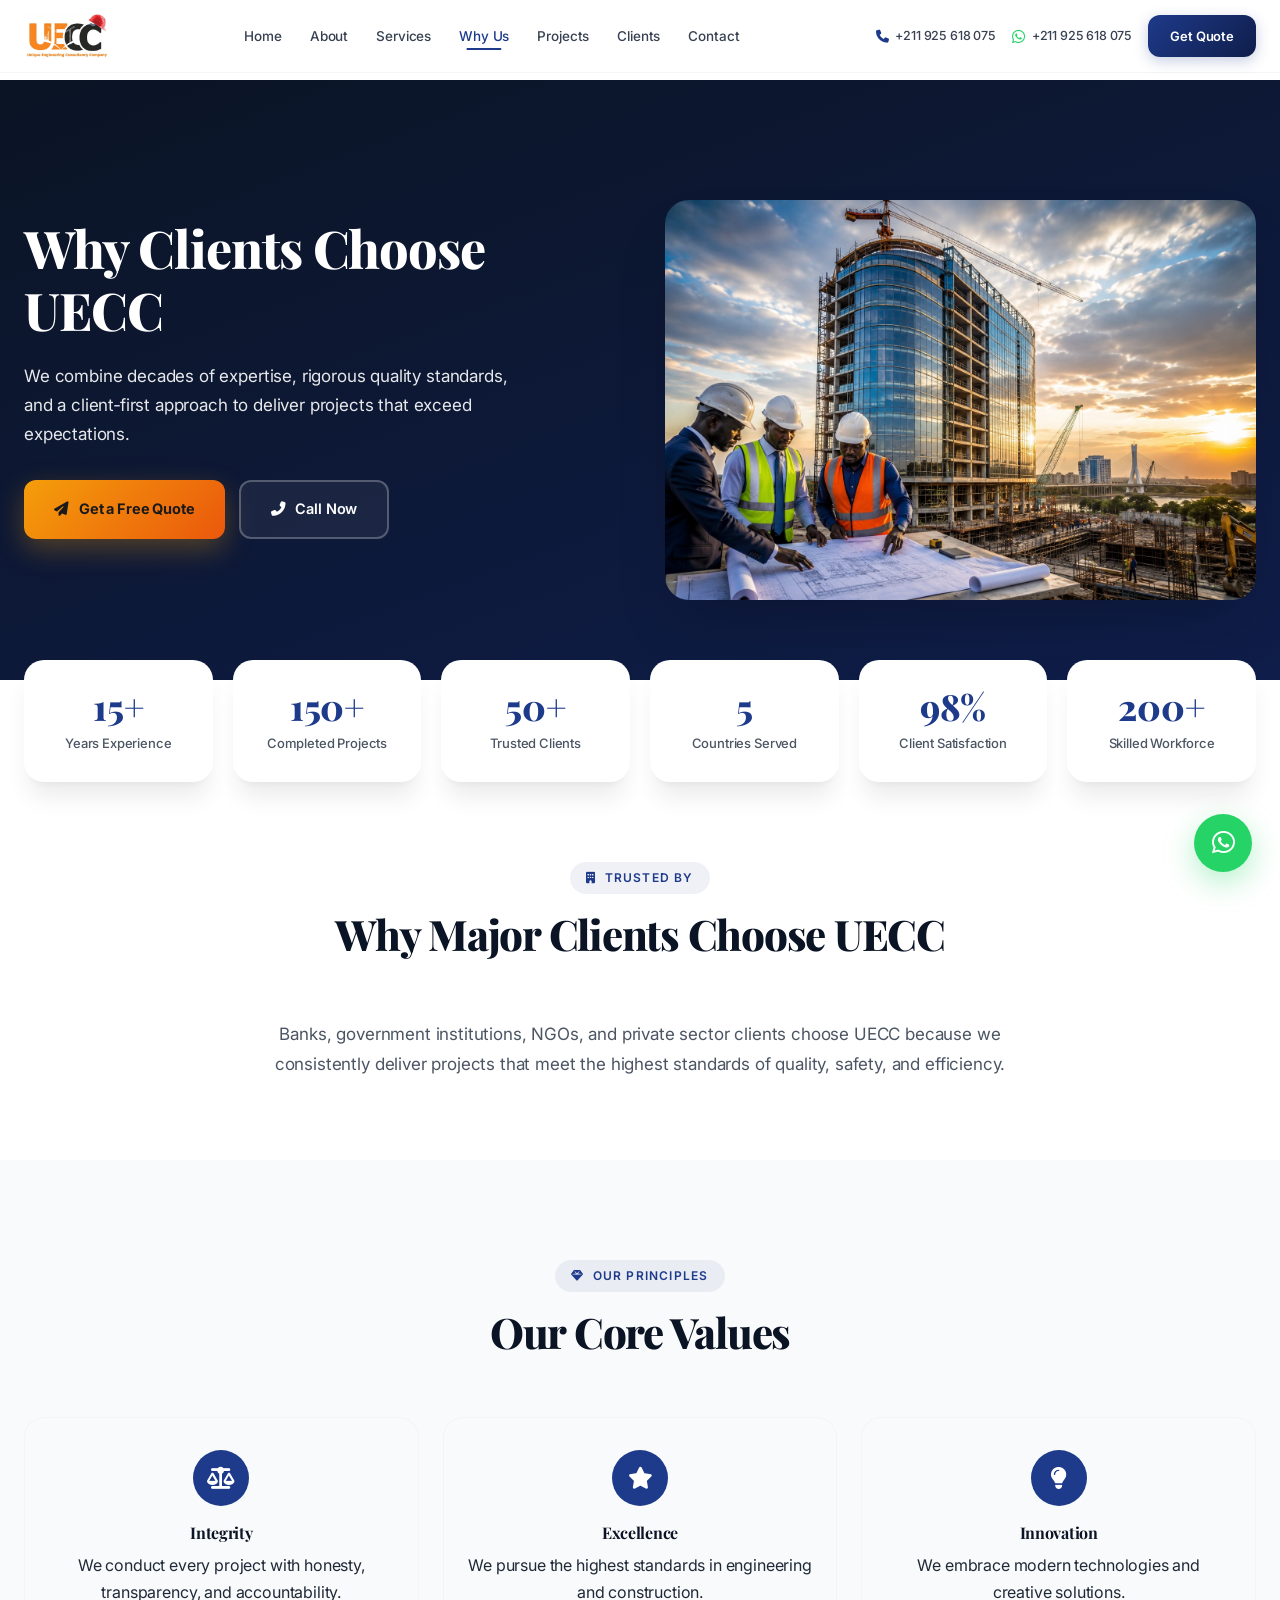
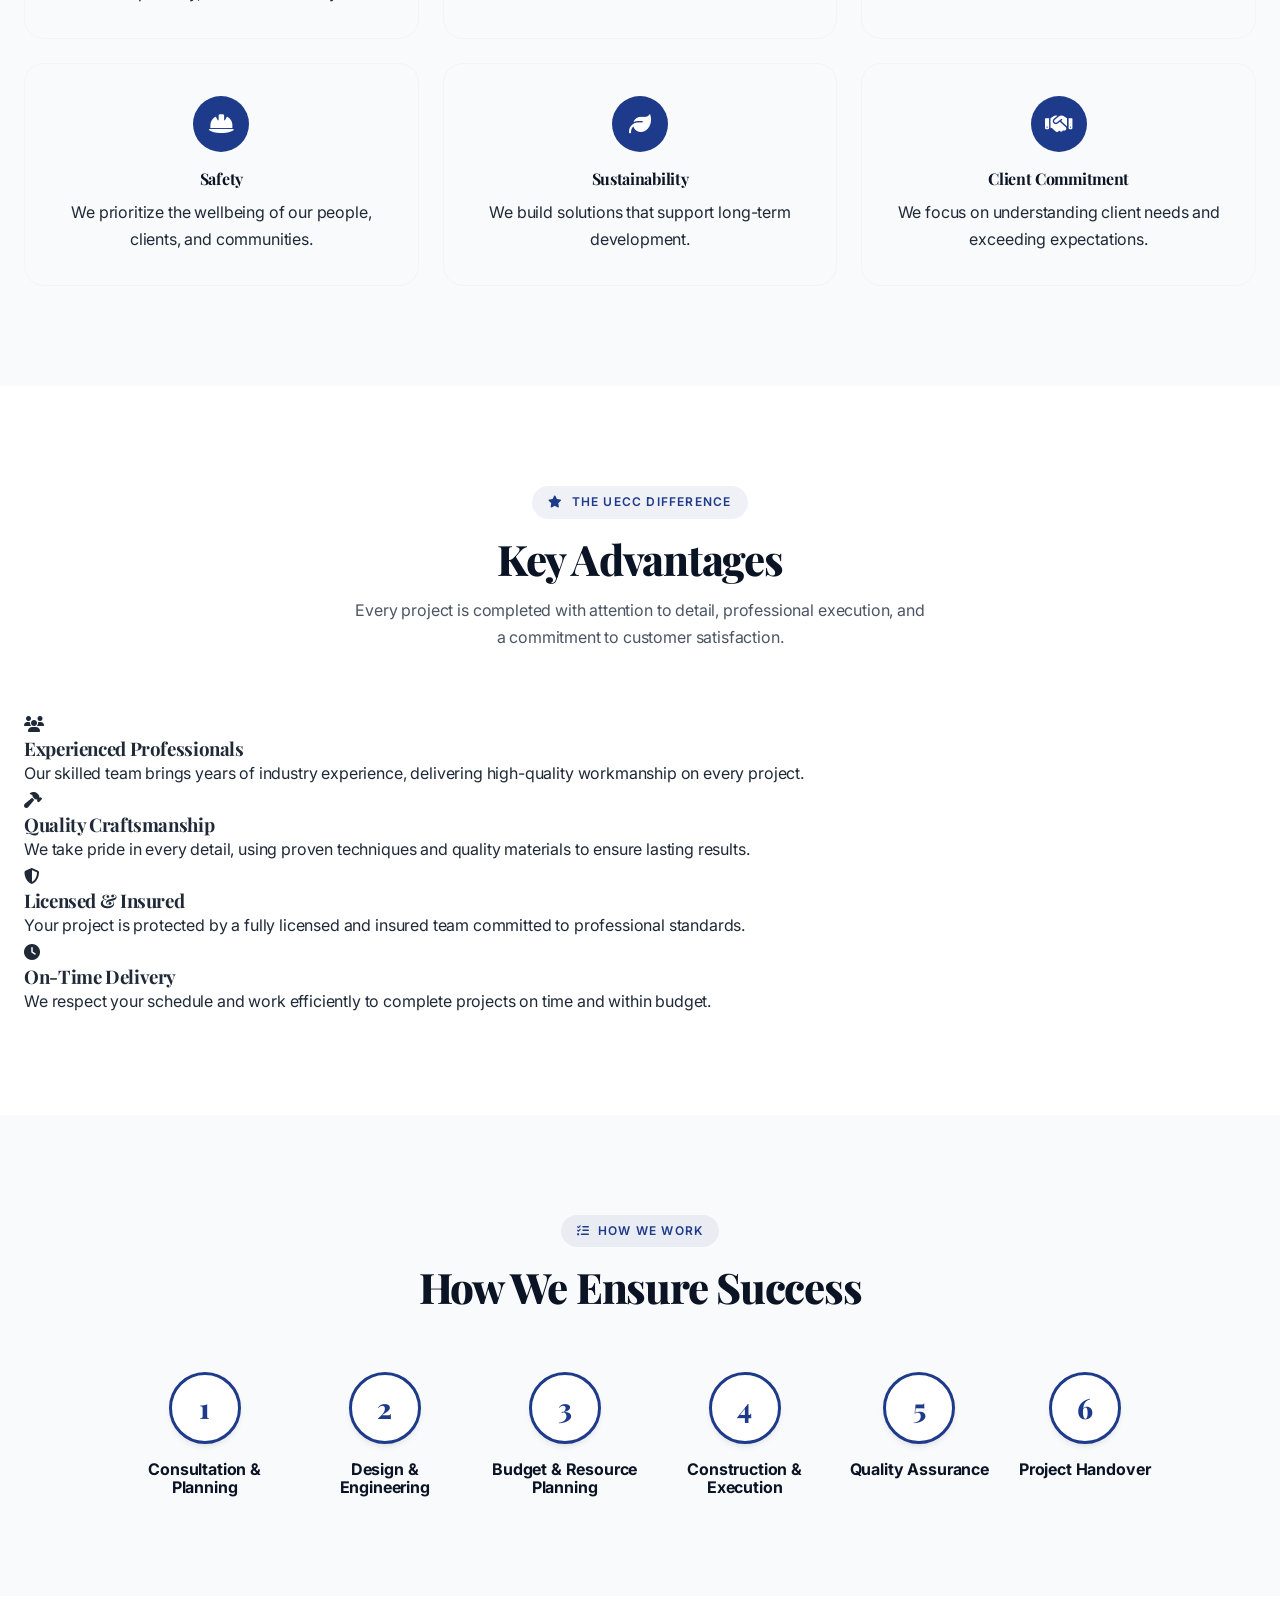
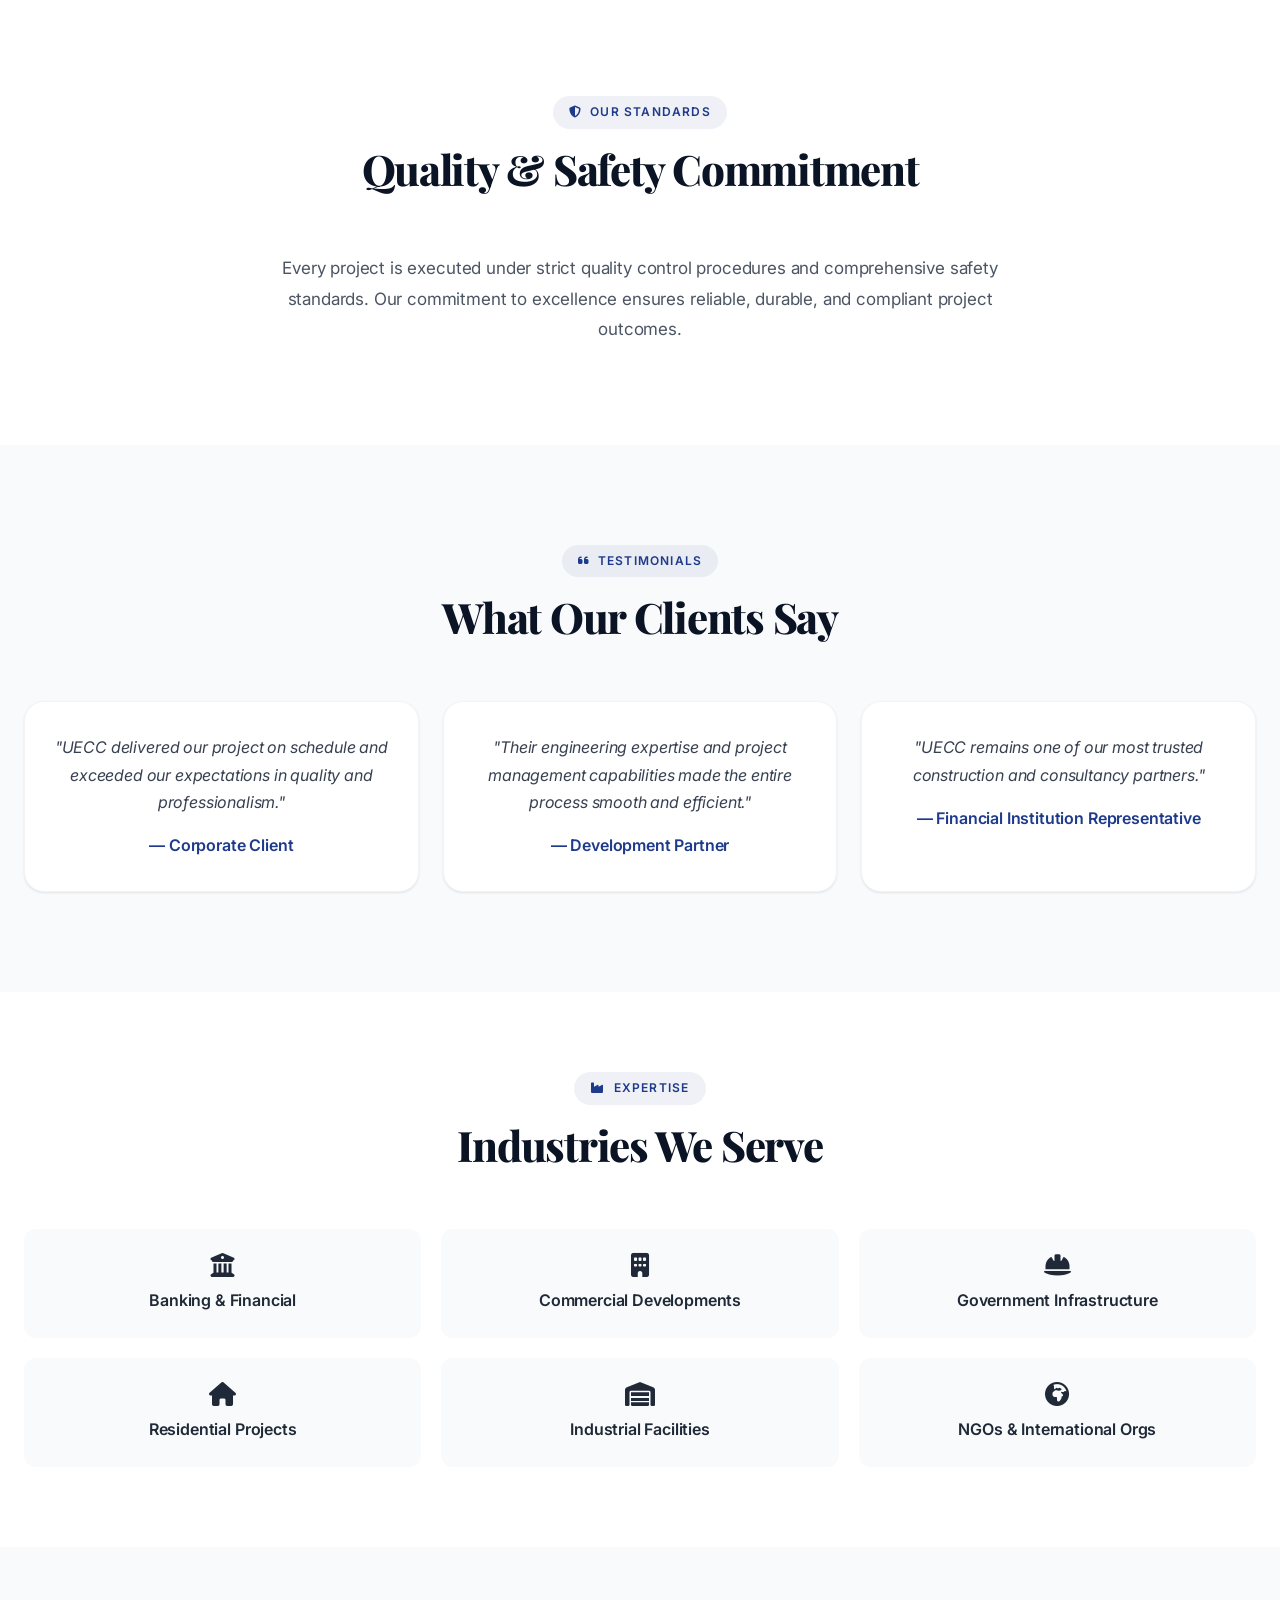
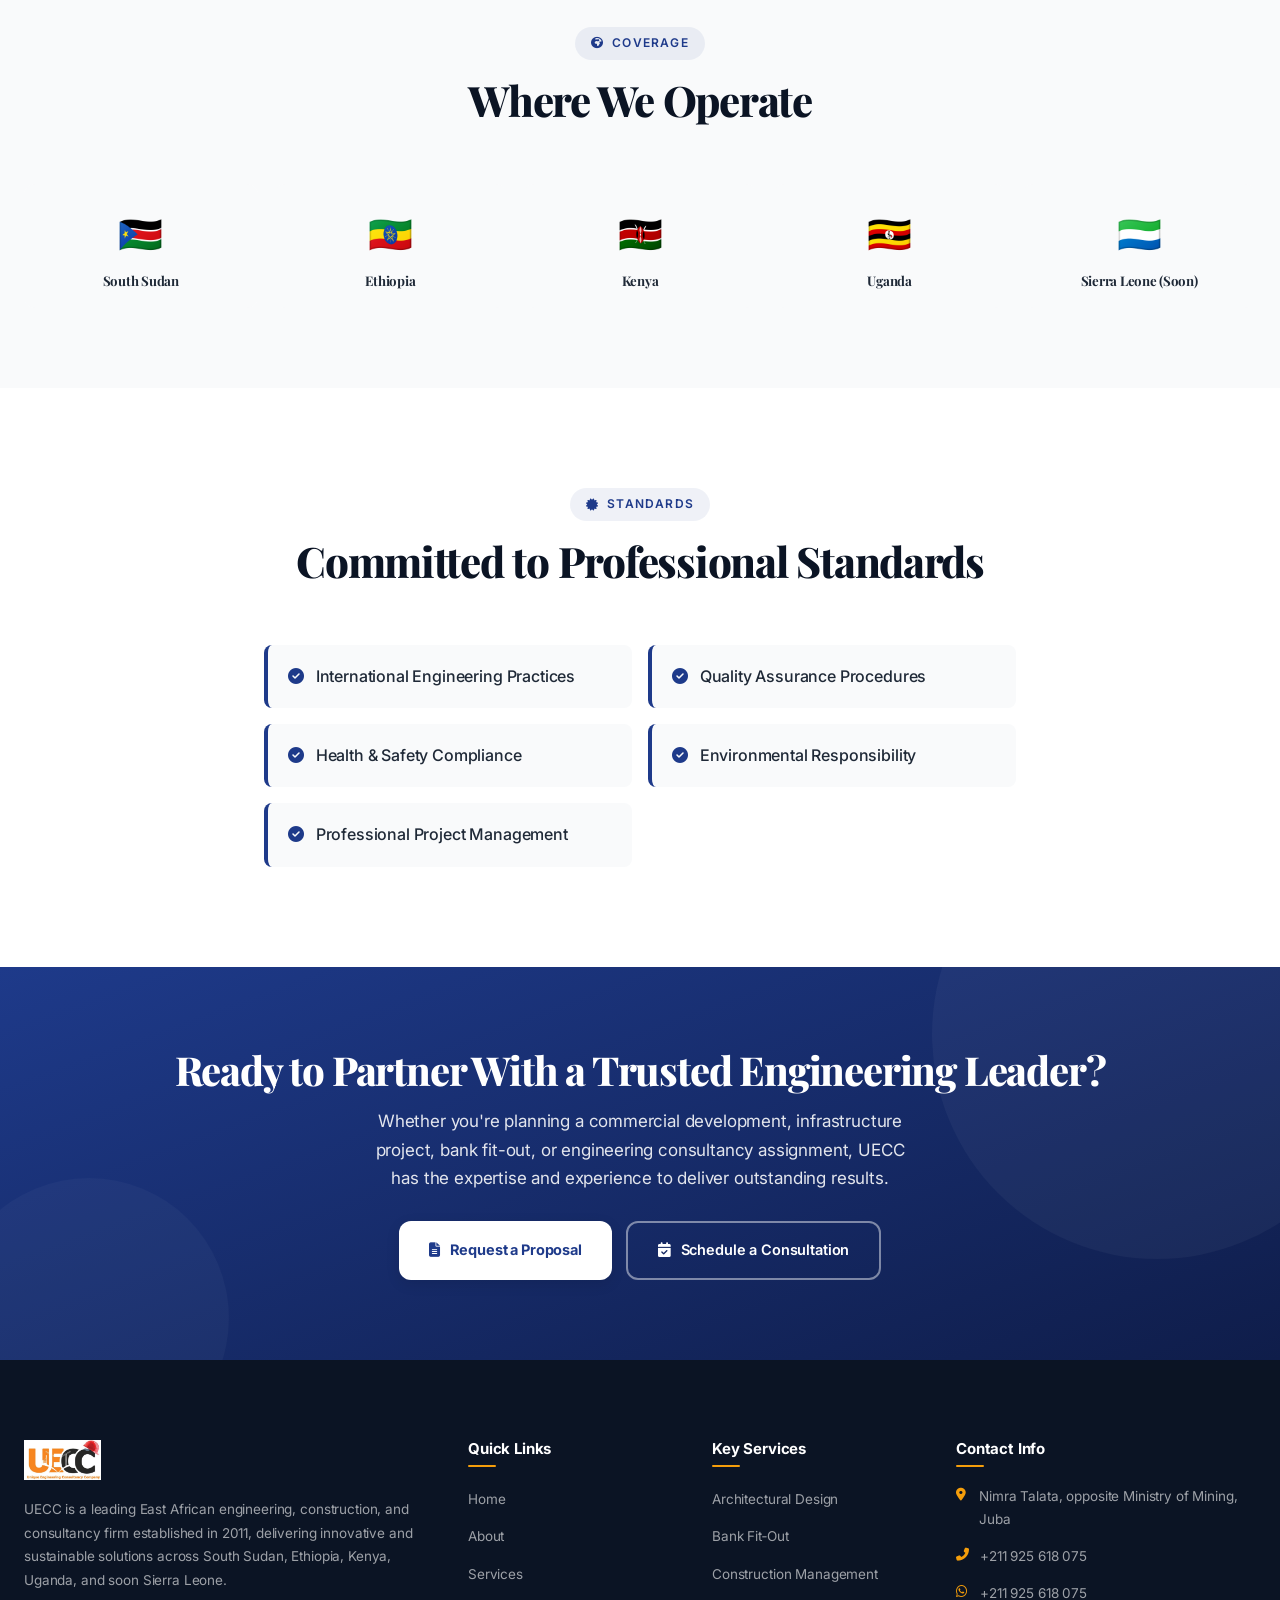
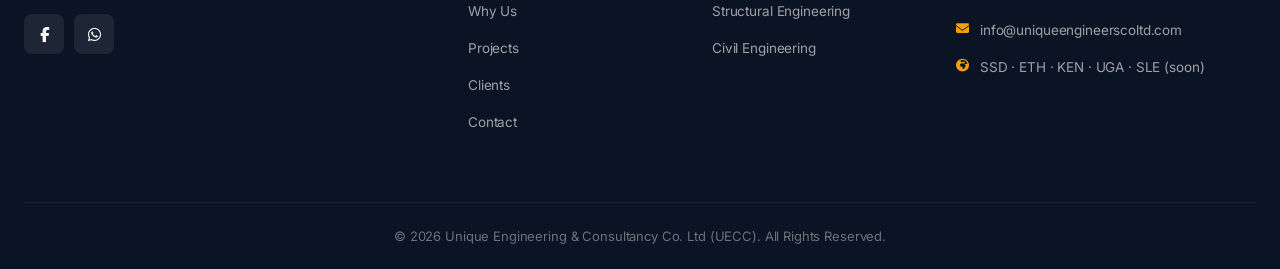
<file: whyus.html>
<!DOCTYPE html>
<html lang="en">
<head>
    <meta charset="UTF-8">
    <meta name="viewport" content="width=device-width, initial-scale=1.0">
    <title>Why Choose Us — Unique Engineering & Consultancy Co. Ltd</title>
    <meta name="description" content="Discover why leading organizations trust UECC for engineering, construction, and consultancy. Proven results, professional standards, and client‑focused service.">
    <link rel="preconnect" href="https://fonts.googleapis.com">
    <link rel="preconnect" href="https://fonts.gstatic.com" crossorigin>
    <link href="https://fonts.googleapis.com/css2?family=Inter:wght@300;400;500;600;700;800;900&family=Playfair+Display:ital,wght@0,400;0,500;0,600;0,700;0,800;0,900;1,400;1,500;1,600;1,700&display=swap" rel="stylesheet">
    <link rel="stylesheet" href="https://cdnjs.cloudflare.com/ajax/libs/font-awesome/6.5.1/css/all.min.css">
    <link rel="stylesheet" href="style.css">
    <style>
        /* ===== SPLIT HERO ===== */
        .why-hero {
            position: relative;
            background: linear-gradient(160deg, var(--navy) 0%, var(--primary-dark) 100%);
            color: white;
            padding: 120px 0 80px;
            margin-top: 80px;
            overflow: hidden;
        }
        .why-hero-grid {
            display: grid;
            grid-template-columns: 1fr 1fr;
            gap: 50px;
            align-items: center;
            max-width: 1400px;
            margin: 0 auto;
            padding: 0 24px;
        }
        .why-hero-text h1 {
            font-size: clamp(34px, 4.5vw, 52px);
            font-weight: 800;
            margin-bottom: 20px;
            line-height: 1.2;
        }
        .why-hero-text p {
            font-size: 17px;
            opacity: 0.9;
            margin-bottom: 32px;
            max-width: 500px;
            line-height: 1.7;
        }
        .why-hero-image {
            border-radius: var(--radius-xl);
            overflow: hidden;
            box-shadow: var(--shadow-2xl);
        }
        .why-hero-image img {
            width: 100%;
            height: 400px;
            object-fit: cover;
            display: block;
        }

        /* Statistics */
        .why-stats-grid {
            display: grid;
            grid-template-columns: repeat(6, 1fr);
            gap: 20px;
            margin-top: 40px;
        }
        .why-stat-box {
            background: white;
            padding: 28px 16px;
            border-radius: var(--radius-lg);
            box-shadow: var(--shadow-lg);
            text-align: center;
            transition: transform var(--transition);
        }
        .why-stat-box:hover { transform: translateY(-6px); }
        .why-stat-box .number {
            font-size: 36px;
            font-weight: 800;
            color: var(--primary);
            font-family: 'Playfair Display', serif;
            line-height: 1;
        }
        .why-stat-box .desc {
            font-size: 13px;
            color: var(--gray-600);
            margin-top: 8px;
            font-weight: 500;
        }

        .values-grid {
            display: grid;
            grid-template-columns: repeat(3, 1fr);
            gap: 24px;
        }
        .value-card {
            background: var(--gray-50);
            padding: 32px 24px;
            border-radius: var(--radius-lg);
            border: 1px solid var(--gray-100);
            text-align: center;
            transition: all var(--transition);
        }
        .value-card:hover {
            background: white;
            box-shadow: var(--shadow-lg);
            transform: translateY(-4px);
        }
        .value-card .icon {
            width: 56px;
            height: 56px;
            background: var(--primary);
            color: white;
            border-radius: 50%;
            display: flex;
            align-items: center;
            justify-content: center;
            margin: 0 auto 18px;
            font-size: 22px;
        }
        .value-card h4 { color: var(--navy); margin-bottom: 10px; }

        /* Industries grid */
        .industries-grid {
            display: grid;
            grid-template-columns: repeat(3, 1fr);
            gap: 20px;
        }
        .industry-item {
            background: var(--gray-50);
            padding: 24px;
            border-radius: var(--radius);
            text-align: center;
            font-weight: 600;
            transition: var(--transition);
        }
        .industry-item i {
            font-size: 24px;
            margin-bottom: 10px;
            display: block;
        }
        .industry-item:hover {
            background: var(--primary);
            color: white;
        }

        .testimonial-static {
            display: grid;
            grid-template-columns: repeat(3, 1fr);
            gap: 24px;
            margin-top: 40px;
        }
        .testimonial-static-card {
            background: white;
            padding: 32px 24px;
            border-radius: var(--radius-lg);
            box-shadow: var(--shadow-sm);
            border: 1px solid var(--gray-100);
            text-align: center;
        }
        .testimonial-static-card p {
            font-style: italic;
            color: var(--gray-700);
            line-height: 1.7;
        }
        .testimonial-static-card .author {
            margin-top: 16px;
            font-weight: 600;
            color: var(--primary);
        }

        /* ===== RESPONSIVE FIXES ===== */
        @media (max-width: 992px) {
            .why-hero-grid { grid-template-columns: 1fr; }
            .why-hero-image img { height: 300px; }
            .why-stats-grid { grid-template-columns: repeat(3, 1fr); }
            .values-grid { grid-template-columns: 1fr 1fr; }
            .industries-grid { grid-template-columns: repeat(2, 1fr) !important; }
            .testimonial-static { grid-template-columns: 1fr; }
        }
        @media (max-width: 600px) {
            .why-stats-grid { grid-template-columns: 1fr 1fr; }
            .values-grid { grid-template-columns: 1fr; }
            .industries-grid { grid-template-columns: 1fr !important; }
        }
    </style>
</head>
<body>

    <!-- Navigation -->
    <nav class="navbar" id="navbar">
        <div class="nav-container">
            <a href="index.html" class="nav-logo">
                <img src="assets/uniquelogo.jpeg" alt="UECC Logo" class="logo-img">
            </a>
            <ul class="nav-links">
                <li><a href="index.html">Home</a></li>
                <li><a href="about.html">About</a></li>
                <li><a href="services.html">Services</a></li>
                <li><a href="whyus.html" class="active">Why Us</a></li>
                <li><a href="projects.html">Projects</a></li>
                <li><a href="clients.html">Clients</a></li>
                <li><a href="contact.html">Contact</a></li>
            </ul>
            <div class="nav-contact">
                <a href="tel:+211925618075" class="nav-phone"><i class="fas fa-phone"></i><span>+211 925 618 075</span></a>
                <a href="https://wa.me/211925618075" class="nav-whatsapp" target="_blank"><i class="fab fa-whatsapp"></i><span>+211 925 618 075</span></a>
                <a href="contact.html" class="btn-quote">Get Quote</a>
            </div>
            <button class="mobile-toggle" onclick="openMobileMenu()"><i class="fas fa-bars"></i></button>
        </div>
    </nav>

    <!-- Mobile Menu -->
    <div class="mobile-menu-overlay" id="mobileOverlay" onclick="closeMobileMenu()"></div>
    <div class="mobile-menu" id="mobileMenu">
        <button class="mobile-menu-close" onclick="closeMobileMenu()"><i class="fas fa-times"></i></button>
        <ul class="mobile-menu-links">
            <li><a href="index.html" onclick="closeMobileMenu()">Home</a></li>
            <li><a href="about.html" onclick="closeMobileMenu()">About</a></li>
            <li><a href="services.html" onclick="closeMobileMenu()">Services</a></li>
            <li><a href="whyus.html" onclick="closeMobileMenu()">Why Us</a></li>
            <li><a href="projects.html" onclick="closeMobileMenu()">Projects</a></li>
            <li><a href="clients.html" onclick="closeMobileMenu()">Clients</a></li>
            <li><a href="contact.html" onclick="closeMobileMenu()">Contact</a></li>
            <li><a href="tel:+211925618075"><i class="fas fa-phone"></i> +211 925 618 075</a></li>
            <li><a href="https://wa.me/211925618075" target="_blank"><i class="fab fa-whatsapp"></i> +211 925 618 075</a></li>
        </ul>
        <a href="contact.html" class="btn-quote" style="display:block;text-align:center;margin-top:16px;" onclick="closeMobileMenu()">Get a Free Quote</a>
    </div>

    <!-- Split Hero -->
    <section class="why-hero">
        <div class="why-hero-grid">
            <div class="why-hero-text">
                <h1>Why Clients Choose UECC</h1>
                <p>We combine decades of expertise, rigorous quality standards, and a client‑first approach to deliver projects that exceed expectations.</p>
                <div class="hero-buttons">
                    <a href="contact.html" class="btn-primary"><i class="fas fa-paper-plane"></i> Get a Free Quote</a>
                    <a href="tel:+211925618075" class="btn-secondary"><i class="fas fa-phone-alt"></i> Call Now</a>
                </div>
            </div>
            <div class="why-hero-image">
                <img src="assets/unique10.jpeg" alt="UECC team and projects">
            </div>
        </div>
    </section>

    <!-- Performance Statistics -->
    <section class="container" style="margin-top:-60px;">
        <div class="why-stats-grid reveal">
            <div class="why-stat-box"><div class="number counter" data-target="15">0</div><div class="desc">Years Experience</div></div>
            <div class="why-stat-box"><div class="number counter" data-target="150">0</div><div class="desc">Completed Projects</div></div>
            <div class="why-stat-box"><div class="number counter" data-target="50">0</div><div class="desc">Trusted Clients</div></div>
            <div class="why-stat-box"><div class="number">5</div><div class="desc">Countries Served</div></div>
            <div class="why-stat-box"><div class="number">98%</div><div class="desc">Client Satisfaction</div></div>
            <div class="why-stat-box"><div class="number counter" data-target="200">0</div><div class="desc">Skilled Workforce</div></div>
        </div>
    </section>

    <!-- Trusted by Leading Organizations -->
    <section class="trusted" style="padding: 80px 0;">
        <div class="container" style="max-width: 800px; text-align: center;">
            <div class="section-header reveal">
                <span class="section-badge"><i class="fas fa-building"></i> Trusted By</span>
                <h2 class="section-title">Why Major Clients Choose UECC</h2>
            </div>
            <p class="reveal" style="font-size: 17px; color: var(--gray-600); line-height: 1.8;">
                Banks, government institutions, NGOs, and private sector clients choose UECC because we consistently deliver projects that meet the highest standards of quality, safety, and efficiency.
            </p>
        </div>
    </section>

    <!-- Core Values -->
    <section class="core-values" style="padding: 100px 0; background: var(--gray-50);">
        <div class="container">
            <div class="section-header reveal">
                <span class="section-badge"><i class="fas fa-gem"></i> Our Principles</span>
                <h2 class="section-title">Our Core Values</h2>
            </div>
            <div class="values-grid">
                <div class="value-card reveal reveal-delay-1"><div class="icon"><i class="fas fa-balance-scale"></i></div><h4>Integrity</h4><p>We conduct every project with honesty, transparency, and accountability.</p></div>
                <div class="value-card reveal reveal-delay-2"><div class="icon"><i class="fas fa-star"></i></div><h4>Excellence</h4><p>We pursue the highest standards in engineering and construction.</p></div>
                <div class="value-card reveal reveal-delay-3"><div class="icon"><i class="fas fa-lightbulb"></i></div><h4>Innovation</h4><p>We embrace modern technologies and creative solutions.</p></div>
                <div class="value-card reveal reveal-delay-4"><div class="icon"><i class="fas fa-hard-hat"></i></div><h4>Safety</h4><p>We prioritize the wellbeing of our people, clients, and communities.</p></div>
                <div class="value-card reveal reveal-delay-1"><div class="icon"><i class="fas fa-leaf"></i></div><h4>Sustainability</h4><p>We build solutions that support long-term development.</p></div>
                <div class="value-card reveal reveal-delay-2"><div class="icon"><i class="fas fa-handshake"></i></div><h4>Client Commitment</h4><p>We focus on understanding client needs and exceeding expectations.</p></div>
            </div>
        </div>
    </section>

    <!-- Key Advantages -->
    <section class="why-points" style="padding: 100px 0;">
        <div class="container">
            <div class="section-header reveal">
                <span class="section-badge"><i class="fas fa-star"></i> The UECC Difference</span>
                <h2 class="section-title">Key Advantages</h2>
                <p class="section-subtitle">Every project is completed with attention to detail, professional execution, and a commitment to customer satisfaction.</p>
            </div>
            <div class="why-points-grid">
                <div class="why-point-card reveal reveal-delay-1"><div class="point-icon"><i class="fas fa-users"></i></div><h3>Experienced Professionals</h3><p>Our skilled team brings years of industry experience, delivering high-quality workmanship on every project.</p></div>
                <div class="why-point-card reveal reveal-delay-2"><div class="point-icon"><i class="fas fa-hammer"></i></div><h3>Quality Craftsmanship</h3><p>We take pride in every detail, using proven techniques and quality materials to ensure lasting results.</p></div>
                <div class="why-point-card reveal reveal-delay-3"><div class="point-icon"><i class="fas fa-shield-alt"></i></div><h3>Licensed & Insured</h3><p>Your project is protected by a fully licensed and insured team committed to professional standards.</p></div>
                <div class="why-point-card reveal reveal-delay-4"><div class="point-icon"><i class="fas fa-clock"></i></div><h3>On-Time Delivery</h3><p>We respect your schedule and work efficiently to complete projects on time and within budget.</p></div>
            </div>
        </div>
    </section>

    <!-- Project Delivery Process -->
    <section class="process" style="padding: 100px 0; background: var(--gray-50);">
        <div class="container">
            <div class="section-header reveal">
                <span class="section-badge"><i class="fas fa-tasks"></i> How We Work</span>
                <h2 class="section-title">How We Ensure Success</h2>
            </div>
            <div class="process-steps reveal" style="display: flex; justify-content: center; flex-wrap: wrap; gap: 30px; margin-top: 40px;">
                <div class="process-step" style="text-align: center; max-width: 150px;">
                    <div class="step-number" style="width: 72px; height: 72px; background: white; border: 3px solid var(--primary); border-radius: 50%; display: flex; align-items: center; justify-content: center; margin: 0 auto 16px; font-size: 28px; font-weight: 800; color: var(--primary); font-family: 'Playfair Display', serif; box-shadow: var(--shadow);">1</div>
                    <h4 style="font-size: 16px; color: var(--navy);">Consultation & Planning</h4>
                </div>
                <div class="process-step" style="text-align: center; max-width: 150px;">
                    <div class="step-number" style="width: 72px; height: 72px; background: white; border: 3px solid var(--primary); border-radius: 50%; display: flex; align-items: center; justify-content: center; margin: 0 auto 16px; font-size: 28px; font-weight: 800; color: var(--primary); font-family: 'Playfair Display', serif; box-shadow: var(--shadow);">2</div>
                    <h4 style="font-size: 16px; color: var(--navy);">Design & Engineering</h4>
                </div>
                <div class="process-step" style="text-align: center; max-width: 150px;">
                    <div class="step-number" style="width: 72px; height: 72px; background: white; border: 3px solid var(--primary); border-radius: 50%; display: flex; align-items: center; justify-content: center; margin: 0 auto 16px; font-size: 28px; font-weight: 800; color: var(--primary); font-family: 'Playfair Display', serif; box-shadow: var(--shadow);">3</div>
                    <h4 style="font-size: 16px; color: var(--navy);">Budget & Resource Planning</h4>
                </div>
                <div class="process-step" style="text-align: center; max-width: 150px;">
                    <div class="step-number" style="width: 72px; height: 72px; background: white; border: 3px solid var(--primary); border-radius: 50%; display: flex; align-items: center; justify-content: center; margin: 0 auto 16px; font-size: 28px; font-weight: 800; color: var(--primary); font-family: 'Playfair Display', serif; box-shadow: var(--shadow);">4</div>
                    <h4 style="font-size: 16px; color: var(--navy);">Construction & Execution</h4>
                </div>
                <div class="process-step" style="text-align: center; max-width: 150px;">
                    <div class="step-number" style="width: 72px; height: 72px; background: white; border: 3px solid var(--primary); border-radius: 50%; display: flex; align-items: center; justify-content: center; margin: 0 auto 16px; font-size: 28px; font-weight: 800; color: var(--primary); font-family: 'Playfair Display', serif; box-shadow: var(--shadow);">5</div>
                    <h4 style="font-size: 16px; color: var(--navy);">Quality Assurance</h4>
                </div>
                <div class="process-step" style="text-align: center; max-width: 150px;">
                    <div class="step-number" style="width: 72px; height: 72px; background: white; border: 3px solid var(--primary); border-radius: 50%; display: flex; align-items: center; justify-content: center; margin: 0 auto 16px; font-size: 28px; font-weight: 800; color: var(--primary); font-family: 'Playfair Display', serif; box-shadow: var(--shadow);">6</div>
                    <h4 style="font-size: 16px; color: var(--navy);">Project Handover</h4>
                </div>
            </div>
        </div>
    </section>

    <!-- Quality & Safety Commitment -->
    <section class="quality-safety" style="padding: 100px 0;">
        <div class="container" style="max-width: 800px; text-align: center;">
            <div class="section-header reveal">
                <span class="section-badge"><i class="fas fa-shield-alt"></i> Our Standards</span>
                <h2 class="section-title">Quality & Safety Commitment</h2>
            </div>
            <p class="reveal" style="font-size: 17px; color: var(--gray-600); line-height: 1.8;">
                Every project is executed under strict quality control procedures and comprehensive safety standards. Our commitment to excellence ensures reliable, durable, and compliant project outcomes.
            </p>
        </div>
    </section>

    <!-- Client Testimonials -->
    <section class="testimonials" style="padding: 100px 0; background: var(--gray-50);">
        <div class="container">
            <div class="section-header reveal">
                <span class="section-badge"><i class="fas fa-quote-left"></i> Testimonials</span>
                <h2 class="section-title">What Our Clients Say</h2>
            </div>
            <div class="testimonial-static reveal">
                <div class="testimonial-static-card">
                    <p>"UECC delivered our project on schedule and exceeded our expectations in quality and professionalism."</p>
                    <div class="author">— Corporate Client</div>
                </div>
                <div class="testimonial-static-card">
                    <p>"Their engineering expertise and project management capabilities made the entire process smooth and efficient."</p>
                    <div class="author">— Development Partner</div>
                </div>
                <div class="testimonial-static-card">
                    <p>"UECC remains one of our most trusted construction and consultancy partners."</p>
                    <div class="author">— Financial Institution Representative</div>
                </div>
            </div>
        </div>
    </section>

    <!-- Industries We Serve -->
    <section class="industries" style="padding: 80px 0;">
        <div class="container">
            <div class="section-header reveal">
                <span class="section-badge"><i class="fas fa-industry"></i> Expertise</span>
                <h2 class="section-title">Industries We Serve</h2>
            </div>
            <div class="industries-grid reveal">
                <div class="industry-item"><i class="fas fa-university"></i> Banking & Financial</div>
                <div class="industry-item"><i class="fas fa-building"></i> Commercial Developments</div>
                <div class="industry-item"><i class="fas fa-hard-hat"></i> Government Infrastructure</div>
                <div class="industry-item"><i class="fas fa-home"></i> Residential Projects</div>
                <div class="industry-item"><i class="fas fa-warehouse"></i> Industrial Facilities</div>
                <div class="industry-item"><i class="fas fa-globe-africa"></i> NGOs & International Orgs</div>
            </div>
        </div>
    </section>

    <!-- Regional Presence -->
    <section class="regions" style="padding: 80px 0; background: var(--gray-50);">
        <div class="container">
            <div class="section-header reveal">
                <span class="section-badge"><i class="fas fa-globe-africa"></i> Coverage</span>
                <h2 class="section-title">Where We Operate</h2>
            </div>
            <div class="regions-grid reveal" style="display: grid; grid-template-columns: repeat(auto-fit, minmax(140px, 1fr)); gap: 16px; margin-top: 30px;">
                <div class="region-card" style="text-align: center; background: var(--gray-50); padding: 20px 12px; border-radius: var(--radius); transition: var(--transition);">
                    <div style="font-size: 36px; margin-bottom: 8px;">🇸🇸</div>
                    <h5>South Sudan</h5>
                </div>
                <div class="region-card" style="text-align: center; background: var(--gray-50); padding: 20px 12px; border-radius: var(--radius); transition: var(--transition);">
                    <div style="font-size: 36px; margin-bottom: 8px;">🇪🇹</div>
                    <h5>Ethiopia</h5>
                </div>
                <div class="region-card" style="text-align: center; background: var(--gray-50); padding: 20px 12px; border-radius: var(--radius); transition: var(--transition);">
                    <div style="font-size: 36px; margin-bottom: 8px;">🇰🇪</div>
                    <h5>Kenya</h5>
                </div>
                <div class="region-card" style="text-align: center; background: var(--gray-50); padding: 20px 12px; border-radius: var(--radius); transition: var(--transition);">
                    <div style="font-size: 36px; margin-bottom: 8px;">🇺🇬</div>
                    <h5>Uganda</h5>
                </div>
                <div class="region-card" style="text-align: center; background: var(--gray-50); padding: 20px 12px; border-radius: var(--radius); transition: var(--transition);">
                    <div style="font-size: 36px; margin-bottom: 8px;">🇸🇱</div>
                    <h5>Sierra Leone (Soon)</h5>
                </div>
            </div>
        </div>
    </section>

    <!-- Certifications & Standards -->
    <section class="certifications" style="padding: 100px 0;">
        <div class="container" style="max-width: 800px; margin: 0 auto;">
            <div class="section-header reveal">
                <span class="section-badge"><i class="fas fa-certificate"></i> Standards</span>
                <h2 class="section-title">Committed to Professional Standards</h2>
            </div>
            <ul class="reveal" style="list-style: none; display: grid; grid-template-columns: repeat(2, 1fr); gap: 16px;">
                <li style="background: var(--gray-50); padding: 18px 20px; border-radius: var(--radius-sm); border-left: 4px solid var(--primary); font-weight: 500;">
                    <i class="fas fa-check-circle" style="color: var(--primary); margin-right: 8px;"></i> International Engineering Practices
                </li>
                <li style="background: var(--gray-50); padding: 18px 20px; border-radius: var(--radius-sm); border-left: 4px solid var(--primary); font-weight: 500;">
                    <i class="fas fa-check-circle" style="color: var(--primary); margin-right: 8px;"></i> Quality Assurance Procedures
                </li>
                <li style="background: var(--gray-50); padding: 18px 20px; border-radius: var(--radius-sm); border-left: 4px solid var(--primary); font-weight: 500;">
                    <i class="fas fa-check-circle" style="color: var(--primary); margin-right: 8px;"></i> Health & Safety Compliance
                </li>
                <li style="background: var(--gray-50); padding: 18px 20px; border-radius: var(--radius-sm); border-left: 4px solid var(--primary); font-weight: 500;">
                    <i class="fas fa-check-circle" style="color: var(--primary); margin-right: 8px;"></i> Environmental Responsibility
                </li>
                <li style="background: var(--gray-50); padding: 18px 20px; border-radius: var(--radius-sm); border-left: 4px solid var(--primary); font-weight: 500;">
                    <i class="fas fa-check-circle" style="color: var(--primary); margin-right: 8px;"></i> Professional Project Management
                </li>
            </ul>
        </div>
    </section>

    <!-- Final CTA -->
    <section class="cta-banner">
        <div class="container">
            <div class="cta-content reveal">
                <h2>Ready to Partner With a Trusted Engineering Leader?</h2>
                <p>Whether you're planning a commercial development, infrastructure project, bank fit-out, or engineering consultancy assignment, UECC has the expertise and experience to deliver outstanding results.</p>
                <div class="cta-buttons">
                    <a href="contact.html" class="btn-white"><i class="fas fa-file-alt"></i> Request a Proposal</a>
                    <a href="contact.html" class="btn-outline-white"><i class="fas fa-calendar-check"></i> Schedule a Consultation</a>
                </div>
            </div>
        </div>
    </section>

    <!-- Footer -->
    <footer>
        <div class="container">
            <div class="footer-grid">
                <div class="footer-brand">
                    <a href="index.html" class="nav-logo"><img src="assets/uniquelogo.jpeg" alt="UECC Logo" class="logo-img"></a>
                    <p>UECC is a leading East African engineering, construction, and consultancy firm established in 2011, delivering innovative and sustainable solutions across South Sudan, Ethiopia, Kenya, Uganda, and soon Sierra Leone.</p>
                    <div class="contact-social" style="margin-top:22px;">
                        <a href="https://www.facebook.com/p/Unique-Engineering-consultancy-Co-Ltd-100063910663407/"
   target="_blank"
   rel="noopener noreferrer"
   class="social-link"
   aria-label="Facebook">
    <i class="fab fa-facebook-f"></i>
</a>

<!-- WhatsApp -->
<a href="https://wa.me/211925618075"
   target="_blank"
   rel="noopener noreferrer"
   class="social-link"
   aria-label="WhatsApp">
    <i class="fab fa-whatsapp"></i>
</a>
                    </div>
                </div>
                <div class="footer-col">
                    <h4>Quick Links</h4>
                    <ul class="footer-links">
                        <li><a href="index.html">Home</a></li>
                        <li><a href="about.html">About</a></li>
                        <li><a href="services.html">Services</a></li>
                        <li><a href="whyus.html">Why Us</a></li>
                        <li><a href="projects.html">Projects</a></li>
                        <li><a href="clients.html">Clients</a></li>
                        <li><a href="contact.html">Contact</a></li>
                    </ul>
                </div>
                <div class="footer-col">
                    <h4>Key Services</h4>
                    <ul class="footer-links">
                        <li><a href="services.html">Architectural Design</a></li>
                        <li><a href="services.html">Bank Fit‑Out</a></li>
                        <li><a href="services.html">Construction Management</a></li>
                        <li><a href="services.html">Structural Engineering</a></li>
                        <li><a href="services.html">Civil Engineering</a></li>
                    </ul>
                </div>
                  <div class="footer-col">
                    <h4>Contact Info</h4>
                    <div class="footer-contact-item"><i class="fas fa-map-marker-alt"></i><span>Nimra Talata, opposite Ministry of Mining, Juba</span></div>
                    <div class="footer-contact-item"><i class="fas fa-phone-alt"></i><a href="tel:+211925618075">+211 925 618 075</a></div>
                    <div class="footer-contact-item"><i class="fab fa-whatsapp"></i><a href="https://wa.me/211925618075">+211 925 618 075</a></div>
                    <div class="footer-contact-item"><i class="fas fa-envelope"></i><a href="mailto:info@uniqueengineerscoltd.com">info@uniqueengineerscoltd.com</a></div>
                    <div class="footer-contact-item"><i class="fas fa-globe-africa"></i><span>SSD · ETH · KEN · UGA · SLE (soon)</span></div>
                </div>
            </div>
            <div class="footer-bottom">
                <p>&copy; 2026 Unique Engineering & Consultancy Co. Ltd (UECC). All Rights Reserved.</p>
            </div>
        </div>
    </footer>

    <div class="whatsapp-float"><a href="https://wa.me/211925618075" target="_blank"><i class="fab fa-whatsapp"></i></a></div>
    <button class="back-to-top" id="backToTop" onclick="scrollToTop()"><i class="fas fa-arrow-up"></i></button>

    <script src="script.js"></script>
</body>
</html>
</file>
<file: style.css>
/* ===== UECC GLOBAL STYLES ===== */
:root {
    --primary: #1e3a8a;
    --primary-dark: #0f1d4a;
    --primary-light: #3b82f6;
    --navy: #0b1424;
    --navy-light: #111d33;
    --accent: #f59e0b;
    --accent-dark: #d97706;
    --accent-light: #fbbf24;
    --white: #ffffff;
    --gray-50: #f9fafb;
    --gray-100: #f3f4f6;
    --gray-200: #e5e7eb;
    --gray-300: #d1d5db;
    --gray-400: #9ca3af;
    --gray-500: #6b7280;
    --gray-600: #4b5563;
    --gray-700: #374151;
    --gray-800: #1f2937;
    --gray-900: #111827;
    --shadow-xs: 0 1px 2px rgba(0,0,0,0.04);
    --shadow-sm: 0 1px 3px rgba(0,0,0,0.06),0 1px 2px rgba(0,0,0,0.04);
    --shadow: 0 4px 6px -1px rgba(0,0,0,0.07),0 2px 4px -2px rgba(0,0,0,0.05);
    --shadow-md: 0 10px 15px -3px rgba(0,0,0,0.08),0 4px 6px -4px rgba(0,0,0,0.05);
    --shadow-lg: 0 20px 25px -5px rgba(0,0,0,0.08),0 8px 10px -6px rgba(0,0,0,0.05);
    --shadow-xl: 0 25px 50px -12px rgba(0,0,0,0.15);
    --shadow-2xl: 0 32px 64px -16px rgba(0,0,0,0.2);
    --radius-sm: 8px;
    --radius: 12px;
    --radius-md: 16px;
    --radius-lg: 20px;
    --radius-xl: 24px;
    --radius-2xl: 32px;
    --transition: 0.3s cubic-bezier(0.4,0,0.2,1);
    --transition-slow: 0.5s cubic-bezier(0.4,0,0.2,1);
}

* { margin:0; padding:0; box-sizing:border-box; }
html { scroll-behavior: smooth; scroll-padding-top: 90px; -webkit-font-smoothing: antialiased; -moz-osx-font-smoothing: grayscale; }
body { font-family: 'Inter', -apple-system, BlinkMacSystemFont, sans-serif; color: var(--gray-800); line-height: 1.7; overflow-x: hidden; background: var(--white); font-weight: 400; letter-spacing: -0.01em; }
h1,h2,h3,h4,h5,h6 { font-family: 'Playfair Display', 'Times New Roman', serif; line-height: 1.15; letter-spacing: -0.02em; }
::-webkit-scrollbar { width:8px; } ::-webkit-scrollbar-track { background:var(--gray-100); border-radius:4px; } ::-webkit-scrollbar-thumb { background:var(--primary); border-radius:4px; } ::-webkit-scrollbar-thumb:hover { background:var(--primary-dark); }

/* ===== NAVIGATION ===== */
.navbar {
    position: fixed; top:0; left:0; right:0; z-index:1000;
    background: rgba(255,255,255,0.92);
    backdrop-filter: blur(24px);
    -webkit-backdrop-filter: blur(24px);
    border-bottom: 1px solid rgba(0,0,0,0.04);
    transition: all var(--transition);
    padding: 14px 0;
}
.navbar.scrolled { background: rgba(255,255,255,0.97); box-shadow: var(--shadow-md); padding: 10px 0; }
.nav-container { max-width: 1400px; margin: 0 auto; padding: 0 24px; display: flex; align-items: center; justify-content: space-between; }
.nav-logo { display: flex; align-items: center; text-decoration: none; flex-shrink: 0; }
.logo-img { height: 44px; width: auto; display: block; transition: transform 0.3s cubic-bezier(0.4,0,0.2,1); }
.nav-logo:hover .logo-img { transform: scale(1.05); }
.nav-links { display: flex; align-items: center; gap: 28px; list-style: none; }
.nav-links a { text-decoration: none; color: var(--gray-700); font-weight: 500; font-size: 13.5px; transition: color var(--transition); position: relative; letter-spacing: -0.01em; }
.nav-links a::after { content: ''; position: absolute; bottom: -6px; left: 50%; width: 0; height: 2px; background: var(--primary); transition: all var(--transition); transform: translateX(-50%); border-radius: 2px; }
.nav-links a:hover, .nav-links a.active { color: var(--primary); }
.nav-links a:hover::after, .nav-links a.active::after { width: 70%; }
.nav-contact { display: flex; align-items: center; gap: 16px; flex-shrink: 0; }
.nav-phone, .nav-whatsapp { display: flex; align-items: center; gap: 7px; text-decoration: none; color: var(--gray-700); font-size: 12.5px; font-weight: 500; transition: color var(--transition); white-space: nowrap; }
.nav-phone:hover { color: var(--primary); } .nav-phone i { color: var(--primary); font-size: 13px; }
.nav-whatsapp:hover { color: #25d366; } .nav-whatsapp i { color: #25d366; font-size: 15px; }
.btn-quote { padding: 10px 22px; background: linear-gradient(135deg, var(--primary), var(--primary-dark)); color: white; border: none; border-radius: var(--radius); font-weight: 600; font-size: 13px; cursor: pointer; transition: all var(--transition); text-decoration: none; box-shadow: 0 4px 14px rgba(30,58,138,0.25); white-space: nowrap; letter-spacing: -0.01em; }
.btn-quote:hover { transform: translateY(-2px); box-shadow: 0 8px 24px rgba(30,58,138,0.35); }
.mobile-toggle { display: none; background: none; border: none; font-size: 22px; color: var(--navy); cursor: pointer; padding: 6px; border-radius: var(--radius-sm); transition: background var(--transition); }
.mobile-toggle:hover { background: var(--gray-100); }

/* ===== MOBILE MENU ===== */
.mobile-menu { position: fixed; top: 0; right: -100%; width: 300px; height: 100vh; background: white; z-index: 10001; padding: 70px 26px 26px; transition: right 0.4s cubic-bezier(0.4,0,0.2,1); box-shadow: var(--shadow-2xl); }
.mobile-menu.active { right: 0; }
.mobile-menu-close { position: absolute; top: 18px; right: 18px; width: 38px; height: 38px; background: var(--gray-100); border: none; border-radius: var(--radius-sm); font-size: 18px; cursor: pointer; transition: background var(--transition); }
.mobile-menu-close:hover { background: var(--gray-200); }
.mobile-menu-links { list-style: none; }
.mobile-menu-links li { margin-bottom: 4px; }
.mobile-menu-links a { display: block; padding: 13px 0; color: var(--gray-700); text-decoration: none; font-weight: 500; font-size: 15px; border-bottom: 1px solid var(--gray-100); letter-spacing: -0.01em; transition: color var(--transition); }
.mobile-menu-links a:hover { color: var(--primary); }
.mobile-menu-overlay { position: fixed; inset: 0; background: rgba(0,0,0,0.5); z-index: 10000; opacity: 0; visibility: hidden; transition: all var(--transition); }
.mobile-menu-overlay.active { opacity: 1; visibility: visible; }

/* ===== HERO (HOMEPAGE) ===== */
.hero { position: relative; min-height: 100vh; display: flex; align-items: center; overflow: hidden; padding-top: 80px; padding-bottom: 130px; }
.hero-bg { position: absolute; inset: 0; background: url('assets/unique10.jpeg') center/cover no-repeat; z-index: 0; }
.hero-overlay { position: absolute; inset: 0; background: linear-gradient(160deg, rgba(11,20,36,0.88) 0%, rgba(30,58,138,0.65) 45%, rgba(11,20,36,0.82) 100%); z-index: 1; }
.hero-pattern { position: absolute; inset: 0; z-index: 2; opacity: 0.04; background-image: radial-gradient(circle at 1.5px 1.5px, white 1px, transparent 0); background-size: 36px 36px; }
.hero-content { position: relative; z-index: 3; max-width: 1400px; margin: 0 auto; padding: 40px 40px 20px; width: 100%; }
.hero-badge { display: inline-flex; align-items: center; gap: 10px; background: rgba(255,255,255,0.08); backdrop-filter: blur(12px); border: 1px solid rgba(255,255,255,0.15); padding: 8px 20px; border-radius: 50px; color: white; font-size: 12.5px; font-weight: 500; margin-bottom: 28px; opacity: 0; transform: translateY(20px); animation: fadeInUp 0.7s 0.2s forwards; letter-spacing: -0.01em; }
.hero-badge i { color: var(--accent); font-size: 13px; }
.hero h1 { font-size: clamp(34px,4.5vw,60px); color: white; font-weight: 800; max-width: 780px; margin-bottom: 22px; opacity: 0; transform: translateY(28px); animation: fadeInUp 0.7s 0.4s forwards; letter-spacing: -0.03em; }
.hero h1 span { background: linear-gradient(135deg, var(--accent-light), var(--accent), #f97316); -webkit-background-clip: text; -webkit-text-fill-color: transparent; background-clip: text; }
.hero-subtitle { font-size: 17px; color: rgba(255,255,255,0.82); max-width: 620px; margin-bottom: 38px; line-height: 1.75; opacity: 0; transform: translateY(28px); animation: fadeInUp 0.7s 0.55s forwards; font-weight: 400; letter-spacing: -0.01em; }
.hero-buttons { display: flex; gap: 14px; flex-wrap: wrap; margin-bottom: 44px; opacity: 0; transform: translateY(28px); animation: fadeInUp 0.7s 0.7s forwards; }
.btn-primary { display: inline-flex; align-items: center; gap: 10px; padding: 15px 30px; background: linear-gradient(135deg, var(--accent), #ea580c); color: #1a1a1a; border: none; border-radius: var(--radius); font-weight: 700; font-size: 14.5px; cursor: pointer; text-decoration: none; transition: all var(--transition); box-shadow: 0 10px 28px rgba(245,158,11,0.3); letter-spacing: -0.01em; }
.btn-primary:hover { transform: translateY(-3px); box-shadow: 0 16px 36px rgba(245,158,11,0.4); }
.btn-secondary { display: inline-flex; align-items: center; gap: 10px; padding: 15px 30px; background: rgba(255,255,255,0.06); backdrop-filter: blur(10px); border: 2px solid rgba(255,255,255,0.25); color: white; border-radius: var(--radius); font-weight: 600; font-size: 14.5px; cursor: pointer; text-decoration: none; transition: all var(--transition); letter-spacing: -0.01em; }
.btn-secondary:hover { background: rgba(255,255,255,0.14); transform: translateY(-3px); border-color: rgba(255,255,255,0.4); }
.hero-trust { display: flex; gap: 26px; flex-wrap: wrap; margin-bottom: 70px; opacity: 0; transform: translateY(28px); animation: fadeInUp 0.7s 0.85s forwards; }
.trust-item { display: flex; align-items: center; gap: 8px; color: rgba(255,255,255,0.88); font-size: 13px; font-weight: 500; letter-spacing: -0.01em; }
.trust-item i { color: var(--accent); font-size: 15px; }
.hero-stats { position: absolute; bottom: 0; left: 0; right: 0; z-index: 4; background: rgba(255,255,255,0.07); backdrop-filter: blur(20px); -webkit-backdrop-filter: blur(20px); border-top: 1px solid rgba(255,255,255,0.12); }
.hero-stats-inner { max-width: 1400px; margin: 0 auto; padding: 26px 40px; display: grid; grid-template-columns: repeat(4,1fr); gap: 24px; }
.stat-item { text-align: center; color: white; }
.stat-number { font-size: 34px; font-weight: 800; font-family: 'Playfair Display', serif; display: block; line-height: 1; letter-spacing: -0.02em; }
.stat-label { font-size: 11.5px; opacity: 0.75; text-transform: uppercase; letter-spacing: 1.2px; margin-top: 5px; font-weight: 500; }
@keyframes fadeInUp { to { opacity: 1; transform: translateY(0); } }

/* ===== CLIENT LOGO SCROLL ===== */
.client-logos { padding: 60px 0; background: white; overflow: hidden; }
.logo-scroll-container { width: 100%; overflow: hidden; mask-image: linear-gradient(to right, transparent 0%, black 15%, black 85%, transparent 100%); -webkit-mask-image: linear-gradient(to right, transparent 0%, black 15%, black 85%, transparent 100%); }
/* ===== SMOOTH INFINITE CLIENT LOGO SCROLL ===== */
.logo-scroll-container {
    width: 100%;
    overflow: hidden;
    mask-image: linear-gradient(to right, transparent 0%, black 15%, black 85%, transparent 100%);
    -webkit-mask-image: linear-gradient(to right, transparent 0%, black 15%, black 85%, transparent 100%);
}
.logo-track {
    display: flex;
    width: max-content;
    will-change: transform;
}
.logo-set {
    display: flex;
    gap: 48px;
    align-items: center;
    padding: 10px 0;
    flex-shrink: 0;
}
.logo-set img {
    height: 70px;
    width: auto;
    object-fit: contain;
    filter: grayscale(30%);
    opacity: 0.85;
    transition: all 0.3s ease;
}
.logo-set img:hover {
    filter: grayscale(0%);
    opacity: 1;
}

/* Smooth infinite animation */
@keyframes scrollLogos {
    0% {
        transform: translateX(0);
    }
    100% {
        transform: translateX(-50%);
    }
}

/* Apply animation via JavaScript to avoid any CSS reflow issues */
.logo-track.animated {
    animation: scrollLogos 20s linear infinite;
}

/* Pause animation on hover so users can click links */
.logo-track.animated:hover {
    animation-play-state: paused;
}
.logo-set { display: flex; gap: 48px; align-items: center; padding: 10px 0; }
.logo-set img { height: 70px; width: auto; object-fit: contain; filter: grayscale(30%); opacity: 0.85; transition: all 0.3s ease; flex-shrink: 0; }
.logo-set img:hover { filter: grayscale(0%); opacity: 1; }
@keyframes scrollLogos { 0% { transform: translateX(0); } 100% { transform: translateX(-50%); } }

/* ===== COMMON SECTIONS ===== */
section { padding: 100px 0; }
.container { max-width: 1400px; margin: 0 auto; padding: 0 24px; }
.section-header { text-align: center; margin-bottom: 60px; }
.section-badge { display: inline-flex; align-items: center; gap: 8px; background: rgba(30,58,138,0.07); color: var(--primary); padding: 6px 16px; border-radius: 50px; font-size: 12px; font-weight: 600; text-transform: uppercase; letter-spacing: 1.2px; margin-bottom: 16px; }
.section-title { font-size: clamp(28px,3.5vw,42px); color: var(--navy); margin-bottom: 14px; font-weight: 800; letter-spacing: -0.03em; }
.section-subtitle { font-size: 16px; color: var(--gray-600); max-width: 580px; margin: 0 auto; font-weight: 400; letter-spacing: -0.01em; }

/* ===== ABOUT (HOME SHORT VERSION) ===== */
.about { background: var(--gray-50); }
.about-grid { display: grid; grid-template-columns: 1fr 1fr; gap: 60px; align-items: center; }
.about-image { position: relative; border-radius: var(--radius-xl); overflow: hidden; box-shadow: var(--shadow-2xl); }
.about-image img { width: 100%; height: 500px; object-fit: cover; display: block; transition: transform 0.6s ease; }
.about-image:hover img { transform: scale(1.03); }
.about-image-accent { position: absolute; bottom: -24px; right: -24px; width: 180px; height: 180px; background: linear-gradient(135deg, var(--primary), var(--primary-dark)); border-radius: var(--radius-lg); z-index: -1; }
.about-experience { position: absolute; bottom: 28px; left: 28px; background: white; padding: 18px 26px; border-radius: var(--radius-md); box-shadow: var(--shadow-xl); }
.about-experience .number { font-size: 40px; font-weight: 800; color: var(--primary); font-family: 'Playfair Display', serif; line-height: 1; letter-spacing: -0.02em; }
.about-experience .text { font-size: 12px; color: var(--gray-600); font-weight: 500; letter-spacing: 0.3px; }
.about-content h2 { font-size: 34px; color: var(--navy); margin-bottom: 22px; font-weight: 800; letter-spacing: -0.03em; }
.about-content p { color: var(--gray-600); margin-bottom: 14px; font-size: 15px; line-height: 1.75; letter-spacing: -0.01em; }
.about-features { display: grid; grid-template-columns: 1fr 1fr; gap: 14px; margin-top: 28px; }
.about-feature { display: flex; align-items: center; gap: 11px; }
.about-feature-icon { width: 38px; height: 38px; background: rgba(30,58,138,0.08); border-radius: var(--radius-sm); display: flex; align-items: center; justify-content: center; color: var(--primary); flex-shrink: 0; font-size: 14px; }
.about-feature span { font-weight: 600; color: var(--navy); font-size: 13.5px; letter-spacing: -0.01em; }
.btn-download-profile { display: inline-flex; align-items: center; gap: 10px; margin-top: 24px; padding: 14px 28px; background: var(--primary); color: white; border-radius: var(--radius); font-weight: 600; font-size: 14px; text-decoration: none; transition: all var(--transition); box-shadow: 0 4px 16px rgba(30,58,138,0.2); }
.btn-download-profile i { font-size: 18px; }
.btn-download-profile:hover { background: var(--primary-dark); transform: translateY(-2px); box-shadow: 0 10px 24px rgba(30,58,138,0.3); }

/* ===== About Stats Section ===== */
.about-stats {
    display: grid;
    grid-template-columns: repeat(4, 1fr);
    gap: 20px;
    margin-top: 56px;
    padding-top: 56px;
    border-top: 1px solid var(--gray-200);
    text-align: center;
}

.about-stat {
    padding: 32px 16px;
    background: white;
    border-radius: var(--radius-lg);
    box-shadow: var(--shadow-sm);
    transition: all var(--transition);
    border: 1px solid var(--gray-100);
    display: flex;
    flex-direction: column;
    align-items: center;
    justify-content: center;
}

.about-stat:hover {
    transform: translateY(-6px);
    box-shadow: var(--shadow-lg);
    border-color: var(--primary-light);
}

.about-stat-number {
    font-size: 48px;
    font-weight: 800;
    color: var(--primary);
    font-family: 'Playfair Display', serif;
    line-height: 1;
    letter-spacing: -0.02em;
    margin-bottom: 8px;
}

.about-stat-label {
    font-size: 13px;
    color: var(--gray-600);
    font-weight: 500;
    letter-spacing: 0.3px;
    text-transform: uppercase;
}

/* Responsive: 2 columns on tablets */
@media (max-width: 992px) {
    .about-stats {
        grid-template-columns: repeat(2, 1fr);
        gap: 16px;
    }
}

/* Responsive: single column on small mobiles */
@media (max-width: 480px) {
    .about-stats {
        grid-template-columns: 1fr;
        gap: 12px;
    }
    .about-stat {
        padding: 24px 16px;
    }
    .about-stat-number {
        font-size: 40px;
    }
}

/* ===== ABOUT PAGE SPECIFIC ===== */
.about-hero { position: relative; padding: 120px 0 60px; background: linear-gradient(160deg, var(--navy) 0%, var(--primary-dark) 100%); color: white; overflow: hidden; margin-top: 80px; }
.about-hero-grid { display: grid; grid-template-columns: 1fr 1fr; gap: 60px; align-items: center; max-width: 1400px; margin: 0 auto; padding: 0 24px; }
.about-hero-image { position: relative; border-radius: var(--radius-xl); overflow: hidden; box-shadow: var(--shadow-2xl); }
.about-hero-image img { width: 100%; height: 400px; object-fit: cover; display: block; }
.about-hero-content h1 { font-size: 42px; margin-bottom: 20px; }
.about-hero-content p { font-size: 17px; opacity: 0.9; line-height: 1.7; }
.history-section { padding: 100px 0; background: var(--gray-50); }
.history-grid { display: grid; grid-template-columns: 1fr 1fr; gap: 60px; align-items: center; }
.history-text h2 { font-size: 34px; color: var(--navy); margin-bottom: 20px; }
.history-text p { color: var(--gray-600); margin-bottom: 16px; }
.mission-vision { padding: 100px 0; background: white; }
.mv-grid { display: grid; grid-template-columns: repeat(2,1fr); gap: 30px; }
.mv-card { background: var(--gray-50); padding: 40px 30px; border-radius: var(--radius-lg); box-shadow: var(--shadow-sm); transition: all var(--transition); }
.mv-card:hover { transform: translateY(-5px); box-shadow: var(--shadow-lg); }
.mv-icon { width: 64px; height: 64px; background: var(--primary); border-radius: 50%; display: flex; align-items: center; justify-content: center; margin-bottom: 20px; color: white; font-size: 24px; }
.team-section { padding: 100px 0; background: var(--gray-50); }
.team-grid { display: grid; grid-template-columns: 1fr 1fr; gap: 60px; align-items: center; }
.team-member-card { background: white; border-radius: var(--radius-xl); overflow: hidden; box-shadow: var(--shadow-lg); text-align: center; padding: 40px; }
.team-member-card img { width: 180px; height: 180px; border-radius: 50%; object-fit: cover; margin-bottom: 20px; border: 4px solid var(--primary); }
.team-member-card h3 { font-size: 24px; color: var(--navy); margin-bottom: 5px; }
.team-member-card .role { color: var(--primary); font-weight: 600; }
.expertise-list { display: flex; flex-direction: column; gap: 30px; }
.expertise-item { background: white; padding: 30px; border-radius: var(--radius-lg); box-shadow: var(--shadow-sm); border-left: 4px solid var(--primary); }
.expertise-item h4 { font-size: 20px; margin-bottom: 10px; color: var(--navy); }
.expertise-item p { color: var(--gray-600); }
.cta-about { background: linear-gradient(0deg, rgba(11,20,36,0.85), rgba(11,20,36,0.85)), url('../assets/unique10.jpeg') center/cover no-repeat; padding: 100px 0; text-align: center; color: white; }
.cta-about h2 { font-size: clamp(26px,3.5vw,40px); margin-bottom: 16px; }
.cta-about p { font-size: 17px; opacity: 0.9; max-width: 600px; margin: 0 auto 28px; }

/* ===== SERVICES (HOMEPAGE) ===== */
.services-grid { display: grid; grid-template-columns: repeat(4,1fr); gap: 24px; }
.service-card { background: white; border-radius: var(--radius-lg); padding: 36px 28px; box-shadow: var(--shadow-sm); border: 1px solid var(--gray-100); transition: all var(--transition-slow); position: relative; overflow: hidden; cursor: default; display: flex; flex-direction: column; }
.service-card::before { content: ''; position: absolute; top: 0; left: 0; right: 0; height: 3px; background: linear-gradient(135deg, var(--primary), var(--primary-light)); transform: scaleX(0); transition: transform var(--transition-slow); border-radius: 0 0 3px 3px; }
.service-card:hover { transform: translateY(-8px); box-shadow: var(--shadow-xl); border-color: transparent; }
.service-card:hover::before { transform: scaleX(1); }
.service-icon { width: 62px; height: 62px; background: linear-gradient(135deg, rgba(30,58,138,0.08), rgba(59,130,246,0.06)); border-radius: var(--radius-md); display: flex; align-items: center; justify-content: center; margin-bottom: 22px; transition: all var(--transition-slow); }
.service-icon i { font-size: 25px; color: var(--primary); transition: all var(--transition-slow); }
.service-card:hover .service-icon { background: linear-gradient(135deg, var(--primary), var(--primary-dark)); box-shadow: 0 8px 24px rgba(30,58,138,0.25); }
.service-card:hover .service-icon i { color: white; }
.service-card h3 { font-size: 18px; color: var(--navy); margin-bottom: 10px; font-family: 'Inter', sans-serif; font-weight: 700; letter-spacing: -0.02em; }
.service-card p { color: var(--gray-600); font-size: 13.5px; line-height: 1.65; letter-spacing: -0.01em; flex-grow: 1; }
.service-cta { text-align: center; margin-top: 48px; padding: 40px 30px; background: linear-gradient(135deg, rgba(30,58,138,0.03), rgba(59,130,246,0.02)); border-radius: var(--radius-xl); border: 1px dashed rgba(30,58,138,0.15); }
.service-cta p { font-size: 16px; color: var(--gray-700); margin-bottom: 18px; font-weight: 500; letter-spacing: -0.01em; }
.btn-outline { display: inline-flex; align-items: center; gap: 9px; padding: 13px 28px; background: transparent; color: var(--primary); border: 2px solid var(--primary); border-radius: var(--radius); font-weight: 600; font-size: 14px; cursor: pointer; text-decoration: none; transition: all var(--transition); letter-spacing: -0.01em; }
.btn-outline:hover { background: var(--primary); color: white; transform: translateY(-2px); box-shadow: 0 8px 24px rgba(30,58,138,0.2); }

/* ===== WHY US ===== */
.why-us { background: linear-gradient(160deg, var(--navy) 0%, var(--primary-dark) 100%); color: white; position: relative; overflow: hidden; }
.why-us::before { content: ''; position: absolute; inset: 0; opacity: 0.04; background-image: radial-gradient(circle at 1.5px 1.5px, white 1px, transparent 0); background-size: 28px 28px; }
.why-us .section-badge { background: rgba(255,255,255,0.08); color: var(--accent-light); }
.why-us .section-title { color: white; }
.why-us .section-subtitle { color: rgba(255,255,255,0.65); }
.why-grid { display: grid; grid-template-columns: repeat(4,1fr); gap: 20px; position: relative; z-index: 1; }
.why-card { background: rgba(255,255,255,0.04); backdrop-filter: blur(8px); border: 1px solid rgba(255,255,255,0.08); border-radius: var(--radius-lg); padding: 28px 22px; text-align: center; transition: all var(--transition-slow); }
.why-card:hover { background: rgba(255,255,255,0.09); transform: translateY(-6px); border-color: rgba(255,255,255,0.18); box-shadow: 0 16px 40px rgba(0,0,0,0.2); }
.why-icon { width: 56px; height: 56px; background: linear-gradient(135deg, var(--accent), #ea580c); border-radius: var(--radius-md); display: flex; align-items: center; justify-content: center; margin: 0 auto 18px; box-shadow: 0 10px 28px rgba(245,158,11,0.25); }
.why-icon i { font-size: 22px; color: #1a1a1a; }
.why-card h4 { font-size: 15px; font-weight: 700; font-family: 'Inter', sans-serif; letter-spacing: -0.01em; }

/* ===== PROJECTS ===== */
.projects { background: var(--gray-50); }
.project-filters { display: flex; justify-content: center; gap: 10px; flex-wrap: wrap; margin-bottom: 40px; }
.filter-btn { padding: 9px 22px; background: white; border: 1.5px solid var(--gray-200); border-radius: 50px; font-weight: 500; font-size: 13px; cursor: pointer; transition: all var(--transition); color: var(--gray-700); letter-spacing: -0.01em; }
.filter-btn.active, .filter-btn:hover { background: var(--primary); color: white; border-color: var(--primary); box-shadow: 0 4px 14px rgba(30,58,138,0.2); }
.projects-grid { display: grid; grid-template-columns: repeat(3,1fr); gap: 24px; }
.project-card { border-radius: var(--radius-lg); overflow: hidden; background: white; box-shadow: var(--shadow-sm); transition: all var(--transition-slow); cursor: pointer; border: 1px solid var(--gray-100); }
.project-card:hover { transform: translateY(-8px); box-shadow: var(--shadow-xl); }
.project-image { position: relative; overflow: hidden; height: 250px; }
.project-image img { width: 100%; height: 100%; object-fit: cover; transition: transform 0.6s ease; }
.project-card:hover .project-image img { transform: scale(1.08); }
.project-overlay { position: absolute; inset: 0; background: linear-gradient(to top, rgba(11,20,36,0.85) 0%, transparent 55%); display: flex; align-items: flex-end; padding: 22px; opacity: 0; transition: opacity var(--transition-slow); }
.project-card:hover .project-overlay { opacity: 1; }
.project-overlay-btn { width: 40px; height: 40px; background: white; border-radius: 50%; display: flex; align-items: center; justify-content: center; color: var(--primary); margin-left: auto; transition: transform var(--transition); }
.project-overlay-btn:hover { transform: scale(1.1); }
.project-info { padding: 22px; }
.project-category { display: inline-block; background: rgba(30,58,138,0.07); color: var(--primary); padding: 4px 12px; border-radius: 50px; font-size: 11px; font-weight: 600; margin-bottom: 9px; letter-spacing: 0.3px; }
.project-info h3 { font-size: 17px; color: var(--navy); margin-bottom: 7px; font-family: 'Inter', sans-serif; font-weight: 700; letter-spacing: -0.02em; }
.project-info p { color: var(--gray-600); font-size: 13px; line-height: 1.55; letter-spacing: -0.01em; }
.projects-cta { text-align: center; margin-top: 44px; }
.btn-view-all { display: inline-flex; align-items: center; gap: 10px; padding: 14px 32px; background: white; color: var(--primary); border: 2px solid var(--primary); border-radius: var(--radius); font-weight: 600; font-size: 14px; cursor: pointer; text-decoration: none; transition: all var(--transition); letter-spacing: -0.01em; }
.btn-view-all:hover { background: var(--primary); color: white; transform: translateY(-2px); box-shadow: 0 10px 28px rgba(30,58,138,0.22); }

/* ===== CLIENTS ===== */
.clients { background: white; }
.clients-grid { display: grid; grid-template-columns: repeat(4,1fr); gap: 24px; }
.client-card { background: var(--gray-50); border-radius: var(--radius-lg); padding: 36px 20px; text-align: center; transition: all var(--transition); border: 1px solid var(--gray-100); box-shadow: var(--shadow-sm); }
.client-card:hover { transform: translateY(-6px); box-shadow: var(--shadow-lg); background: white; border-color: var(--primary-light); }
.client-logo { width: 64px; height: 64px; background: white; border-radius: 50%; display: flex; align-items: center; justify-content: center; margin: 0 auto 18px; font-size: 24px; color: var(--primary); border: 2px solid var(--gray-200); transition: all var(--transition); }
.client-card:hover .client-logo { border-color: var(--primary); background: var(--primary); color: white; }
.client-card h4 { font-size: 16px; color: var(--navy); font-weight: 700; font-family: 'Inter', sans-serif; letter-spacing: -0.01em; }
.client-cta { text-align: center; margin-top: 40px; }
.btn-clients-action { display: inline-flex; align-items: center; gap: 8px; padding: 14px 32px; background: var(--primary); color: white; border-radius: var(--radius); font-weight: 600; font-size: 14px; text-decoration: none; transition: all var(--transition); box-shadow: 0 4px 14px rgba(30,58,138,0.2); }
.btn-clients-action:hover { background: var(--primary-dark); transform: translateY(-2px); box-shadow: 0 10px 22px rgba(30,58,138,0.3); }

/* ===== PROCESS ===== */
.process-grid { display: grid; grid-template-columns: repeat(5,1fr); gap: 16px; position: relative; }
.process-grid::before { content: ''; position: absolute; top: 48px; left: 12%; right: 12%; height: 2px; background: linear-gradient(to right, var(--primary), var(--primary-light), var(--primary)); z-index: 0; border-radius: 2px; }
.process-step { text-align: center; position: relative; z-index: 1; }
.process-number { width: 96px; height: 96px; background: white; border: 3px solid var(--primary); border-radius: 50%; display: flex; align-items: center; justify-content: center; margin: 0 auto 18px; font-size: 30px; font-weight: 800; color: var(--primary); font-family: 'Playfair Display', serif; box-shadow: var(--shadow-lg); transition: all var(--transition-slow); }
.process-step:hover .process-number { background: linear-gradient(135deg, var(--primary), var(--primary-dark)); color: white; transform: scale(1.08); box-shadow: var(--shadow-xl); }
.process-step h4 { font-size: 15px; color: var(--navy); font-family: 'Inter', sans-serif; font-weight: 700; letter-spacing: -0.01em; }

/* ===== TESTIMONIALS ===== */
.testimonials { background: var(--gray-50); }
.testimonial-slider { max-width: 850px; margin: 0 auto; position: relative; overflow: hidden; }
.testimonial-track { display: flex; transition: transform 0.5s cubic-bezier(0.4,0,0.2,1); }
.testimonial-card { min-width: 100%; padding: 48px 44px; background: white; border-radius: var(--radius-xl); box-shadow: var(--shadow-lg); text-align: center; }
.testimonial-quote { font-size: 52px; color: var(--primary); opacity: 0.15; font-family: 'Playfair Display', serif; line-height: 1; margin-bottom: 8px; }
.testimonial-text { font-size: 17px; color: var(--gray-700); line-height: 1.75; font-style: italic; margin-bottom: 28px; letter-spacing: -0.01em; }
.testimonial-author { display: flex; align-items: center; justify-content: center; gap: 14px; }
.testimonial-avatar { width: 52px; height: 52px; border-radius: 50%; background: linear-gradient(135deg, var(--primary), var(--primary-light)); display: flex; align-items: center; justify-content: center; color: white; font-size: 18px; font-weight: 700; font-family: 'Inter', sans-serif; }
.testimonial-author-info h5 { font-size: 15px; color: var(--navy); font-family: 'Inter', sans-serif; font-weight: 700; letter-spacing: -0.01em; }
.testimonial-author-info span { font-size: 12.5px; color: var(--gray-500); letter-spacing: -0.01em; }
.testimonial-dots { display: flex; justify-content: center; gap: 8px; margin-top: 28px; }
.dot { width: 11px; height: 11px; border-radius: 50%; background: var(--gray-300); cursor: pointer; transition: all var(--transition); border: none; padding: 0; }
.dot.active { background: var(--primary); width: 30px; border-radius: 6px; }

/* ===== CTA BANNER (HOMEPAGE) ===== */
.cta-banner { background: linear-gradient(160deg, var(--primary) 0%, var(--primary-dark) 100%); padding: 80px 0; position: relative; overflow: hidden; }
.cta-banner::before { content: ''; position: absolute; top: -40%; right: -8%; width: 450px; height: 450px; background: rgba(255,255,255,0.04); border-radius: 50%; }
.cta-banner::after { content: ''; position: absolute; bottom: -25%; left: -4%; width: 280px; height: 280px; background: rgba(255,255,255,0.03); border-radius: 50%; }
.cta-content { text-align: center; position: relative; z-index: 1; color: white; }
.cta-content h2 { font-size: clamp(26px,3.5vw,40px); margin-bottom: 14px; font-weight: 800; letter-spacing: -0.03em; }
.cta-content p { font-size: 17px; opacity: 0.88; max-width: 560px; margin: 0 auto 28px; letter-spacing: -0.01em; }
.cta-buttons { display: flex; gap: 14px; justify-content: center; flex-wrap: wrap; }
.btn-white { display: inline-flex; align-items: center; gap: 10px; padding: 15px 30px; background: white; color: var(--primary); border: none; border-radius: var(--radius); font-weight: 700; font-size: 14.5px; text-decoration: none; transition: all var(--transition); box-shadow: 0 4px 14px rgba(0,0,0,0.1); }
.btn-white:hover { transform: translateY(-3px); box-shadow: 0 12px 30px rgba(0,0,0,0.18); }
.btn-outline-white { display: inline-flex; align-items: center; gap: 10px; padding: 15px 30px; background: transparent; color: white; border: 2px solid rgba(255,255,255,0.45); border-radius: var(--radius); font-weight: 600; font-size: 14.5px; text-decoration: none; transition: all var(--transition); letter-spacing: -0.01em; }
.btn-outline-white:hover { background: rgba(255,255,255,0.1); transform: translateY(-3px); border-color: rgba(255,255,255,0.7); }

/* ===== CONTACT ===== */
.contact { background: var(--gray-50); }
.contact-grid { display: grid; grid-template-columns: 1fr 1.5fr; gap: 44px; }
.contact-info { background: linear-gradient(160deg, var(--navy), var(--primary-dark)); border-radius: var(--radius-xl); padding: 48px 38px; color: white; position: relative; overflow: hidden; }
.contact-info::before { content: ''; position: absolute; top: -40%; right: -25%; width: 280px; height: 280px; background: rgba(255,255,255,0.04); border-radius: 50%; }
.contact-info h3 { font-size: 26px; margin-bottom: 14px; position: relative; font-weight: 800; letter-spacing: -0.02em; }
.contact-info>p { opacity: 0.75; margin-bottom: 36px; position: relative; font-size: 14px; letter-spacing: -0.01em; }
.contact-item { display: flex; gap: 14px; margin-bottom: 24px; position: relative; }
.contact-item-icon { width: 44px; height: 44px; background: rgba(255,255,255,0.08); border-radius: var(--radius); display: flex; align-items: center; justify-content: center; flex-shrink: 0; }
.contact-item-icon i { color: var(--accent); font-size: 16px; }
.contact-item-text h5 { font-size: 11px; opacity: 0.65; text-transform: uppercase; letter-spacing: 1.2px; margin-bottom: 3px; font-family: 'Inter', sans-serif; font-weight: 500; }
.contact-item-text p, .contact-item-text a { font-size: 14px; font-weight: 600; color: white; text-decoration: none; letter-spacing: -0.01em; transition: color var(--transition); }
.contact-item-text a:hover { color: var(--accent-light); }
.contact-social { display: flex; gap: 10px; margin-top: 36px; position: relative; }
.social-link { width: 40px; height: 40px; background: rgba(255,255,255,0.08); border-radius: var(--radius-sm); display: flex; align-items: center; justify-content: center; color: white; text-decoration: none; transition: all var(--transition); font-size: 15px; }
.social-link:hover { background: var(--accent); color: #1a1a1a; transform: translateY(-3px); }
.contact-form-wrapper { background: white; border-radius: var(--radius-xl); padding: 44px 38px; box-shadow: var(--shadow-lg); }
.contact-form-wrapper h3 { font-size: 22px; color: var(--navy); margin-bottom: 28px; font-weight: 800; letter-spacing: -0.02em; }
.form-row { display: grid; grid-template-columns: 1fr 1fr; gap: 18px; margin-bottom: 18px; }
.form-group { margin-bottom: 18px; }
.form-group label { display: block; font-size: 13px; font-weight: 600; color: var(--gray-700); margin-bottom: 7px; letter-spacing: -0.01em; }
.form-group input, .form-group select, .form-group textarea { width: 100%; padding: 13px 16px; border: 2px solid var(--gray-200); border-radius: var(--radius); font-size: 14px; font-family: 'Inter', sans-serif; transition: all var(--transition); background: var(--gray-50); letter-spacing: -0.01em; color: var(--gray-800); }
.form-group input:focus, .form-group select:focus, .form-group textarea:focus { outline: none; border-color: var(--primary); background: white; box-shadow: 0 0 0 4px rgba(30,58,138,0.08); }
.form-group textarea { resize: vertical; min-height: 120px; }
.btn-submit { width: 100%; padding: 15px; background: linear-gradient(135deg, var(--primary), var(--primary-dark)); color: white; border: none; border-radius: var(--radius); font-size: 15px; font-weight: 600; cursor: pointer; transition: all var(--transition); display: inline-flex; align-items: center; justify-content: center; gap: 10px; letter-spacing: -0.01em; }
.btn-submit:hover { transform: translateY(-2px); box-shadow: 0 10px 28px rgba(30,58,138,0.28); }

/* ===== FOOTER ===== */
footer { background: var(--navy); color: white; padding: 80px 0 0; }
.footer-grid { display: grid; grid-template-columns: 2fr 1fr 1fr 1.5fr; gap: 44px; padding-bottom: 56px; border-bottom: 1px solid rgba(255,255,255,0.08); }
.footer-brand .logo-img {
    height: 40px;
    width: auto;
    filter: none;
}
.footer-brand p { color: rgba(255,255,255,0.6); margin-top: 18px; font-size: 13.5px; line-height: 1.75; letter-spacing: -0.01em; }
.footer-col h4 { font-size: 15px; font-family: 'Inter', sans-serif; font-weight: 700; margin-bottom: 18px; position: relative; padding-bottom: 10px; letter-spacing: -0.01em; }
.footer-col h4::after { content: ''; position: absolute; bottom: 0; left: 0; width: 28px; height: 2px; background: var(--accent); border-radius: 2px; }
.footer-links { list-style: none; }
.footer-links li { margin-bottom: 10px; }
.footer-links a { color: rgba(255,255,255,0.6); text-decoration: none; font-size: 13.5px; transition: all var(--transition); display: inline-flex; align-items: center; gap: 7px; letter-spacing: -0.01em; }
.footer-links a:hover { color: var(--accent-light); padding-left: 4px; }
.footer-contact-item { display: flex; gap: 10px; margin-bottom: 14px; color: rgba(255,255,255,0.6); font-size: 13.5px; letter-spacing: -0.01em; }
.footer-contact-item i { color: var(--accent); margin-top: 3px; width: 14px; font-size: 13px; }
.footer-contact-item a { color: rgba(255,255,255,0.6); text-decoration: none; transition: color var(--transition); }
.footer-contact-item a:hover { color: var(--accent-light); }
.footer-bottom { padding: 22px 0; text-align: center; color: rgba(255,255,255,0.4); font-size: 13px; letter-spacing: -0.01em; }

/* ===== SERVICES PAGE SPECIFIC ===== */
.services-hero { position: relative; min-height: 45vh; display: flex; align-items: center; background: url('../assets/unique10.jpeg') center/cover no-repeat; color: white; margin-top: 80px; }
.services-hero-overlay { position: absolute; inset: 0; background: linear-gradient(160deg, rgba(11,20,36,0.9) 0%, rgba(30,58,138,0.7) 100%); }
.services-hero-content { position: relative; z-index: 2; text-align: center; max-width: 800px; margin: 0 auto; padding: 60px 24px; }
.services-hero-content h1 { font-size: clamp(32px,4vw,48px); font-weight: 800; margin-bottom: 16px; }
.services-hero-content p { font-size: 18px; opacity: 0.9; max-width: 600px; margin: 0 auto; }
.services-detail { padding: 100px 0; background: var(--gray-50); }
.btn-service-quote { display: inline-flex; align-items: center; gap: 8px; margin-top: 18px; padding: 10px 22px; background: var(--primary); color: white; border-radius: var(--radius-sm); font-weight: 600; font-size: 13px; text-decoration: none; transition: all var(--transition); border: 2px solid var(--primary); }
.btn-service-quote:hover { background: white; color: var(--primary); box-shadow: 0 6px 18px rgba(30,58,138,0.15); }
.experts-section { padding: 100px 0; background: white; }
.expert-grid { display: grid; grid-template-columns: repeat(4,1fr); gap: 24px; margin-top: 40px; }
.expert-card { background: var(--gray-50); border-radius: var(--radius-lg); padding: 32px 24px; text-align: center; transition: all var(--transition-slow); border: 1px solid var(--gray-100); box-shadow: var(--shadow-sm); }
.expert-card:hover { transform: translateY(-6px); box-shadow: var(--shadow-lg); border-color: var(--primary-light); background: white; }
.expert-icon { width: 64px; height: 64px; background: linear-gradient(135deg, var(--primary), var(--primary-dark)); border-radius: 50%; display: flex; align-items: center; justify-content: center; margin: 0 auto 20px; color: white; font-size: 24px; box-shadow: 0 8px 20px rgba(30,58,138,0.2); }
.expert-card h4 { font-size: 18px; color: var(--navy); margin-bottom: 10px; font-family: 'Inter', sans-serif; font-weight: 700; }
.expert-card p { color: var(--gray-600); font-size: 14px; line-height: 1.6; }
.cta-image-banner { position: relative; padding: 100px 0; background: url('../assets/unique10.jpeg') center/cover no-repeat; color: white; text-align: center; overflow: hidden; }
.cta-image-overlay { position: absolute; inset: 0; background: linear-gradient(160deg, rgba(11,20,36,0.88) 0%, rgba(30,58,138,0.7) 100%); }
.cta-image-content { position: relative; z-index: 2; max-width: 800px; margin: 0 auto; padding: 0 24px; }
.cta-image-content h2 { font-size: clamp(28px,3.5vw,42px); font-weight: 800; margin-bottom: 16px; }
.cta-image-content p { font-size: 17px; opacity: 0.9; margin-bottom: 32px; max-width: 600px; margin-left: auto; margin-right: auto; }

/* ===== REVEAL ANIMATION ===== */
.reveal { opacity: 0; transform: translateY(36px); transition: all 0.7s cubic-bezier(0.4,0,0.2,1); }
.reveal.visible { opacity: 1; transform: translateY(0); }
.reveal-delay-1 { transition-delay: 0.08s; }
.reveal-delay-2 { transition-delay: 0.16s; }
.reveal-delay-3 { transition-delay: 0.24s; }
.reveal-delay-4 { transition-delay: 0.32s; }

/* ===== FLOATING BUTTONS ===== */
.whatsapp-float { position: fixed; bottom: 28px; right: 28px; z-index: 999; }
.whatsapp-float a { width: 58px; height: 58px; background: #25d366; border-radius: 50%; display: flex; align-items: center; justify-content: center; color: white; font-size: 26px; text-decoration: none; box-shadow: 0 10px 30px rgba(37,211,102,0.35); animation: pulse 2.2s infinite; transition: transform var(--transition); }
.whatsapp-float a:hover { transform: scale(1.1); }
@keyframes pulse { 0%,100% { box-shadow: 0 10px 30px rgba(37,211,102,0.35); } 50% { box-shadow: 0 10px 40px rgba(37,211,102,0.55), 0 0 0 14px rgba(37,211,102,0.08); } }
.back-to-top { position: fixed; bottom: 28px; left: 28px; z-index: 999; width: 44px; height: 44px; background: var(--primary); border-radius: 50%; display: flex; align-items: center; justify-content: center; color: white; cursor: pointer; opacity: 0; visibility: hidden; transition: all var(--transition); border: none; box-shadow: 0 4px 14px rgba(30,58,138,0.25); font-size: 15px; }
.back-to-top.visible { opacity: 1; visibility: visible; }
.back-to-top:hover { transform: translateY(-3px); background: var(--primary-dark); }

/* ===== LIGHTBOX ===== */
.lightbox { position: fixed; inset: 0; background: rgba(0,0,0,0.94); z-index: 10000; display: none; align-items: center; justify-content: center; padding: 40px; }
.lightbox.active { display: flex; }
.lightbox img { max-width: 90%; max-height: 90vh; border-radius: var(--radius); }
.lightbox-close { position: absolute; top: 20px; right: 28px; width: 44px; height: 44px; background: rgba(255,255,255,0.08); border: none; border-radius: 50%; color: white; font-size: 22px; cursor: pointer; transition: all var(--transition); }
.lightbox-close:hover { background: rgba(255,255,255,0.18); }

/* ===== RESPONSIVE ===== */
@media (max-width:1200px) {
    .services-grid, .why-grid, .clients-grid { grid-template-columns: repeat(2,1fr); }
    .projects-grid { grid-template-columns: repeat(2,1fr); }
    .process-grid { grid-template-columns: repeat(3,1fr); }
    .process-grid::before { display: none; }
    .footer-grid { grid-template-columns: repeat(2,1fr); }
    .expert-grid { grid-template-columns: repeat(2,1fr); }
    .history-grid, .team-grid { grid-template-columns: 1fr; }
}
@media (max-width:992px) {
    .nav-links, .nav-contact { display: none; }
    .mobile-toggle { display: block; }
    .about-grid, .contact-grid { grid-template-columns: 1fr; }
    .hero-stats-inner { grid-template-columns: repeat(2,1fr); }
    .about-hero-grid { grid-template-columns: 1fr; }
    .mv-grid { grid-template-columns: 1fr; }
}
@media (max-width:768px) {
    section { padding: 60px 0; }
    .hero { min-height: auto; padding: 120px 0 140px; }
    .hero-content { padding: 20px 16px; }
    .hero h1 { font-size: 28px; }
    .hero-stats-inner { padding: 18px 16px; }
    .logo-set img { height: 44px; }
    .services-grid, .why-grid, .clients-grid { grid-template-columns: 1fr; }
    .projects-grid { grid-template-columns: 1fr; }
    .process-grid { grid-template-columns: 1fr; }
    .footer-grid { grid-template-columns: 1fr; }
    .about-features { grid-template-columns: 1fr; }
    .services-hero { min-height: 35vh; }
    .services-hero-content { padding: 40px 20px; }
    .expert-grid { grid-template-columns: 1fr; }
    .btn-service-quote { width: 100%; justify-content: center; }
}

/* ===== MOBILE MENU (already in style.css, but reinforced for safety) ===== */
@media (max-width: 992px) {
    .nav-links,
    .nav-contact {
        display: none;
    }
    .mobile-toggle {
        display: block;
    }
}

/* ===== RESPONSIVE SPLIT HEROES (Why Us & Clients) ===== */
/* Why Us hero */
@media (max-width: 992px) {
    .why-hero-grid {
        grid-template-columns: 1fr !important;
        gap: 30px;
    }
    .why-hero-image img {
        height: 300px !important;
    }
}
@media (max-width: 600px) {
    .why-hero-image img {
        height: 250px !important;
    }
}

/* Clients hero */
@media (max-width: 992px) {
    .clients-hero-grid {
        grid-template-columns: 1fr !important;
        gap: 30px;
    }
    .clients-hero-image img {
        height: 300px !important;
    }
}
@media (max-width: 600px) {
    .clients-hero-image img {
        height: 250px !important;
    }
}

/* Projects hero (already a full‑width overlay, no grid to break, but fine‑tune) */
@media (max-width: 768px) {
    .services-hero-content {
        padding: 40px 20px;
    }
}

/* ===== STATS GRIDS (Why Us, Clients, Projects) ===== */
@media (max-width: 992px) {
    .why-stats-grid,
    .client-stats-grid,
    .impact-grid {
        grid-template-columns: repeat(3, 1fr) !important;
    }
}
@media (max-width: 600px) {
    .why-stats-grid,
    .client-stats-grid,
    .impact-grid {
        grid-template-columns: 1fr 1fr !important;
    }
}

/* ===== WHY US – KEY ADVANTAGES GRID ===== */
@media (max-width: 768px) {
    .why-points-grid {
        grid-template-columns: 1fr !important;
    }
}

/* ===== WHY US – CORE VALUES GRID ===== */
@media (max-width: 992px) {
    .values-grid {
        grid-template-columns: 1fr 1fr !important;
    }
}
@media (max-width: 600px) {
    .values-grid {
        grid-template-columns: 1fr !important;
    }
}

/* ===== INDUSTRIES GRIDS (already fixed inline, reinforced) ===== */
@media (max-width: 992px) {
    .industries-grid,
    .industries-grid-page {
        grid-template-columns: repeat(2, 1fr) !important;
    }
}
@media (max-width: 600px) {
    .industries-grid,
    .industries-grid-page {
        grid-template-columns: 1fr !important;
    }
}

/* ===== PROJECTS GRID ===== */
@media (max-width: 992px) {
    .projects-grid {
        grid-template-columns: repeat(2, 1fr) !important;
    }
}
@media (max-width: 600px) {
    .projects-grid {
        grid-template-columns: 1fr !important;
    }
}

/* ===== FEATURED PROJECT PREVIEW (on Projects page) ===== */
@media (max-width: 992px) {
    .featured-project-grid {
        grid-template-columns: 1fr !important;
    }
}

/* ===== CLIENT LOGO WALL (Clients page) ===== */
@media (max-width: 1200px) {
    .clients-grid-page .clients-grid {
        grid-template-columns: repeat(3, 1fr) !important;
    }
}
@media (max-width: 768px) {
    .clients-grid-page .clients-grid {
        grid-template-columns: repeat(2, 1fr) !important;
    }
}
@media (max-width: 480px) {
    .clients-grid-page .clients-grid {
        grid-template-columns: 1fr !important;
    }
}

/* ===== TESTIMONIALS GRID (Why Us & Clients) ===== */
@media (max-width: 992px) {
    .testimonial-static,
    .testimonial-static-cards {
        grid-template-columns: 1fr !important;
    }
}

/* ===== CERTIFICATIONS GRID ===== */
@media (max-width: 600px) {
    .certifications-grid {
        grid-template-columns: 1fr !important;
    }
}

/* ===== PROCESS STEPS (flex wrap already, but ensure they don't overflow) ===== */
.process-steps {
    flex-wrap: wrap;
    gap: 20px;
}

/* ===== GENERAL SECTION PADDING FOR SMALL SCREENS ===== */
@media (max-width: 768px) {
    section {
        padding: 60px 0;
    }
}

/* ===== HERO BADGE (for small screens) ===== */
@media (max-width: 480px) {
    .hero-badge {
        font-size: 10px;
        padding: 6px 14px;
    }
}


.logo-text {
            display: flex;
            flex-direction: column;
        }

        .logo-text .name {
            font-family: 'Playfair Display', serif;
            font-weight: 700;
            font-size: 15px;
            color: var(--navy);
            line-height: 1.2;
            letter-spacing: -0.3px;
        }

        .logo-text .tagline {
            font-size: 9px;
            color: var(--gray-500);
            text-transform: uppercase;
            letter-spacing: 1.5px;
            font-weight: 500;
        }

.success-popup {
    position: fixed;
    top: 30px;
    right: 30px;
    width: 320px;
    background: #ffffff;
    padding: 24px;
    border-radius: 12px;
    box-shadow: 0 15px 40px rgba(0,0,0,0.15);
    text-align: center;
    z-index: 9999;
    opacity: 0;
    visibility: hidden;
    transform: translateY(-20px);
    transition: all 0.4s ease;
}

.success-popup.show {
    opacity: 1;
    visibility: visible;
    transform: translateY(0);
}

.success-popup i {
    font-size: 48px;
    color: #28a745;
    margin-bottom: 10px;
}

.success-popup h4 {
    margin: 0 0 8px;
    color: #111;
}

.success-popup p {
    margin: 0;
    color: #666;
    font-size: 14px;
}

/* Office Location Section */
.office-location {
    padding: 100px 0;
    background: #f8f9fa;
}

.office-location-grid {
    display: grid;
    grid-template-columns: 1.2fr 1fr;
    gap: 60px;
    align-items: center;
}

.location-image {
    width: 100%;
    height: 500px;
    border-radius: 18px;
    overflow: hidden;
    box-shadow: 0 20px 50px rgba(0,0,0,0.15);
    transition: transform 0.4s ease;
}

.location-image:hover {
    transform: translateY(-5px);
}

.location-image iframe {
    width: 100%;
    height: 100%;
    border: none;
    display: block;
}

.location-text h2 {
    margin-bottom: 20px;
}

.address-highlight {
    margin-top: 25px;
    padding: 30px;
    background: #ffffff;
    border-left: 5px solid #d4af37;
    border-radius: 12px;
    box-shadow: 0 10px 30px rgba(0,0,0,0.08);
}

.address-highlight p {
    margin-bottom: 18px;
    display: flex;
    align-items: flex-start;
    gap: 12px;
    line-height: 1.7;
}

.address-highlight i {
    color: #d4af37;
    margin-top: 5px;
    min-width: 18px;
}

/* Mobile Responsive */
@media (max-width: 991px) {
    .office-location-grid {
        grid-template-columns: 1fr;
        gap: 40px;
    }

    .location-image {
        height: 400px;
    }
}

@media (max-width: 768px) {
    .office-location {
        padding: 70px 0;
    }

    .location-image {
        height: 320px;
    }

    .address-highlight {
        padding: 25px;
    }
}


/* ===== FEATURED PROJECTS SECTION (matching projects.html) ===== */
.featured-projects {
    background: white;
    padding: 100px 0;
}

.projects-grid-featured {
    display: grid;
    grid-template-columns: repeat(2, 1fr);
    gap: 32px;
    margin-bottom: 50px;
}

.project-card-featured {
    background: white;
    border-radius: 16px;
    overflow: hidden;
    box-shadow: var(--shadow-sm);
    border: 1px solid var(--gray-100);
    transition: var(--transition-slow);
    display: flex;
    flex-direction: column;
}

.project-card-featured:hover {
    transform: translateY(-10px);
    box-shadow: var(--shadow-xl);
    border-color: rgba(30,58,138,0.15);
}

/* ===== Slider inside card ===== */
.project-slider {
    position: relative;
    width: 100%;
    height: 340px;
    overflow: hidden;
    background: linear-gradient(135deg, #f8fafc 0%, #eef2f7 100%);
    contain: layout style paint;
}

.slider-track {
    display: flex;
    height: 100%;
    will-change: transform;
    transform: translate3d(0, 0, 0);
    transition: transform 0.8s cubic-bezier(0.22, 1, 0.36, 1);
    backface-visibility: hidden;
    -webkit-backface-visibility: hidden;
}

.slider-slide {
    min-width: 100%;
    height: 100%;
    display: flex;
    align-items: center;
    justify-content: center;
    padding: 16px;
    background: linear-gradient(135deg, #f8fafc 0%, #eef2f7 100%);
    backface-visibility: hidden;
    -webkit-backface-visibility: hidden;
}

.slider-slide img {
    width: 100%;
    height: 100%;
    object-fit: contain;
    object-position: center center;
    border-radius: 12px;
    box-shadow: 0 4px 20px rgba(0,0,0,0.08);
    background: white;
    transition: transform 0.5s ease;
    image-rendering: -webkit-optimize-contrast;
    image-rendering: crisp-edges;
}

.project-card-featured:hover .slider-slide img {
    transform: scale(1.02);
}

/* Arrows */
.slider-arrow {
    position: absolute;
    top: 50%;
    transform: translateY(-50%);
    width: 44px;
    height: 44px;
    border-radius: 50%;
    background: rgba(255,255,255,0.95);
    border: none;
    color: var(--primary);
    font-size: 14px;
    cursor: pointer;
    display: flex;
    align-items: center;
    justify-content: center;
    box-shadow: 0 4px 16px rgba(0,0,0,0.15);
    z-index: 5;
    transition: all 0.3s cubic-bezier(0.4, 0, 0.2, 1);
    backdrop-filter: blur(10px);
    -webkit-backdrop-filter: blur(10px);
}

.slider-arrow:hover {
    background: var(--primary);
    color: white;
    transform: translateY(-50%) scale(1.12);
    box-shadow: 0 6px 20px rgba(30,58,138,0.35);
}

.slider-arrow.prev { left: 16px; }
.slider-arrow.next { right: 16px; }

.slider-counter {
    position: absolute;
    bottom: 16px;
    right: 16px;
    background: rgba(11,20,36,0.85);
    backdrop-filter: blur(10px);
    color: white;
    padding: 6px 14px;
    border-radius: 50px;
    font-size: 12px;
    font-weight: 600;
    z-index: 5;
    letter-spacing: 0.5px;
}

/* Project info */
.project-info-featured {
    padding: 28px;
    flex: 1;
    display: flex;
    flex-direction: column;
}

.project-meta-top {
    display: flex;
    justify-content: space-between;
    align-items: center;
    margin-bottom: 14px;
    flex-wrap: wrap;
    gap: 10px;
}

.project-category-tag {
    display: inline-flex;
    align-items: center;
    gap: 6px;
    padding: 5px 14px;
    background: rgba(30,58,138,0.08);
    color: var(--primary);
    border-radius: 50px;
    font-size: 11px;
    font-weight: 700;
    letter-spacing: 0.5px;
    text-transform: uppercase;
}

.project-location {
    display: inline-flex;
    align-items: center;
    gap: 6px;
    font-size: 12px;
    color: var(--gray-600);
    font-weight: 500;
}

.project-info-featured h3 {
    font-family: 'Playfair Display', serif;
    font-size: 1.5rem;
    font-weight: 700;
    color: var(--navy);
    line-height: 1.3;
    margin-bottom: 12px;
    letter-spacing: -0.01em;
}

.project-info-featured p {
    color: var(--gray-600);
    font-size: 14px;
    line-height: 1.7;
    margin-bottom: 20px;
    flex: 1;
}

.project-footer {
    display: flex;
    justify-content: space-between;
    align-items: center;
    padding-top: 18px;
    border-top: 1px solid var(--gray-100);
}

.project-specs {
    display: flex;
    gap: 18px;
}

.project-spec {
    display: flex;
    align-items: center;
    gap: 6px;
    font-size: 12px;
    color: var(--gray-600);
    font-weight: 500;
}

.project-spec i {
    color: var(--primary);
    font-size: 13px;
}

.project-link {
    display: inline-flex;
    align-items: center;
    gap: 8px;
    color: var(--primary);
    font-weight: 600;
    font-size: 13px;
    transition: gap 0.3s;
}

.project-link:hover {
    gap: 12px;
}

/* "View All Projects" button (uses your existing .btn-view-all) */
.projects-cta {
    text-align: center;
    margin-top: 30px;
}

/* ===== RESPONSIVE ===== */
@media (max-width: 992px) {
    .projects-grid-featured {
        grid-template-columns: 1fr;
    }
    .project-slider {
        height: 300px;
    }
    .project-info-featured {
        padding: 22px;
    }
}

@media (max-width: 768px) {
    .featured-projects {
        padding: 70px 0;
    }
    .project-slider {
        height: 280px;
    }
    .project-info-featured h3 {
        font-size: 1.25rem;
    }
    .project-footer {
        flex-direction: column;
        align-items: flex-start;
        gap: 12px;
    }
}

@media (max-width: 540px) {
    .project-slider {
        height: 260px;
    }
    .slider-arrow {
        width: 38px;
        height: 38px;
        font-size: 12px;
    }
}
</file>
